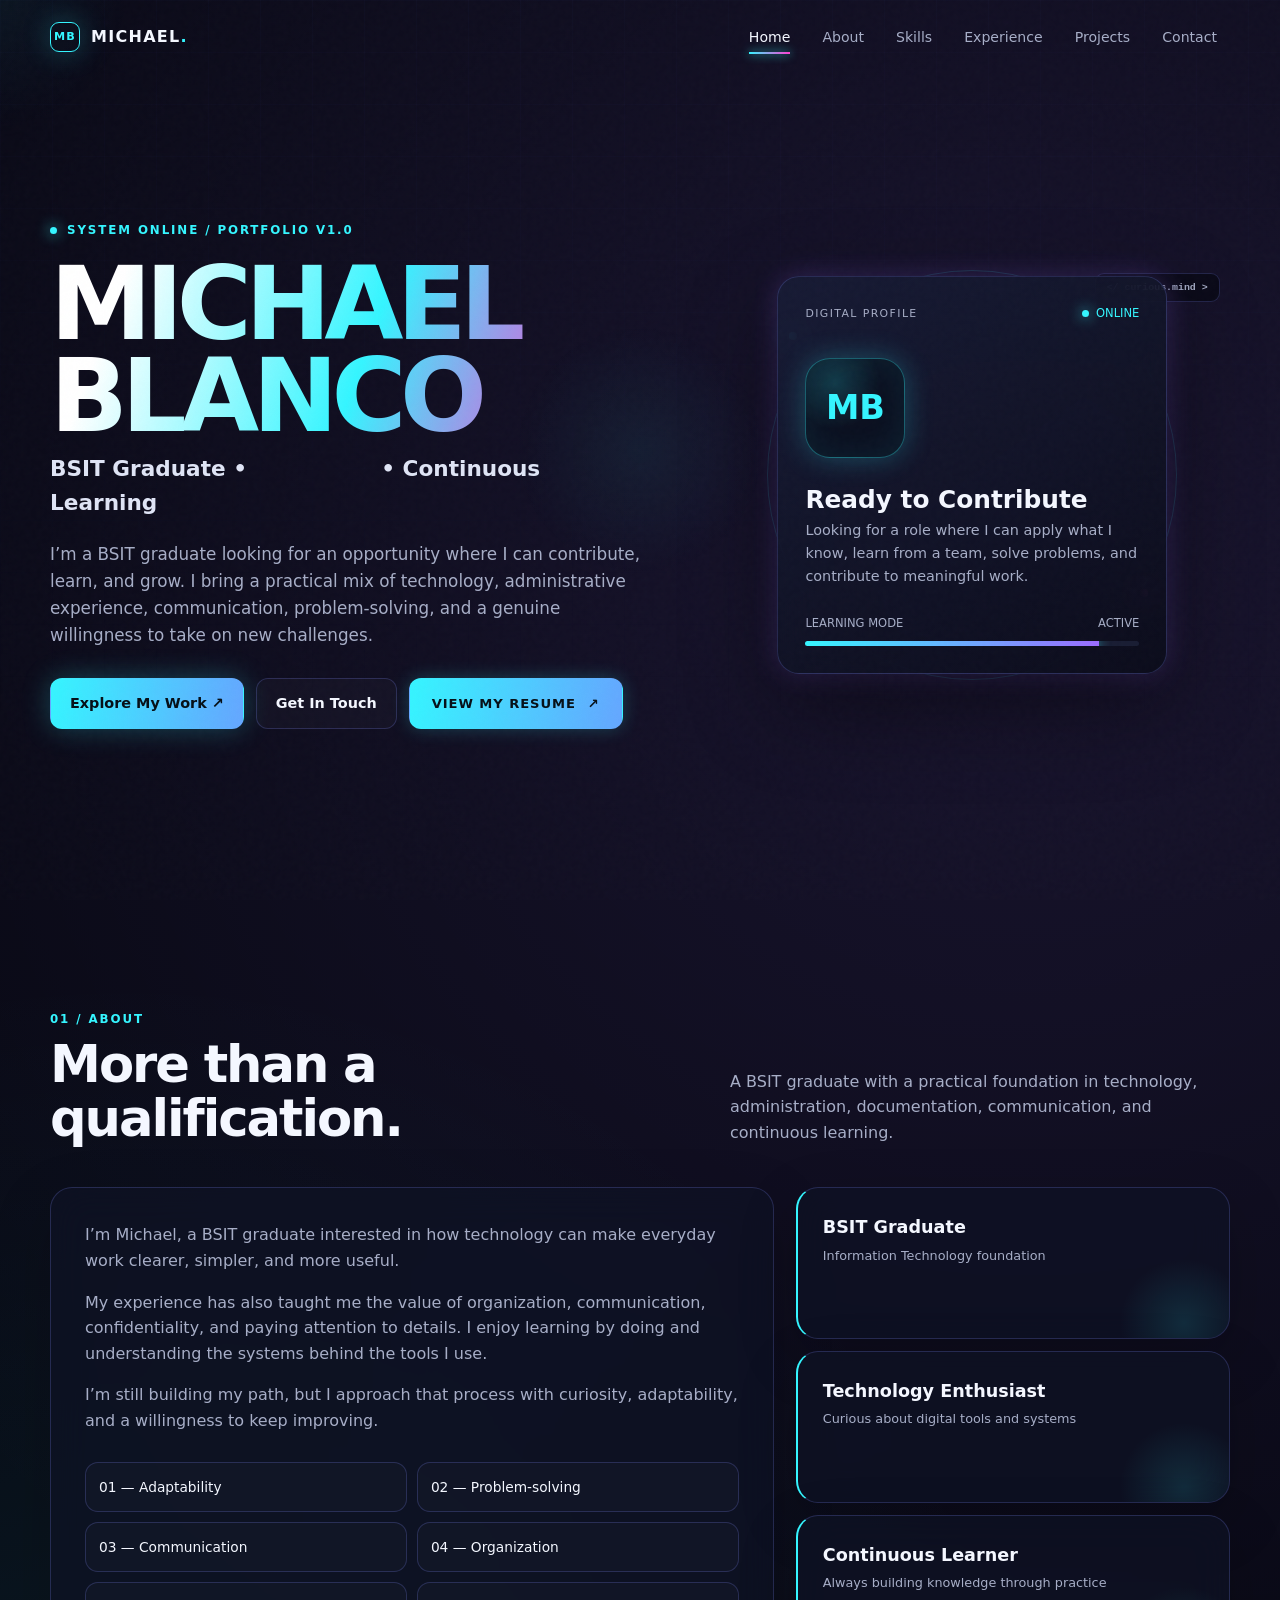
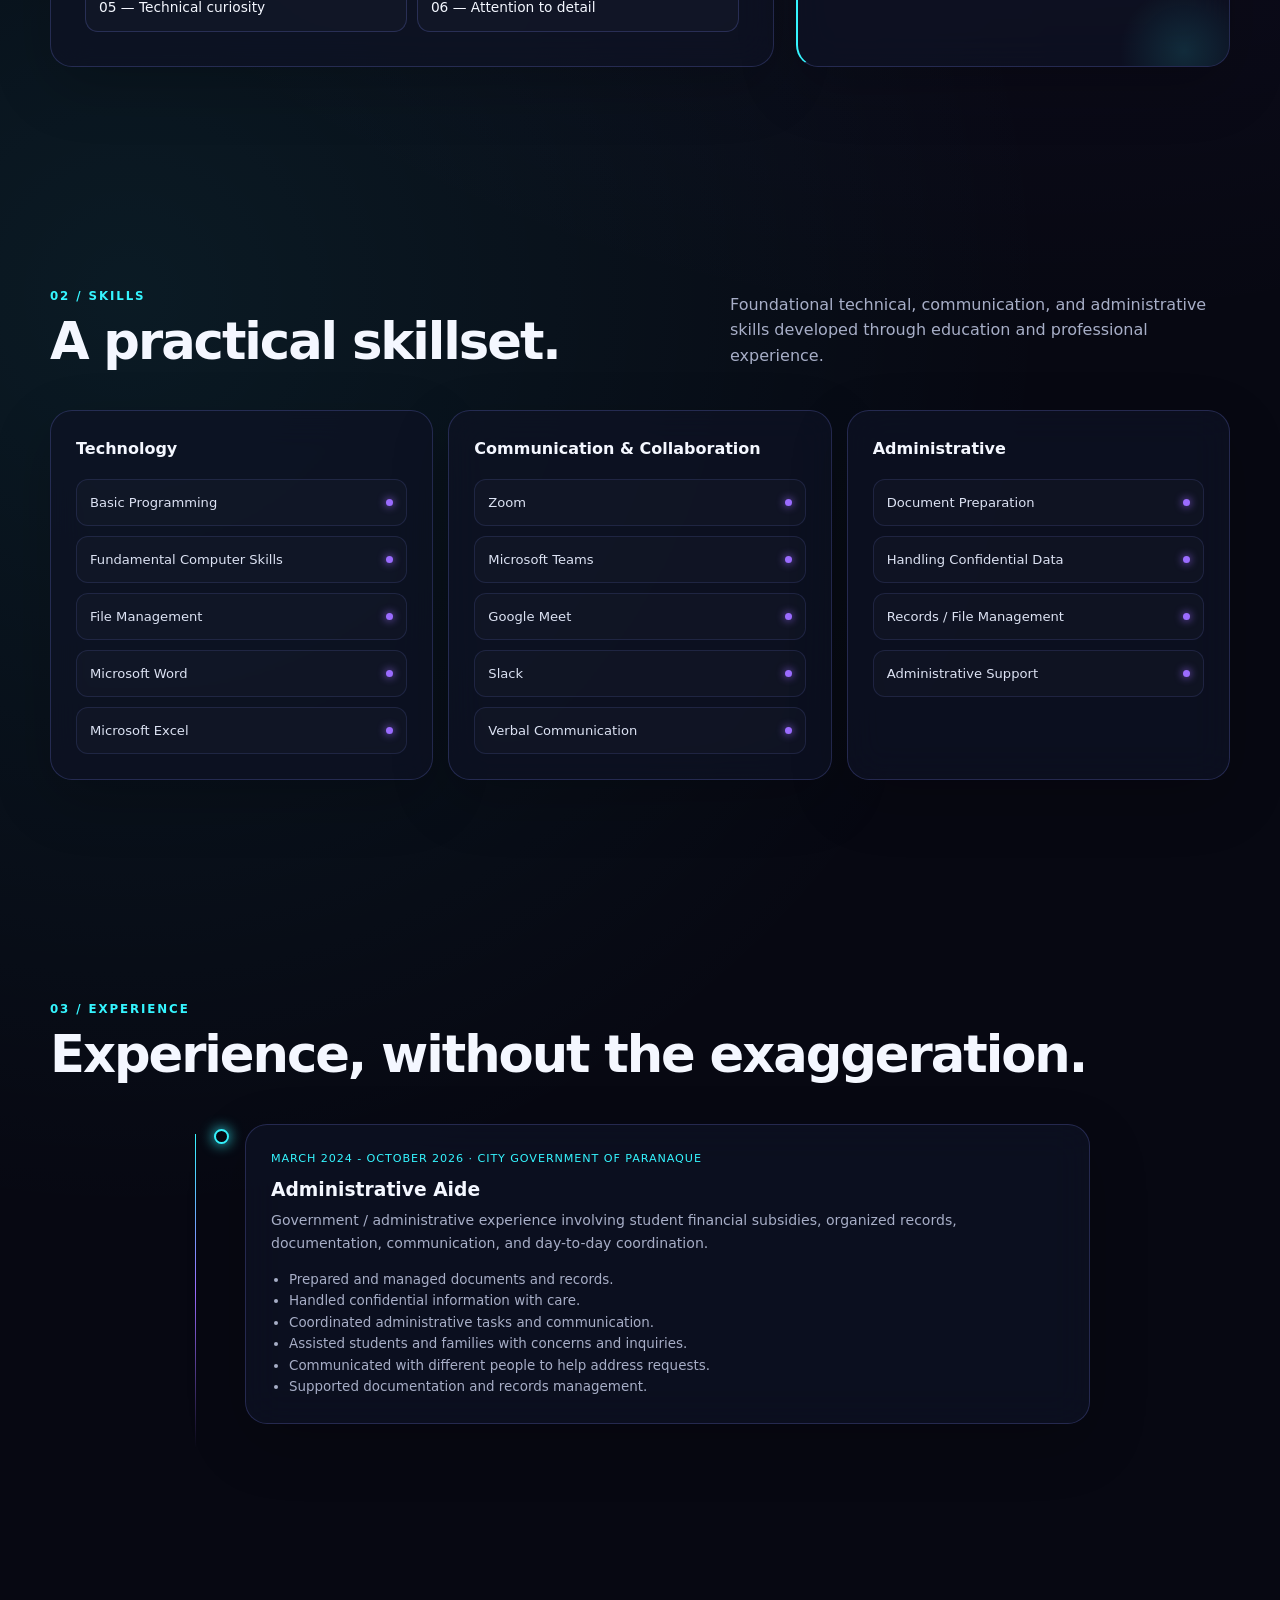
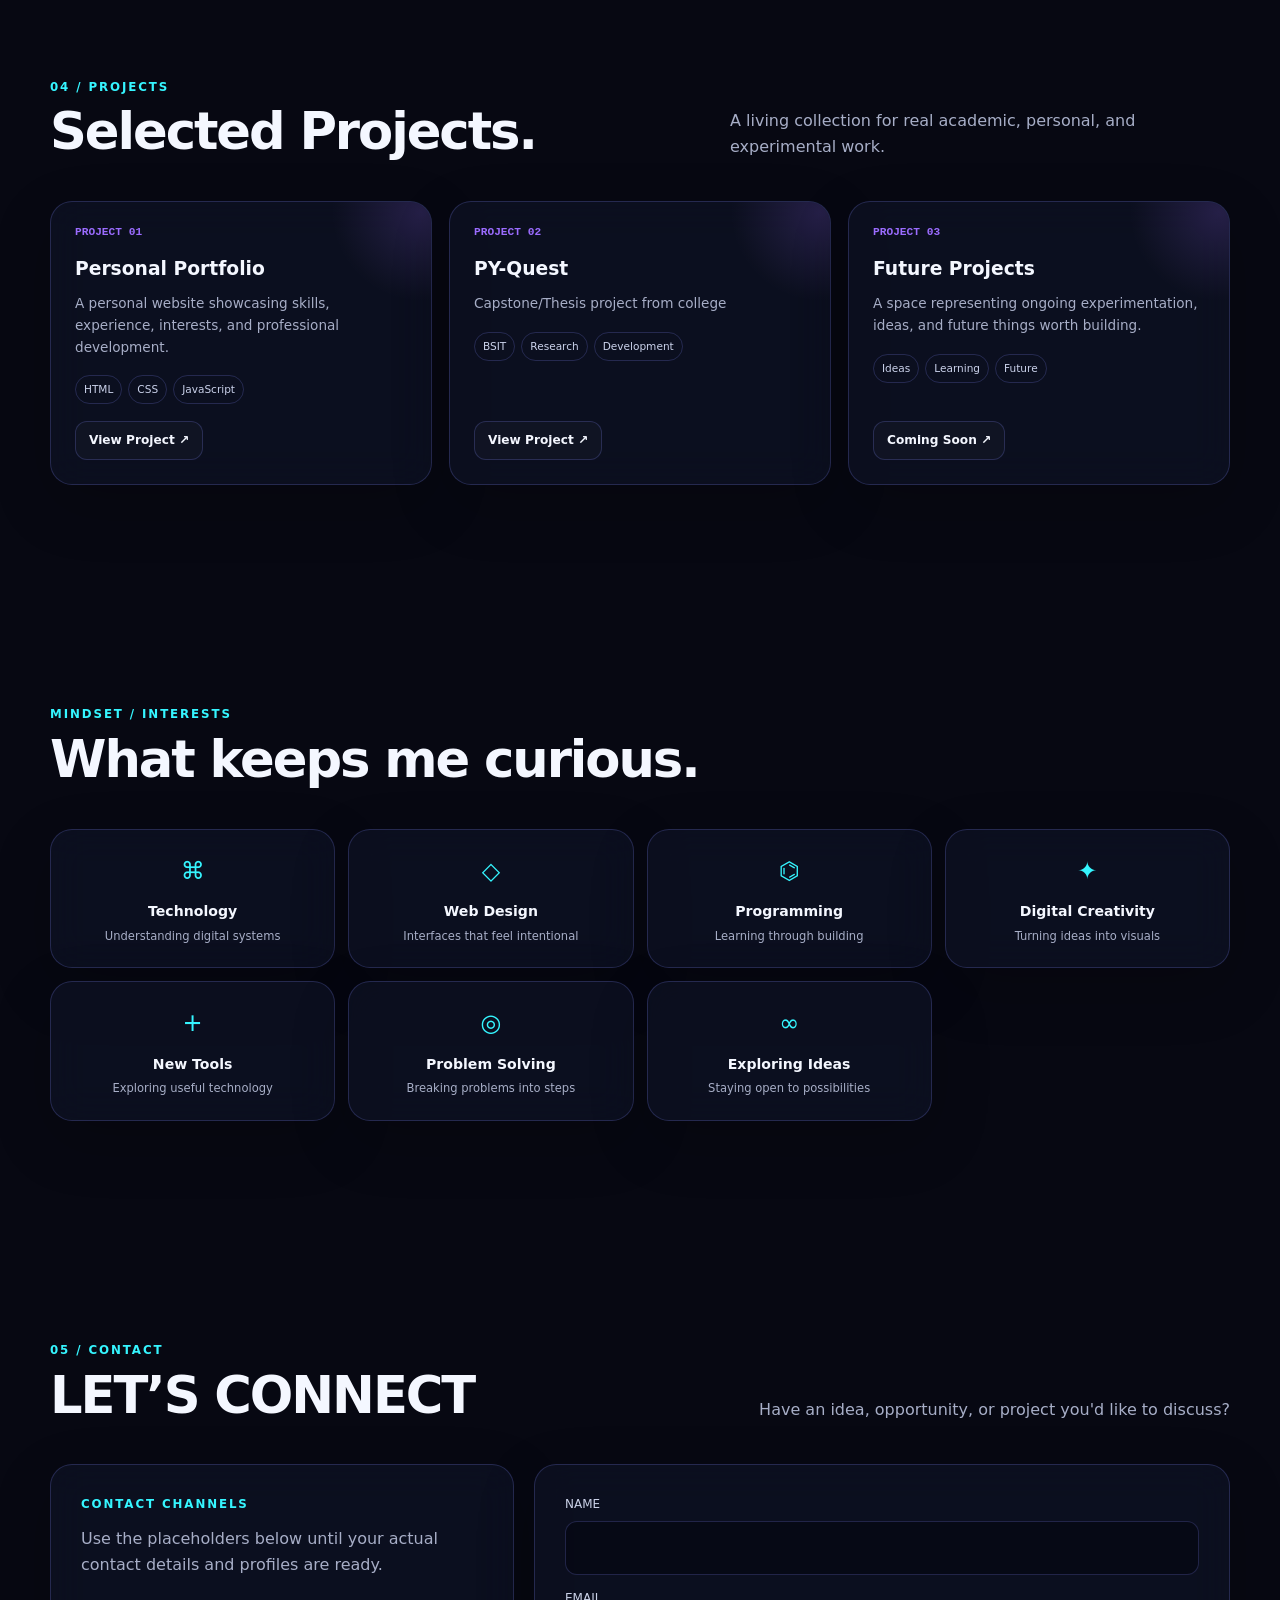
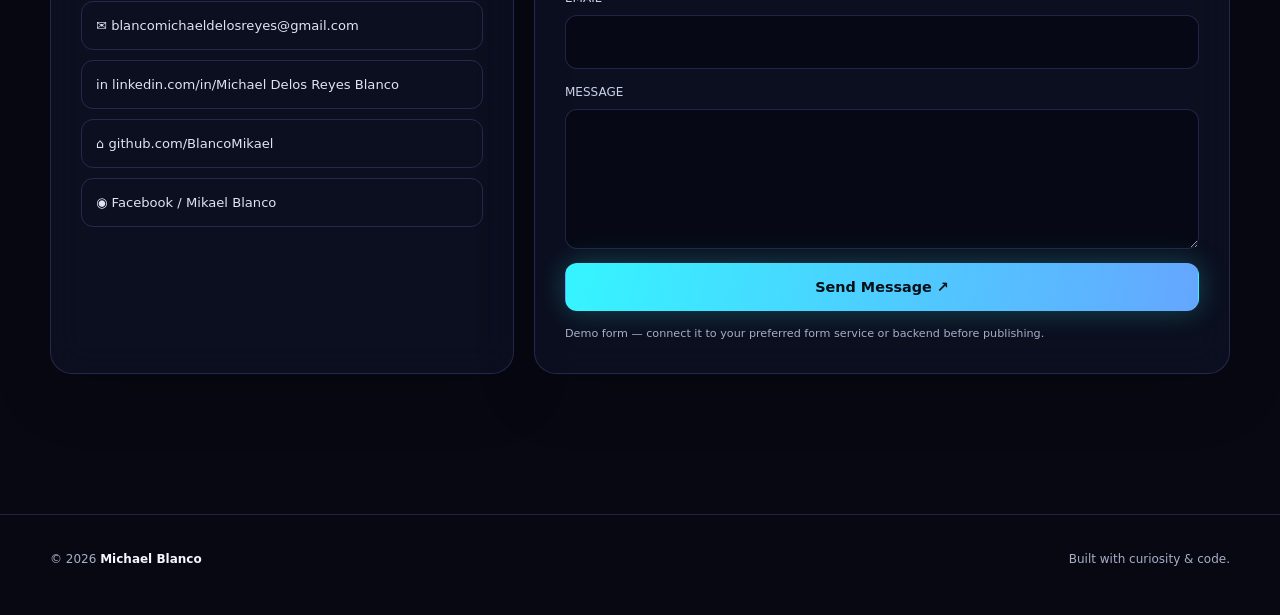
<file: index.html>
<!DOCTYPE html>
<html lang="en">
<head>
<meta charset="UTF-8">
<meta name="viewport" content="width=device-width, initial-scale=1.0">
<meta name="description" content="Michael Blanco — BSIT graduate portfolio">
<title>Michael Blanco | Digital Portfolio</title>
<style>
  :root{
    --bg:#070812;
    --bg-soft:#0d1020;
    --panel:rgba(15,18,36,.72);
    --panel-strong:rgba(19,22,44,.92);
    --cyan:#35f5ff;
    --purple:#9b6cff;
    --magenta:#ff3fd2;
    --blue:#4d7cff;
    --text:#f4f7ff;
    --muted:#a7aec7;
    --line:rgba(126,139,255,.22);
    --glow-cyan:0 0 28px rgba(53,245,255,.25);
    --glow-purple:0 0 28px rgba(155,108,255,.25);
    --radius:22px;
    --max:1180px;
    --transition:260ms cubic-bezier(.2,.8,.2,1);
  }

  *{box-sizing:border-box;margin:0;padding:0}
  html{scroll-behavior:smooth}
  body{
    min-height:100vh;
    background:
      radial-gradient(circle at 80% 10%,rgba(155,108,255,.12),transparent 28%),
      radial-gradient(circle at 10% 35%,rgba(53,245,255,.08),transparent 25%),
      var(--bg);
    color:var(--text);
    font-family:Inter,ui-sans-serif,system-ui,-apple-system,BlinkMacSystemFont,"Segoe UI",sans-serif;
    line-height:1.6;
    overflow-x:hidden;
  }
  body::before{
    content:"";
    position:fixed;
    inset:0;
    pointer-events:none;
    z-index:-2;
    opacity:.42;
    background-image:
      linear-gradient(rgba(84,105,190,.08) 1px,transparent 1px),
      linear-gradient(90deg,rgba(84,105,190,.08) 1px,transparent 1px);
    background-size:52px 52px;
    mask-image:linear-gradient(to bottom,#000,transparent 90%);
  }
  body::after{
    content:"";
    position:fixed;
    inset:0;
    pointer-events:none;
    z-index:20;
    background:radial-gradient(circle 180px at var(--mx,50%) var(--my,50%),rgba(53,245,255,.055),transparent 70%);
  }

  a{color:inherit;text-decoration:none}
  button,input,textarea{font:inherit}
  button{cursor:pointer}
  section{scroll-margin-top:90px}
  .container{width:min(var(--max),calc(100% - 40px));margin:auto}

  .noise{
    position:fixed;inset:0;pointer-events:none;z-index:19;opacity:.035;
    background-image:url("data:image/svg+xml,%3Csvg viewBox='0 0 180 180' xmlns='http://www.w3.org/2000/svg'%3E%3Cfilter id='n'%3E%3CfeTurbulence type='fractalNoise' baseFrequency='.9' numOctaves='2' stitchTiles='stitch'/%3E%3C/filter%3E%3Crect width='100%25' height='100%25' filter='url(%23n)' opacity='.55'/%3E%3C/svg%3E");
  }

  header{
    position:fixed;top:0;left:0;right:0;z-index:50;
    border-bottom:1px solid transparent;
    transition:var(--transition);
  }
  header.scrolled{
    background:rgba(7,8,18,.82);
    backdrop-filter:blur(18px);
    border-color:var(--line);
  }
  nav{
    min-height:74px;display:flex;align-items:center;justify-content:space-between;
  }
  .brand{
    display:flex;align-items:center;gap:11px;font-weight:800;letter-spacing:.08em;
  }
  .brand-mark{
    width:30px;height:30px;border:1px solid var(--cyan);display:grid;place-items:center;
    border-radius:9px;box-shadow:var(--glow-cyan);font-size:.7rem;color:var(--cyan);
  }
  .nav-links{display:flex;gap:6px;align-items:center}
  .nav-links a{
    position:relative;padding:10px 13px;color:var(--muted);font-size:.88rem;transition:var(--transition);
  }
  .nav-links a:hover,.nav-links a.active{color:var(--text)}
  .nav-links a::after{
    content:"";position:absolute;left:13px;right:13px;bottom:4px;height:2px;
    transform:scaleX(0);transform-origin:center;background:linear-gradient(90deg,var(--cyan),var(--magenta));
    transition:var(--transition);box-shadow:0 0 10px var(--cyan);
  }
  .nav-links a.active::after{transform:scaleX(1)}
  .menu-btn{display:none;background:none;border:0;color:var(--text);font-size:1.6rem}

  .hero{min-height:100vh;display:grid;align-items:center;padding:120px 0 70px;position:relative}
  .hero-grid{display:grid;grid-template-columns:1.08fr .92fr;gap:60px;align-items:center}
  .eyebrow,.section-kicker{
    display:flex;align-items:center;gap:10px;color:var(--cyan);font-size:.74rem;
    font-weight:800;letter-spacing:.16em;text-transform:uppercase;
  }
  .status-dot{width:7px;height:7px;border-radius:50%;background:var(--cyan);box-shadow:0 0 14px var(--cyan)}
  .hero h1{
    margin:18px 0 10px;font-size:clamp(3.3rem,8vw,7.3rem);line-height:.9;
    letter-spacing:-.065em;font-weight:900;
    background:linear-gradient(110deg,#fff 12%,var(--cyan) 52%,var(--magenta) 90%);
    -webkit-background-clip:text;background-clip:text;color:transparent;
  }
  .hero-subtitle{font-size:clamp(1rem,2vw,1.35rem);color:#dfe4f5;font-weight:650}
  .hero-copy{max-width:650px;margin:20px 0 30px;color:var(--muted);font-size:1.05rem}
  .actions{display:flex;flex-wrap:wrap;gap:12px}
  .btn{
    display:inline-flex;align-items:center;justify-content:center;gap:9px;
    min-height:48px;padding:0 19px;border-radius:12px;border:1px solid var(--line);
    transition:var(--transition);font-weight:750;font-size:.9rem;
  }
  .btn-primary{background:linear-gradient(100deg,var(--cyan),#65a6ff);color:#061018;border-color:transparent;box-shadow:var(--glow-cyan)}
  .btn-primary:hover{transform:translateY(-3px);box-shadow:0 0 35px rgba(53,245,255,.42)}
  .btn-ghost{background:rgba(255,255,255,.025);color:var(--text)}
  .btn-ghost:hover{border-color:rgba(53,245,255,.55);transform:translateY(-3px);box-shadow:var(--glow-cyan)}

  .hero-interface{position:relative;min-height:460px;display:grid;place-items:center}
  .orbit{
    position:absolute;width:410px;height:410px;border:1px solid rgba(53,245,255,.14);
    border-radius:50%;animation:spin 20s linear infinite;
  }
  .orbit::before,.orbit::after{
    content:"";position:absolute;width:8px;height:8px;border-radius:50%;background:var(--cyan);
    box-shadow:0 0 18px var(--cyan)
  }
  .orbit::before{top:15%;left:5%}.orbit::after{right:7%;bottom:20%;background:var(--magenta);box-shadow:0 0 18px var(--magenta)}
  @keyframes spin{to{transform:rotate(360deg)}}
  .profile-card{
    position:relative;width:min(100%,390px);padding:27px;border:1px solid var(--line);
    border-radius:var(--radius);background:linear-gradient(145deg,rgba(24,28,54,.88),rgba(10,12,25,.86));
    backdrop-filter:blur(18px);box-shadow:0 30px 90px rgba(0,0,0,.45),var(--glow-purple);
  }
  .card-top{display:flex;justify-content:space-between;align-items:center;margin-bottom:35px}
  .mini-label{font-size:.68rem;color:var(--muted);letter-spacing:.13em;text-transform:uppercase}
  .online{color:var(--cyan);font-size:.72rem;display:flex;align-items:center;gap:7px}
  .avatar{
    width:100px;height:100px;border-radius:25px;border:1px solid rgba(53,245,255,.35);
    display:grid;place-items:center;font-size:2.1rem;font-weight:900;color:var(--cyan);
    background:radial-gradient(circle at 30% 25%,rgba(53,245,255,.18),transparent 45%),#0b1020;
    box-shadow:inset 0 0 35px rgba(53,245,255,.08),var(--glow-cyan);
    margin-bottom:22px;
  }
  .profile-card h3{font-size:1.55rem}.profile-card p{color:var(--muted);font-size:.9rem}
  .meter{margin-top:26px}.meter-row{display:flex;justify-content:space-between;color:var(--muted);font-size:.72rem;margin-bottom:8px}
  .meter-bar{height:5px;border-radius:99px;background:#191d33;overflow:hidden}
  .meter-bar span{display:block;height:100%;width:88%;background:linear-gradient(90deg,var(--cyan),var(--purple));box-shadow:0 0 12px var(--cyan)}
  .hero-code{
    position:absolute;right:2%;top:6%;padding:8px 11px;border:1px solid var(--line);
    border-radius:9px;background:rgba(7,8,18,.65);font:600 .62rem ui-monospace,monospace;color:var(--muted);
  }

  .section{padding:110px 0}
  .section-head{display:flex;justify-content:space-between;gap:30px;align-items:end;margin-bottom:42px}
  .section-title{margin-top:9px;font-size:clamp(2rem,4vw,3.2rem);line-height:1.05;letter-spacing:-.04em}
  .section-desc{max-width:500px;color:var(--muted)}
  .glass{
    border:1px solid var(--line);background:var(--panel);backdrop-filter:blur(18px);
    border-radius:var(--radius);box-shadow:0 20px 60px rgba(0,0,0,.2);
  }

  .about-grid{display:grid;grid-template-columns:1.25fr .75fr;gap:22px}
  .about-card{padding:34px}
  .about-card p{color:var(--muted);font-size:1rem;margin-bottom:16px}
  .traits{display:grid;grid-template-columns:repeat(2,1fr);gap:10px;margin-top:28px}
  .trait{padding:13px;border:1px solid var(--line);border-radius:13px;background:rgba(255,255,255,.018);font-size:.86rem}
  .stats{display:grid;gap:12px}
  .stat{padding:25px;border-left:2px solid var(--cyan);position:relative;overflow:hidden}
  .stat::after{content:"";position:absolute;inset:auto -20px -50px auto;width:130px;height:130px;background:radial-gradient(circle,rgba(53,245,255,.12),transparent 70%)}
  .stat strong{display:block;font-size:1.1rem}.stat span{color:var(--muted);font-size:.8rem}

  .skills-grid{display:grid;grid-template-columns:repeat(3,1fr);gap:15px}
  .skill-group{padding:25px}
  .skill-group h3{font-size:1rem;margin-bottom:17px}
  .skill-list{display:grid;gap:10px}
  .skill{
    display:flex;justify-content:space-between;align-items:center;gap:10px;padding:12px 13px;
    border:1px solid rgba(126,139,255,.14);border-radius:12px;color:#dce2f3;font-size:.82rem;
    background:rgba(255,255,255,.018);transition:var(--transition)
  }
  .skill:hover{transform:translateY(-4px);border-color:rgba(53,245,255,.5);box-shadow:var(--glow-cyan)}
  .skill i{width:7px;height:7px;border-radius:50%;background:var(--purple);box-shadow:0 0 9px var(--purple)}

  .timeline{position:relative;max-width:900px;margin:auto;padding-left:25px}
  .timeline::before{content:"";position:absolute;left:5px;top:10px;bottom:10px;width:1px;background:linear-gradient(var(--cyan),var(--purple),transparent)}
  .timeline-item{position:relative;padding:0 0 34px 30px}
  .timeline-item::before{content:"";position:absolute;left:-1px;top:5px;width:11px;height:11px;border-radius:50%;background:var(--bg);border:2px solid var(--cyan);box-shadow:0 0 14px var(--cyan)}
  .timeline-card{padding:25px}
  .timeline-meta{display:flex;gap:10px;flex-wrap:wrap;color:var(--cyan);font-size:.7rem;letter-spacing:.08em;text-transform:uppercase}
  .timeline-card h3{margin:7px 0 5px}.timeline-card p{color:var(--muted);font-size:.88rem}
  .timeline-card ul{margin:14px 0 0 18px;color:var(--muted);font-size:.84rem}

  .projects-grid{display:grid;grid-template-columns:repeat(3,1fr);gap:17px}
  .project{padding:24px;min-height:275px;display:flex;flex-direction:column;transition:var(--transition);position:relative;overflow:hidden}
  .project::before{content:"";position:absolute;width:180px;height:180px;right:-80px;top:-80px;background:radial-gradient(circle,rgba(155,108,255,.18),transparent 70%)}
  .project:hover{transform:translateY(-7px);border-color:rgba(155,108,255,.55);box-shadow:var(--glow-purple)}
  .project-number{color:var(--purple);font:700 .7rem ui-monospace,monospace}
  .project h3{margin:16px 0 9px}.project p{color:var(--muted);font-size:.85rem}
  .tags{display:flex;flex-wrap:wrap;gap:6px;margin:17px 0}
  .tag{font-size:.66rem;padding:5px 8px;border:1px solid var(--line);border-radius:99px;color:#cbd3ec}
  .project .btn{margin-top:auto;align-self:flex-start;min-height:39px;padding:0 13px;font-size:.76rem}

  .beyond{padding:45px;text-align:center;position:relative;overflow:hidden}
  .beyond::before{content:"";position:absolute;inset:0;background:radial-gradient(circle at 50% 0,rgba(53,245,255,.11),transparent 55%)}
  .beyond h2{position:relative;font-size:clamp(2rem,5vw,4rem);letter-spacing:-.05em}
  .beyond p{position:relative;max-width:720px;margin:16px auto 0;color:var(--muted);font-size:1.02rem}

  .interest-grid{display:grid;grid-template-columns:repeat(4,1fr);gap:13px}
  .interest{padding:22px;text-align:center;transition:var(--transition)}
  .interest:hover{transform:translateY(-5px);border-color:rgba(53,245,255,.45);box-shadow:var(--glow-cyan)}
  .interest-icon{font-size:1.5rem;margin-bottom:10px;color:var(--cyan)}
  .interest h3{font-size:.88rem}.interest p{font-size:.72rem;color:var(--muted);margin-top:4px}

  .contact-grid{display:grid;grid-template-columns:.8fr 1.2fr;gap:20px}
  .contact-info,.contact-form{padding:30px}
  .contact-info p{color:var(--muted);margin:12px 0 24px}
  .contact-links{display:grid;gap:10px}
  .contact-link{padding:13px 14px;border:1px solid var(--line);border-radius:12px;color:#dfe4f4;font-size:.82rem;transition:var(--transition)}
  .contact-link:hover{border-color:var(--cyan);transform:translateX(4px)}
  form{display:grid;gap:14px}
  label{font-size:.75rem;color:#cbd2e8;margin-bottom:-7px}
  input,textarea{
    width:100%;border:1px solid var(--line);border-radius:12px;background:rgba(5,7,16,.55);
    color:var(--text);padding:13px 14px;outline:none;transition:var(--transition)
  }
  input:focus,textarea:focus{border-color:var(--cyan);box-shadow:0 0 0 3px rgba(53,245,255,.08)}
  textarea{min-height:140px;resize:vertical}
  .form-note{color:var(--muted);font-size:.7rem}

  footer{padding:35px 0 45px;border-top:1px solid var(--line);margin-top:30px}
  .footer-inner{display:flex;justify-content:space-between;gap:20px;color:var(--muted);font-size:.75rem}
  .footer-inner strong{color:var(--text)}

  .reveal{opacity:0;transform:translateY(22px);transition:opacity .75s ease,transform .75s ease}
  .reveal.visible{opacity:1;transform:none}
  .cursor-glow{position:fixed;width:280px;height:280px;border-radius:50%;pointer-events:none;z-index:-1;transform:translate(-50%,-50%);background:radial-gradient(circle,rgba(53,245,255,.05),transparent 65%)}

  @media(max-width:900px){
    .nav-links{position:absolute;top:74px;left:20px;right:20px;display:none;flex-direction:column;align-items:stretch;padding:10px;background:rgba(10,12,25,.95);backdrop-filter:blur(18px);border:1px solid var(--line);border-radius:16px}
    .nav-links.open{display:flex}.nav-links a{padding:13px 15px}.menu-btn{display:block}
    .hero-grid,.about-grid,.contact-grid{grid-template-columns:1fr}
    .hero-interface{min-height:390px;order:-1}
    .skills-grid,.projects-grid{grid-template-columns:repeat(2,1fr)}
    .interest-grid{grid-template-columns:repeat(2,1fr)}
    .section-head{display:block}.section-desc{margin-top:14px}
  }
  @media(max-width:600px){
    .container{width:min(var(--max),calc(100% - 26px))}
    .section{padding:80px 0}
    .hero{padding-top:105px}.hero h1{font-size:clamp(3rem,17vw,5rem)}
    .hero-interface{min-height:340px}.orbit{width:300px;height:300px}.profile-card{max-width:340px;padding:22px}
    .traits,.skills-grid,.projects-grid{grid-template-columns:1fr}
    .interest-grid{grid-template-columns:repeat(2,1fr)}
    .about-card,.contact-info,.contact-form,.beyond{padding:24px}
    .footer-inner{flex-direction:column}
  }

  @media(prefers-reduced-motion:reduce){
    html{scroll-behavior:auto}
    *,*::before,*::after{animation-duration:.01ms!important;animation-iteration-count:1!important;transition-duration:.01ms!important}
    .reveal{opacity:1;transform:none}
  }
  
</style>
</head>
<body>
<div class="noise"></div>
<div class="cursor-glow" id="cursorGlow"></div>

<header id="header">
  <nav class="container" aria-label="Main navigation">
    <a href="#home" class="brand"><span class="brand-mark">MB</span><span>MICHAEL<span style="color:var(--cyan)">.</span></span></a>
    <button class="menu-btn" id="menuBtn" aria-label="Open navigation menu" aria-expanded="false">☰</button>
    <div class="nav-links" id="navLinks">
      <a class="active" href="#home">Home</a>
      <a href="#about">About</a>
      <a href="#skills">Skills</a>
      <a href="#experience">Experience</a>
      <a href="#projects">Projects</a>
      <a href="#contact">Contact</a>
    </div>
  </nav>
</header>

<main>
  <section class="hero" id="home">
    <div class="container hero-grid">
      <div class="reveal">
        <div class="eyebrow"><span class="status-dot"></span> SYSTEM ONLINE / PORTFOLIO v1.0</div>
        <h1>MICHAEL<br>BLANCO</h1>
        <div class="hero-subtitle">BSIT Graduate • <span id="rotatingText">Technology</span> • Continuous Learning</div>
        <p class="hero-copy">I’m a BSIT graduate looking for an opportunity where I can contribute, learn, and grow. I bring a practical mix of technology, administrative experience, communication, problem-solving, and a genuine willingness to take on new challenges.</p>
        <div class="actions">
          <a class="btn btn-primary" href="#projects">Explore My Work ↗</a>
          <a class="btn btn-ghost" href="#contact">Get In Touch</a>
          <a href="RESUME.pdf" class="cyber-primary-btn">
  <span>VIEW MY RESUME</span>
  <span>↗</span>
</a>
        </div>
        
        
      </div>

      <div class="hero-interface reveal">
        <div class="orbit"></div>
        <div class="hero-code">&lt;/ curious.mind &gt;</div>
        <article class="profile-card">
          <div class="card-top">
            <span class="mini-label">Digital Profile</span>
            <span class="online"><span class="status-dot"></span> ONLINE</span>
          </div>
          <div class="avatar" aria-hidden="true">MB</div>
          <h3>Ready to Contribute</h3>
          <p>Looking for a role where I can apply what I know, learn from a team, solve problems, and contribute to meaningful work.</p>
          <div class="meter">
            <div class="meter-row"><span>LEARNING MODE</span><span>ACTIVE</span></div>
            <div class="meter-bar"><span></span></div>
          </div>
        </article>
      </div>
    </div>
  </section>

  <section class="section" id="about">
    <div class="container">
      <div class="section-head reveal">
        <div><div class="section-kicker">01 / ABOUT</div><h2 class="section-title">More than a qualification.</h2></div>
        <p class="section-desc">A BSIT graduate with a practical foundation in technology, administration, documentation, communication, and continuous learning.</p>
        
      </div>
      <div class="about-grid">
        <article class="glass about-card reveal">
          <p>I’m Michael, a BSIT graduate interested in how technology can make everyday work clearer, simpler, and more useful.</p>
          <p>My experience has also taught me the value of organization, communication, confidentiality, and paying attention to details. I enjoy learning by doing and understanding the systems behind the tools I use.</p>
          <p>I’m still building my path, but I approach that process with curiosity, adaptability, and a willingness to keep improving.</p>
          <div class="traits">
            <div class="trait">01 — Adaptability</div><div class="trait">02 — Problem-solving</div>
            <div class="trait">03 — Communication</div><div class="trait">04 — Organization</div>
            <div class="trait">05 — Technical curiosity</div><div class="trait">06 — Attention to detail</div>
          </div>
        </article>
        <div class="stats reveal">
          <div class="glass stat"><strong>BSIT Graduate</strong><span>Information Technology foundation</span></div>
          <div class="glass stat"><strong>Technology Enthusiast</strong><span>Curious about digital tools and systems</span></div>
          <div class="glass stat"><strong>Continuous Learner</strong><span>Always building knowledge through practice</span></div>
        </div>
      </div>
    </div>
  </section>

  <section class="section" id="skills">
    <div class="container">
      <div class="section-head reveal">
        <div><div class="section-kicker">02 / SKILLS</div><h2 class="section-title">A practical skillset.</h2></div>
        <p class="section-desc">Foundational technical, communication, and administrative skills developed through education and professional experience.</p>
      </div>
      <div class="skills-grid">
        <article class="glass skill-group reveal"><h3>Technology</h3><div class="skill-list">
          <div class="skill">Basic Programming <i></i></div><div class="skill">Fundamental Computer Skills <i></i></div>
          <div class="skill">File Management <i></i></div><div class="skill">Microsoft Word <i></i></div><div class="skill">Microsoft Excel <i></i></div>
        </div></article>
        <article class="glass skill-group reveal"><h3>Communication & Collaboration</h3><div class="skill-list">
          <div class="skill">Zoom <i></i></div><div class="skill">Microsoft Teams <i></i></div>
          <div class="skill">Google Meet <i></i></div><div class="skill">Slack <i></i></div><div class="skill">Verbal Communication <i></i></div>
        </div></article>
        <article class="glass skill-group reveal"><h3>Administrative</h3><div class="skill-list">
          <div class="skill">Document Preparation <i></i></div><div class="skill">Handling Confidential Data <i></i></div>
          <div class="skill">Records / File Management <i></i></div><div class="skill">Administrative Support <i></i></div>
        </div></article>
      </div>
    </div>
  </section>

  <section class="section" id="experience">
    <div class="container">
      <div class="section-head reveal">
        <div><div class="section-kicker">03 / EXPERIENCE</div><h2 class="section-title">Experience, without the exaggeration.</h2></div>
        
      </div>
      <div class="timeline">
        <div class="timeline-item reveal"><article class="glass timeline-card">
          <div class="timeline-meta">March 2024 - October 2026 · City Government of Paranaque</div><h3>Administrative Aide</h3>
          <p>Government / administrative experience involving student financial subsidies, organized records, documentation, communication, and day-to-day coordination.</p>
          <ul><li>Prepared and managed documents and records.</li><li>Handled confidential information with care.</li><li>Coordinated administrative tasks and communication.</li><li>Assisted students and families with concerns and inquiries.</li><li>Communicated with different people to help address requests.</li><li>Supported documentation and records management.</li></ul>
        </article></div>
        
      </div>
    </div>
  </section>

  <section class="section" id="projects">
    <div class="container">
      <div class="section-head reveal">
        <div><div class="section-kicker">04 / PROJECTS</div><h2 class="section-title">Selected Projects.</h2></div>
        <p class="section-desc">A living collection for real academic, personal, and experimental work.</p>
      </div>
      <div class="projects-grid">
        <article class="glass project reveal"><span class="project-number">PROJECT 01</span><h3>Personal Portfolio</h3><p>A personal website showcasing skills, experience, interests, and professional development.</p><div class="tags"><span class="tag">HTML</span><span class="tag">CSS</span><span class="tag">JavaScript</span></div><a class="btn btn-ghost" href="#home">View Project ↗</a></article>
        <article class="glass project reveal"><span class="project-number">PROJECT 02</span><h3>PY-Quest</h3><p> Capstone/Thesis project from college</p><div class="tags"><span class="tag">BSIT</span><span class="tag">Research</span><span class="tag">Development</span></div><a class="btn btn-ghost" href="pyquest.html">View Project ↗</a></article>
        <article class="glass project reveal"><span class="project-number">PROJECT 03</span><h3>Future Projects</h3><p>A space representing ongoing experimentation, ideas, and future things worth building.</p><div class="tags"><span class="tag">Ideas</span><span class="tag">Learning</span><span class="tag">Future</span></div><a class="btn btn-ghost" href="#contact">Coming Soon ↗</a></article>
      </div>
    </div>
  </section>

  
      

<style>
.cyber-primary-btn {
  display: inline-flex;
  align-items: center;
  gap: 12px;

  padding: 14px 22px;

  color: #061018;
  background: linear-gradient(
    100deg,
    #35f5ff,
    #65a6ff
  );

  border: 1px solid transparent;
  border-radius: 12px;

  font-weight: 800;
  font-size: 0.82rem;
  letter-spacing: 0.07em;

  text-decoration: none;

  box-shadow:
    0 0 18px rgba(53, 245, 255, 0.22);

  transition: all 0.3s ease;
}

.cyber-primary-btn:hover {
  transform: translateY(-4px);

  background: linear-gradient(
    100deg,
    #35f5ff,
    #9b6cff,
    #ff3fd2
  );

  box-shadow:
    0 0 20px rgba(53, 245, 255, 0.4),
    0 0 45px rgba(155, 108, 255, 0.2);
}

.cyber-primary-btn:active {
  transform: translateY(-1px);
}

.cyber-primary-btn:focus-visible {
  outline: 2px solid #35f5ff;
  outline-offset: 4px;
}
  </style>
    

  <section class="section">
    <div class="container">
      <div class="section-head reveal">
        <div><div class="section-kicker">MINDSET / INTERESTS</div><h2 class="section-title">What keeps me curious.</h2></div>
      </div>
      <div class="interest-grid">
        <article class="glass interest reveal"><div class="interest-icon">⌘</div><h3>Technology</h3><p>Understanding digital systems</p></article>
        <article class="glass interest reveal"><div class="interest-icon">◇</div><h3>Web Design</h3><p>Interfaces that feel intentional</p></article>
        <article class="glass interest reveal"><div class="interest-icon">⌬</div><h3>Programming</h3><p>Learning through building</p></article>
        <article class="glass interest reveal"><div class="interest-icon">✦</div><h3>Digital Creativity</h3><p>Turning ideas into visuals</p></article>
        <article class="glass interest reveal"><div class="interest-icon">+</div><h3>New Tools</h3><p>Exploring useful technology</p></article>
        <article class="glass interest reveal"><div class="interest-icon">◎</div><h3>Problem Solving</h3><p>Breaking problems into steps</p></article>
        <article class="glass interest reveal"><div class="interest-icon">∞</div><h3>Exploring Ideas</h3><p>Staying open to possibilities</p></article>
      </div>
    </div>
  </section>

  <section class="section" id="contact">
    <div class="container">
      <div class="section-head reveal">
        <div><div class="section-kicker">05 / CONTACT</div><h2 class="section-title">LET’S CONNECT</h2></div>
        <p class="section-desc">Have an idea, opportunity, or project you'd like to discuss?</p>
      </div>
      <div class="contact-grid">
        <article class="glass contact-info reveal">
          <div class="section-kicker">CONTACT CHANNELS</div>
          <p>Use the placeholders below until your actual contact details and profiles are ready.</p>
          <div class="contact-links">
            <a class="contact-link" href="mailto:blancomichaeldelosreyes@gmail.com">✉ blancomichaeldelosreyes@gmail.com</a>
            <a class="contact-link" href="https://www.linkedin.com/in/michael-delos-reyes-blanco-5b01b342a/?skipRedirect=true" >in linkedin.com/in/Michael Delos Reyes Blanco</a>
            <a class="contact-link" href="https://github.com/BlancoMikael" >⌂ github.com/BlancoMikael</a>
            <a class="contact-link" href="https://web.facebook.com/mishadmitriblanco/" >◉ Facebook / Mikael Blanco</a>
          </div>
        </article>
        <article class="glass contact-form reveal">
          <form id="contactForm">
            <label for="name">NAME</label><input id="name" name="name" autocomplete="name" required>
            <label for="email">EMAIL</label><input id="email" name="email" type="email" autocomplete="email" required>
            <label for="message">MESSAGE</label><textarea id="message" name="message" required></textarea>
            <button class="btn btn-primary" type="submit">Send Message ↗</button>
            <div class="form-note" id="formNote">Demo form — connect it to your preferred form service or backend before publishing.</div>
          </form>
        </article>
      </div>
    </div>
  </section>
</main>

<footer>
  <div class="container footer-inner">
    <span>© 2026 <strong>Michael Blanco</strong></span>
    <span>Built with curiosity & code.</span>
  </div>
</footer>

<script>
  const header = document.getElementById('header');
  const menuBtn = document.getElementById('menuBtn');
  const navLinks = document.getElementById('navLinks');
  const cursorGlow = document.getElementById('cursorGlow');
  const rotatingText = document.getElementById('rotatingText');

  window.addEventListener('scroll', () => {
    header.classList.toggle('scrolled', window.scrollY > 20);
  }, {passive:true});

  menuBtn.addEventListener('click', () => {
    const open = navLinks.classList.toggle('open');
    menuBtn.setAttribute('aria-expanded', open);
    menuBtn.setAttribute('aria-label', open ? 'Close navigation menu' : 'Open navigation menu');
  });

  navLinks.querySelectorAll('a').forEach(link => {
    link.addEventListener('click', () => {
      navLinks.classList.remove('open');
      menuBtn.setAttribute('aria-expanded', 'false');
      menuBtn.setAttribute('aria-label', 'Open navigation menu');
    });
  });

  const sections = document.querySelectorAll('main section[id]');
  const links = document.querySelectorAll('.nav-links a');
  const observer = new IntersectionObserver(entries => {
    entries.forEach(entry => {
      if(entry.isIntersecting){
        links.forEach(link => link.classList.toggle('active', link.getAttribute('href') === '#' + entry.target.id));
      }
    });
  }, {rootMargin:'-35% 0px -55% 0px',threshold:0});
  sections.forEach(section => observer.observe(section));

  const revealObserver = new IntersectionObserver(entries => {
    entries.forEach(entry => {
      if(entry.isIntersecting){
        entry.target.classList.add('visible');
        revealObserver.unobserve(entry.target);
      }
    });
  }, {threshold:.12});
  document.querySelectorAll('.reveal').forEach(el => revealObserver.observe(el));

  if(window.matchMedia('(pointer:fine)').matches){
    window.addEventListener('pointermove', e => {
      document.documentElement.style.setProperty('--mx', e.clientX + 'px');
      document.documentElement.style.setProperty('--my', e.clientY + 'px');
      cursorGlow.style.left = e.clientX + 'px';
      cursorGlow.style.top = e.clientY + 'px';
    }, {passive:true});
  }

  const words = ['Technology','Creativity','Problem Solving','Curiosity'];
  let wordIndex = 0;
  if(!window.matchMedia('(prefers-reduced-motion: reduce)').matches){
    setInterval(() => {
      wordIndex = (wordIndex + 1) % words.length;
      rotatingText.animate(
        [{opacity:1,transform:'translateY(0)'},{opacity:0,transform:'translateY(5px)'}],
        {duration:180,fill:'forwards'}
      ).finished.then(() => {
        rotatingText.textContent = words[wordIndex];
        rotatingText.animate(
          [{opacity:0,transform:'translateY(-5px)'},{opacity:1,transform:'translateY(0)'}],
          {duration:220,fill:'forwards'}
        );
      });
    }, 2200);
  }

  document.getElementById('contactForm').addEventListener('submit', e => {
    e.preventDefault();
    document.getElementById('formNote').textContent =
      'Message captured locally. Connect this form to an email service or backend to receive submissions.';
  });
</script>
</body>
</html>
</file>
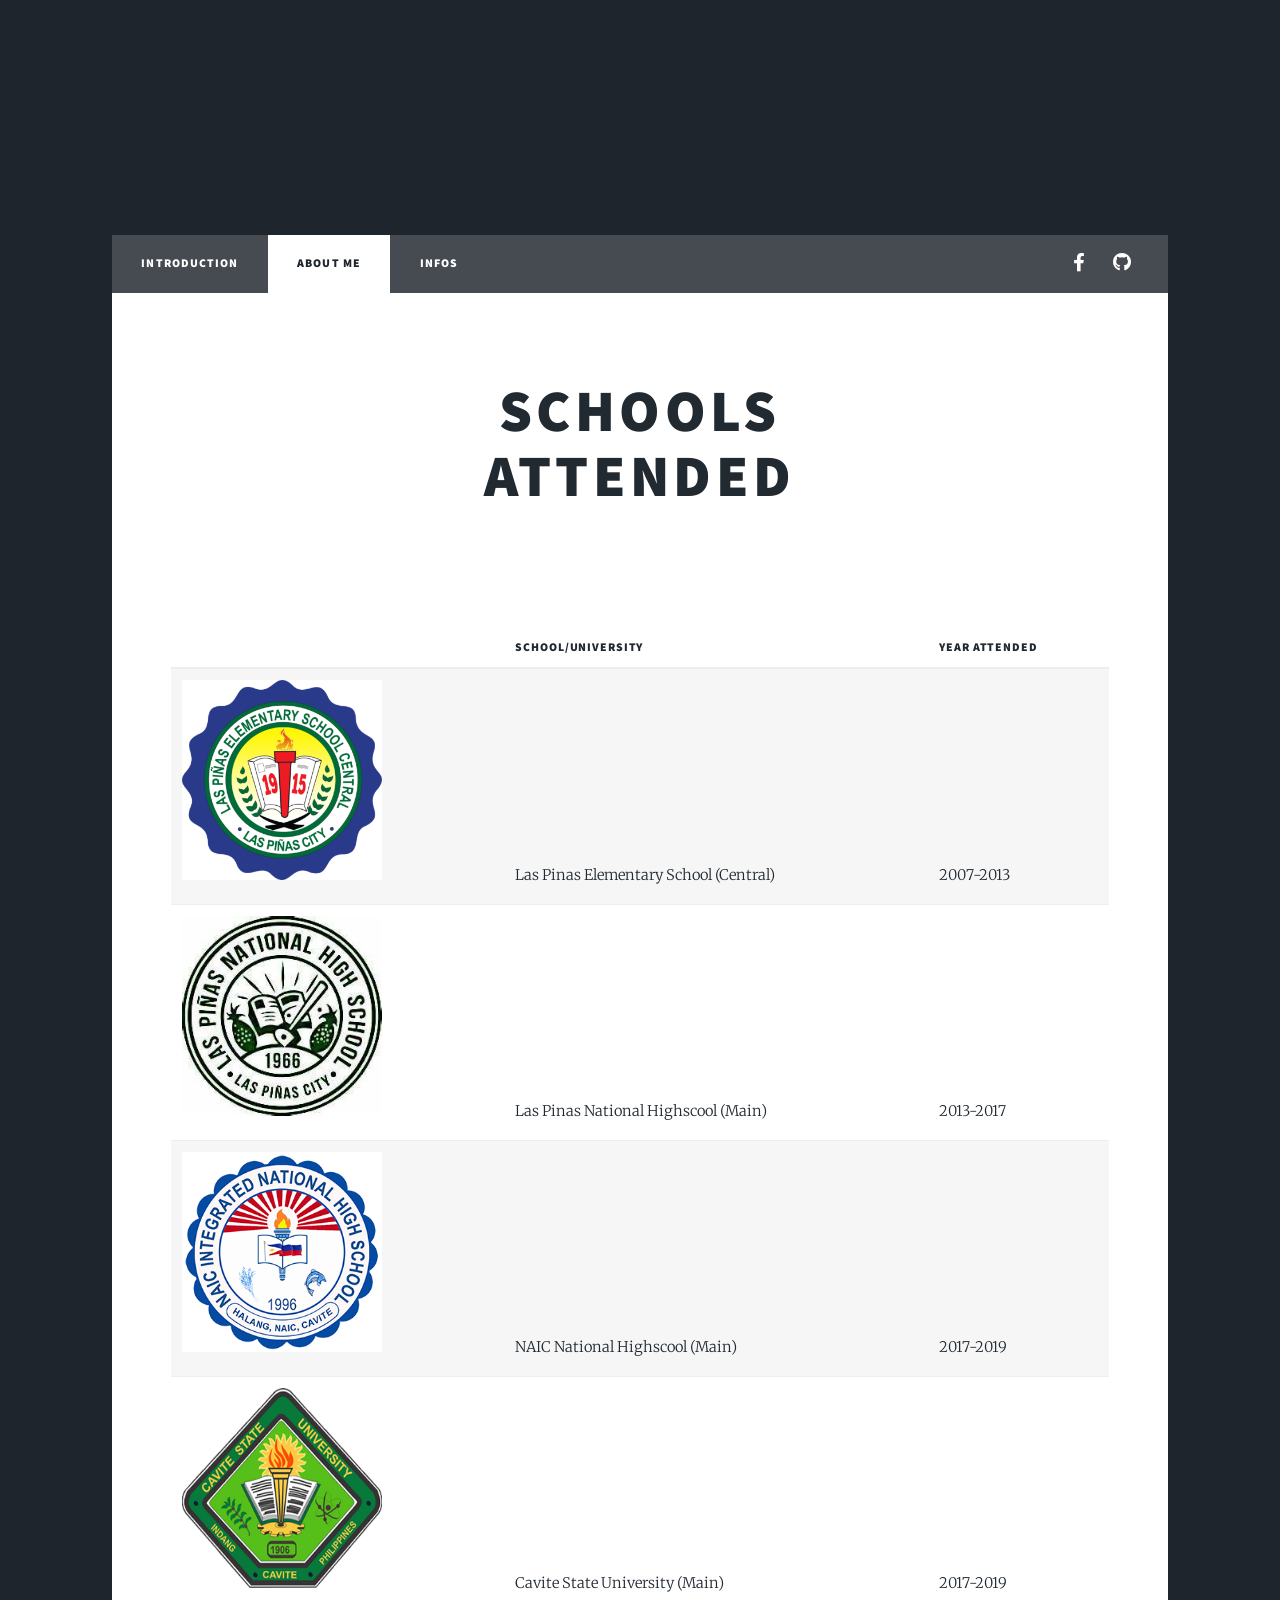
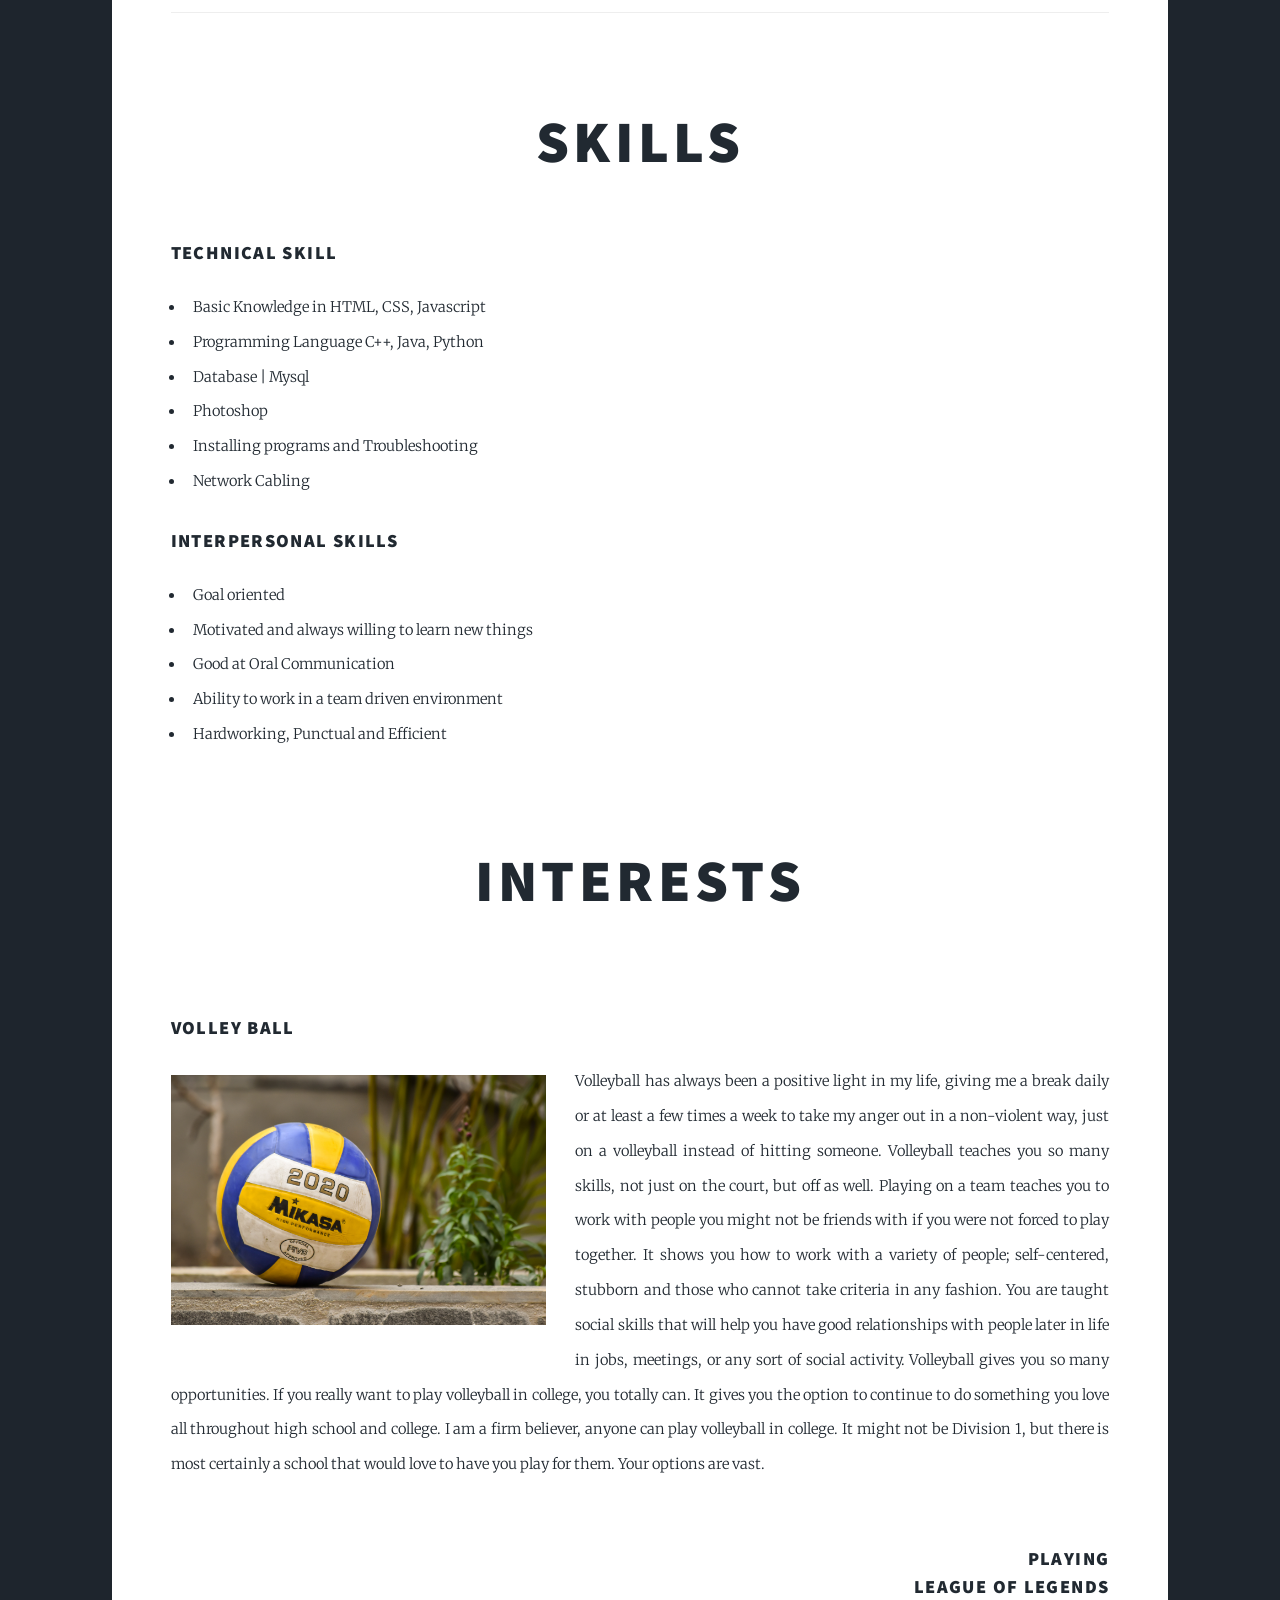
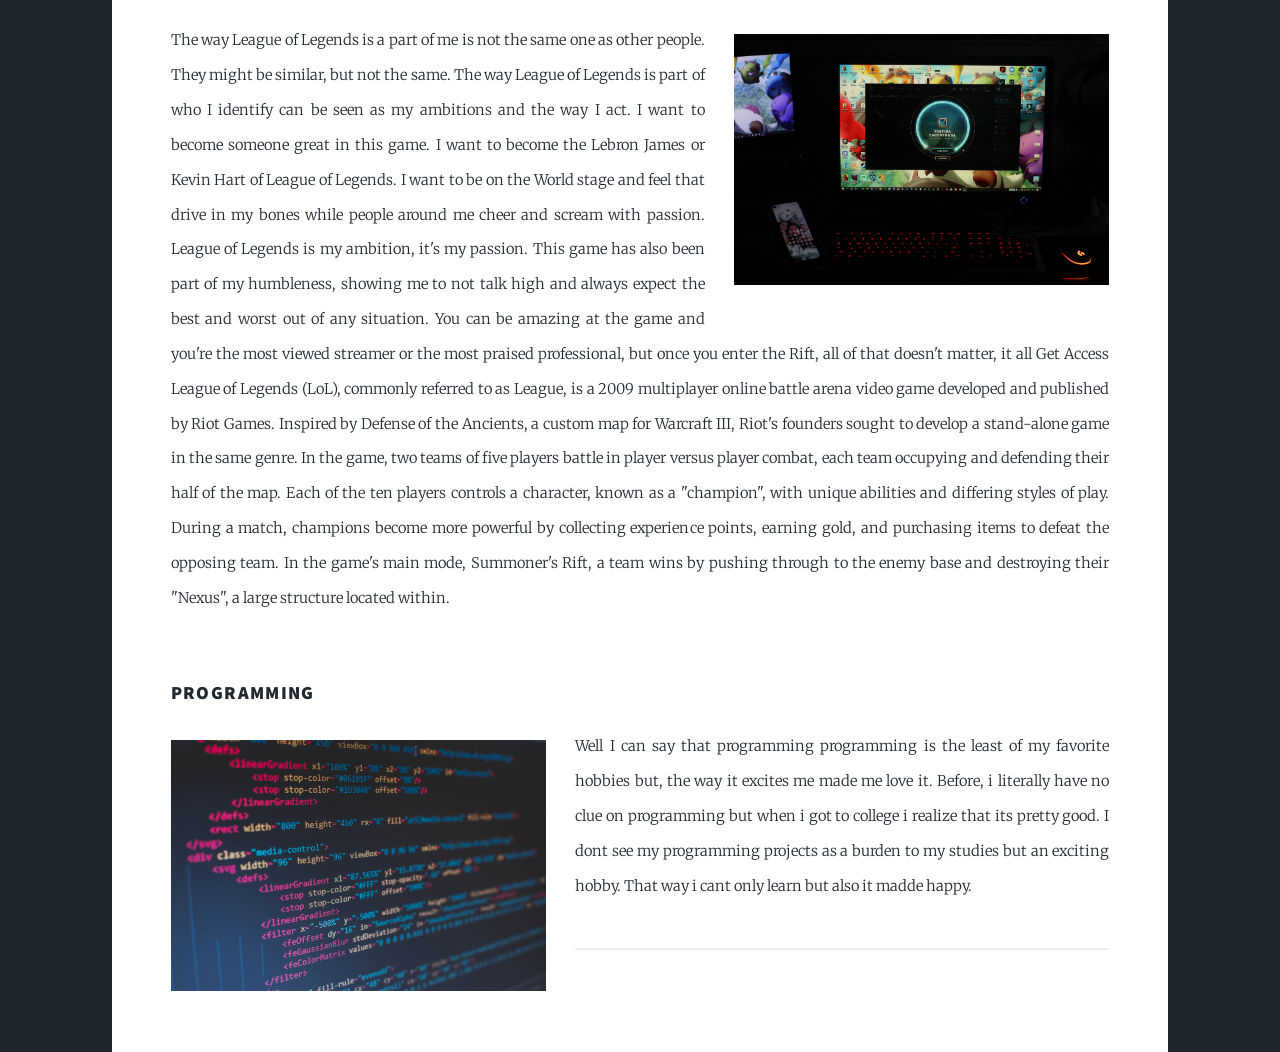
<file: 1.html>
<!DOCTYPE HTML>

<html>
	<head>
		<title>Educational Background</title>
		<meta charset="utf-8" />
		<meta name="viewport" content="width=device-width, initial-scale=1, user-scalable=no" />
		<link rel="stylesheet" href="assets/css/main.css" />
		<noscript><link rel="stylesheet" href="assets/css/noscript.css" /></noscript>
	</head>
	<body class="is-preload">

		<!-- Wrapper -->
			<div id="wrapper" ">
			

				


				<!-- Header -->
					<header id="header">
						
					</header>

				<!-- Nav -->
					<nav id="nav">
						<ul class="links">
							<li><a href="index.html">Introduction</a></li>
							<li class="active"><a href="1.html">About Me</a></li>
							<li ><a href="2.html">Infos</a></li>
							</ul>
							<ul class="icons">

							<li><a href="https://www.facebook.com/michaeldelosreyes.blanco/" class="icon brands fa-facebook-f"><span class="label">Facebook</span></a></li>
							
							<li><a href="#" class="icon brands fa-github"><span class="label">GitHub</span></a></li>
						</ul>
						
					</nav>
														<!-- Main -->
					<div id="main">

						<!-- Post -->
							<section class="post">
								<header class="major">
									<h1>Schools<br />
									Attended</h1>
								</header>
	
<br/>
<br/>


									
									<div class="table-wrapper">
										<table style="bg-color:#ecbf7c";>
											<thead>
												<tr>
													<th></th>
													<th>School/University</th>
													<th>Year Attended</th>
													
												</tr>
											</thead>
											<tbody>
												<tr>
													<td><img src="elem.jpg" width="200" height="200" /></td>
													<td>Las Pinas Elementary School (Central)</td>
													<td>2007-2013</td>
													
												</tr>
												<tr>
													<td><img src="lpl.jpg" width="200" height="200" /></td>
													<td>Las Pinas National Highscool (Main)</td>
													<td>2013-2017</td>
													
												</tr>
												<tr>
													<td><img src="naic.jpg" width="200" height="200" /></td>
													<td>NAIC National Highscool (Main) </td>
													<td>2017-2019</td>
												</tr>
												<tr>
													<td><img src="cav.png" width="200" height="200" /></td>
													<td>Cavite State University (Main) </td>
													<td>2017-2019</td>
												</tr>
												
											</tbody>
											
										</table>
									</div>
									
									
							
									<br>
									<br>
									<center><h1> Skills </h1></center>
									<br>
									
									
									
								<div class="row">
										<div class="col-6 col-12-small">

											<h3>Technical Skill</h3>
											<ul>
												<li>Basic Knowledge in HTML, CSS, Javascript</li>
												<li>Programming Language C++, Java, Python</li>
												<li>Database | Mysql</li>
												<li>Photoshop</li>
												<li>Installing programs and Troubleshooting</li>
												<li>Network Cabling</li>
											</ul>
											<h3>INTERPERSONAL SKILLS</h3>
											<ul>
												<li>Goal oriented</li>
												<li>Motivated and always willing to learn new things</li>
												<li>Good at Oral Communication</li>
												<li>Ability to work in a team driven environment</li>
												<li>Hardworking, Punctual and Efficient</li>
											</ul>
											
										</div>	
									</div>
									<br>
									<br>
									
									
									
									
									<center><h1>Interests<br />
									</h1></center>
									
						
									
									
									<br>
									
									
									
									<br>
							
					<h3>Volley Ball</h3>
									<p><span class="image left"><img src="volley.jpg" alt="" /></span>Volleyball has always been a positive light in my life, giving me a break daily or at least a few times a week to take my anger out in a non-violent way, just on a volleyball instead of hitting someone.
Volleyball teaches you so many skills, not just on the court, but off as well. Playing on a team teaches you to work with people you might not be friends with if you were not forced to play together. It shows you how to work with a variety of people; self-centered, stubborn and those who cannot take criteria in any fashion. You are taught social skills that will help you have good relationships with people later in life in jobs, meetings, or any sort of social activity.

Volleyball gives you so many opportunities. If you really want to play volleyball in college, you totally can. It gives you the option to continue to do something you love all throughout high school and college. I am a firm believer, anyone can play volleyball in college. It might not be Division 1, but there is most certainly a school that would love to have you play for them. Your options are vast.</span></p>
									<br>
									
									
					<h3 align="right"> Playing<br>
					League of Legends</h3>
									<p><span class="image right"><img src="pc.jpg" alt="" /></span>The way League of Legends is a part of me is not the same one as other people. They might be similar, but not the same. The way League of Legends is part of who I identify can be seen as my ambitions and the way I act. I want to become someone great in this game. I want to become the Lebron James or Kevin Hart of League of Legends. I want to be on the World stage and feel that drive in my bones while people around me cheer and scream with passion. League of Legends is my ambition, it's my passion. This game has also been part of my humbleness, showing me to not talk high and always expect the best and worst out of any situation. You can be amazing at the game and you're the most viewed streamer or the most praised professional, but once you enter the Rift, all of that doesn't matter, it all
Get Access League of Legends (LoL), commonly referred to as League, is a 2009 multiplayer online battle arena video game developed and published by Riot Games. Inspired by Defense of the Ancients, a custom map for Warcraft III, Riot's founders sought to develop a stand-alone game in the same genre. 
									In the game, two teams of five players battle in player versus player combat, each team occupying and defending their half of the map. Each of the ten players controls a character, known as a "champion", with unique abilities and differing styles of play. During a match, champions become more powerful by collecting experience points, earning gold, and purchasing items to defeat the opposing team. In the game's main mode, Summoner's Rift, a team wins by pushing through to the enemy base and destroying their "Nexus", a large structure located within.
							
									</p>
									<br>
					<h3>Programming</h3>
									<p><span class="image left"><img src="prog.jpg" alt="" /></span>Well I can say that programming programming is the least of my favorite hobbies but, the way it 
									excites me made me love it. Before, i literally have no clue on programming but when i got to college i realize that its pretty good. I dont see my programming projects as a burden to my studies 
									but an exciting hobby. That way i cant only learn but also it madde happy.</p>
									<hr />
						</section>		
					</div>
</file>
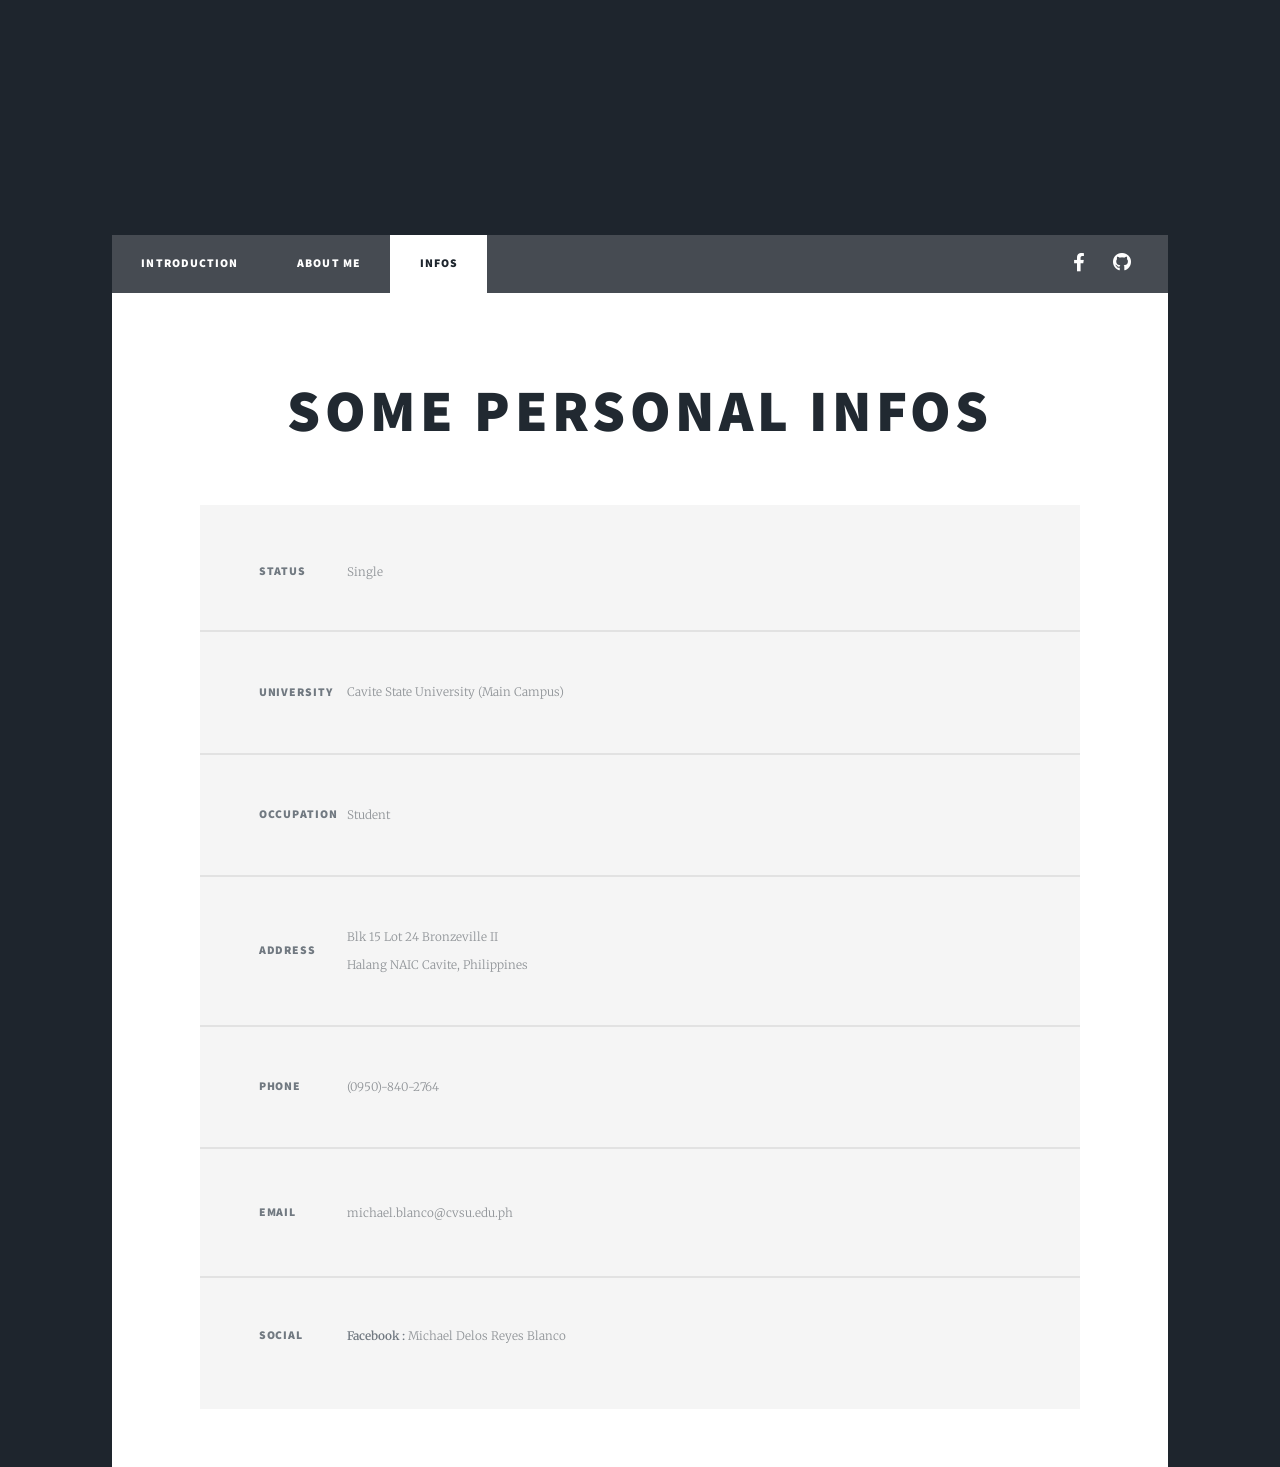
<file: 2.html>
<!DOCTYPE HTML>

<html>
	<head>
		<title>Educational Background</title>
		<meta charset="utf-8" />
		<meta name="viewport" content="width=device-width, initial-scale=1, user-scalable=no" />
		<link rel="stylesheet" href="assets/css/main.css" />
		<noscript><link rel="stylesheet" href="assets/css/noscript.css" /></noscript>
	</head>
	<body class="is-preload">
	<!-- Wrapper -->
			<div id="wrapper">

				<!-- Header -->
					<header id="header">
						
					</header>

				<!-- Nav -->
					<nav id="nav">
						<ul class="links">
							<li><a href="index.html">Introduction</a></li>
							<li><a href="1.html">About Me</a></li>
							<li class="active"><a href="2.html">Infos</a></li>
						</ul>
						<ul class="icons">

							<li><a href="https://www.facebook.com/michaeldelosreyes.blanco/" class="icon brands fa-facebook-f"><span class="label">Facebook</span></a></li>
							
							<li><a href="#" class="icon brands fa-github"><span class="label">GitHub</span></a></li>
						</ul>
					</nav>
									<!-- Main -->
					<div id="main">

						<!-- Post -->
							<section class="post">
								<header class="major">
									<h1>Some Personal Infos<br />
									</h1>
								</header>
								<!-- Footer -->
					<footer id="footer">
						
						<section class="split contact">
							<section class="alt">
							<h3>Status</h3>
							<p> Single </p>
							</section>
							<section>
							<h3> University</h3>
							<p>Cavite State University (Main Campus)</p>
							</section>
							<section>
							<h3>Occupation</h3>
							<p>Student</p>
							</section>
							<section>
								<h3>Address</h3>
								<p>Blk 15 Lot 24 Bronzeville II<br />
								Halang NAIC Cavite, Philippines</p>
							</section>
							<section>
								<h3>Phone</h3>
								<p>(0950)-840-2764</a></p>
							</section>
							<section>
								<h3>Email</h3><br />
								<p>michael.blanco@cvsu.edu.ph</a></p>
							</section>
							<section>
								<h3>Social</h3>
								<p><b>Facebook :</b> Michael Delos Reyes Blanco</a></p>
							</section>
						</section>
					</footer>
</file>
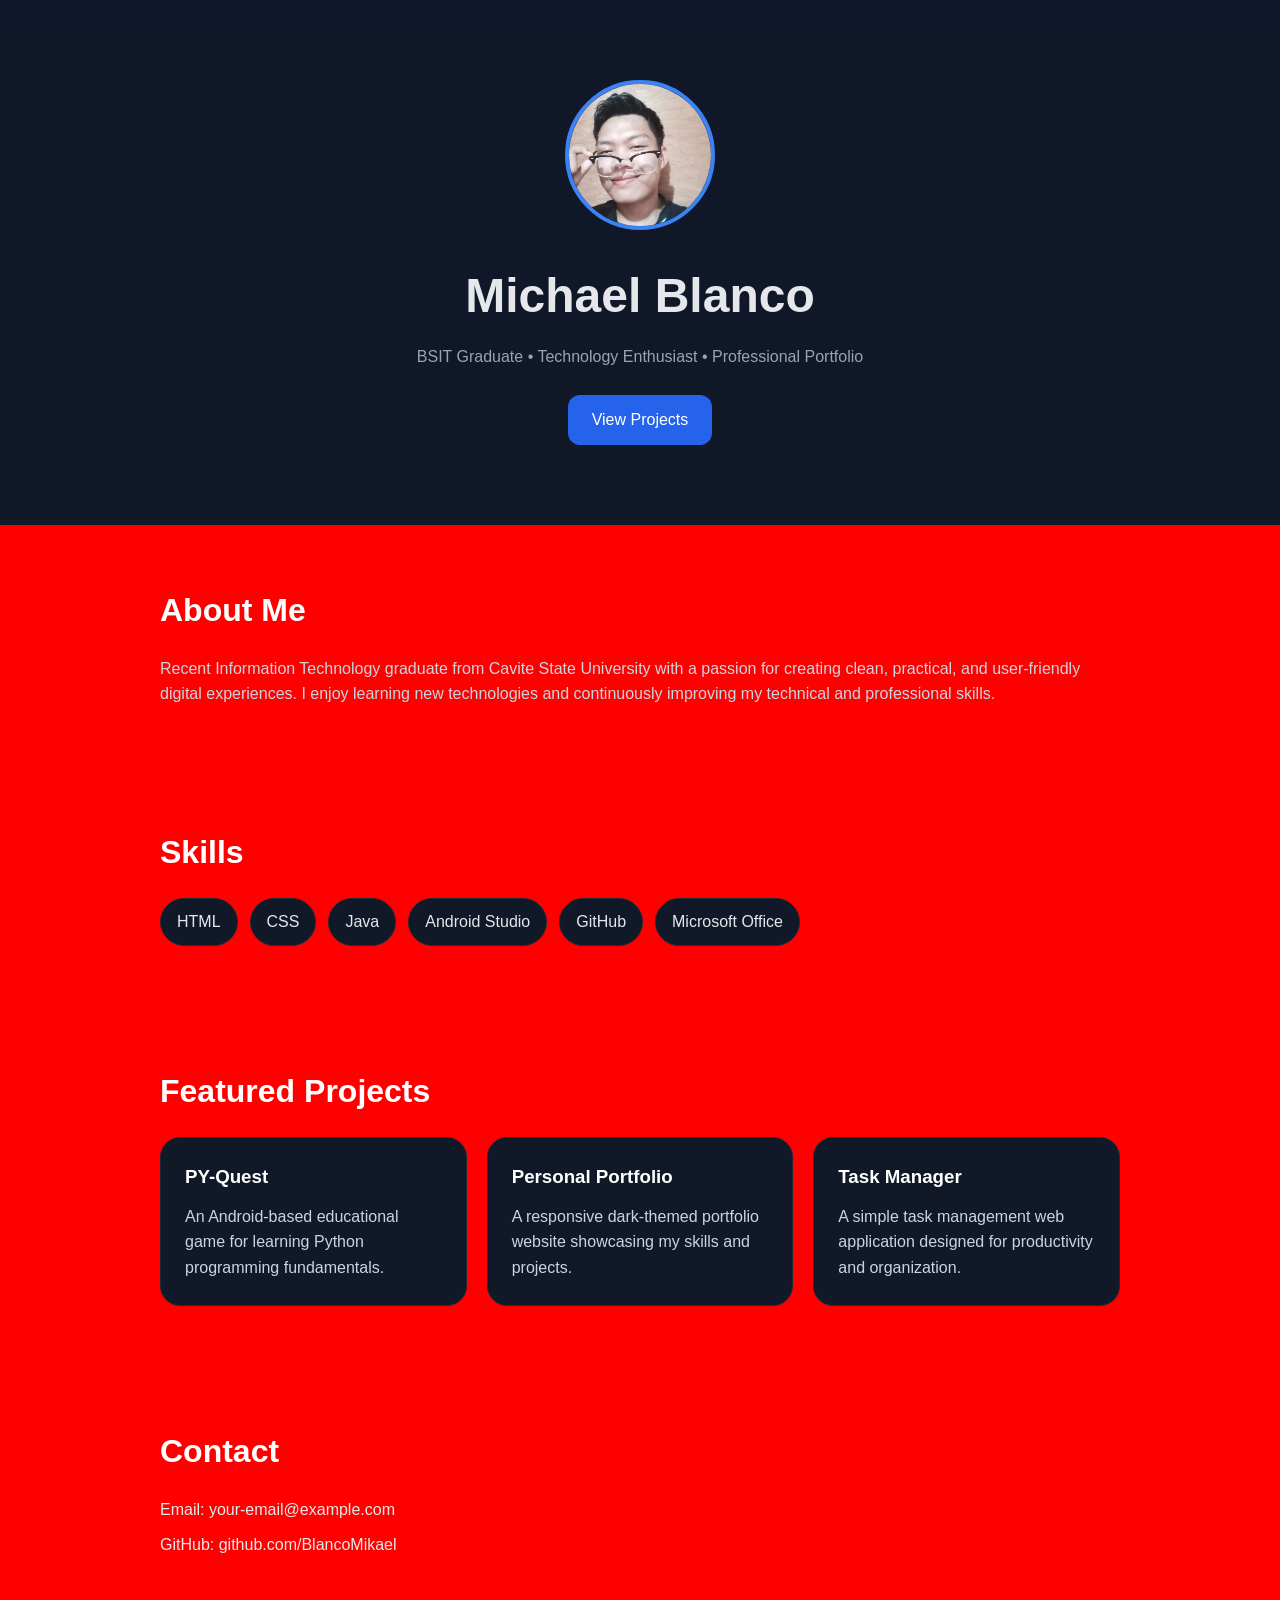
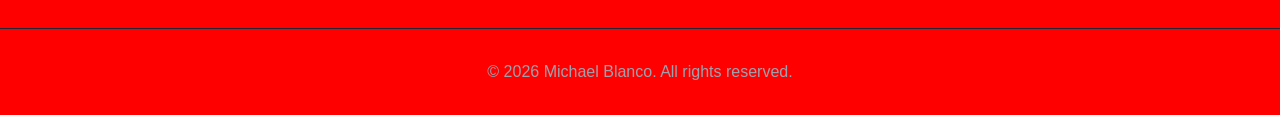
<file: index_old2.html>
<!DOCTYPE html>
<html lang="en">
<head>
  <meta charset="UTF-8" />
  <meta name="viewport" content="width=device-width, initial-scale=1.0"/>
  <title>Michael Blanco | Portfolio</title>
  <link rel="stylesheet" href="style.css"/>
</head>
<body>
  <header class="hero">
    <img src="profile.jpg" alt="Michael Blanco" class="profile">
    <h1>Michael Blanco</h1>
    <p>BSIT Graduate • Technology Enthusiast • Professional Portfolio</p>
    <a href="#projects" class="btn">View Projects</a>
  </header>

  <section class="about">
    <h2>About Me</h2>
    <p>
      Recent Information Technology graduate from Cavite State University with a passion
      for creating clean, practical, and user-friendly digital experiences.
      I enjoy learning new technologies and continuously improving my technical and professional skills.
    </p>
  </section>

  <section class="skills">
    <h2>Skills</h2>
    <div class="skill-list">
      <span>HTML</span>
      <span>CSS</span>
      <span>Java</span>
      <span>Android Studio</span>
      <span>GitHub</span>
      <span>Microsoft Office</span>
    </div>
  </section>

  <section id="projects" class="projects">
    <h2>Featured Projects</h2>
    <div class="project-grid">
      <div class="card">
        <h3>PY-Quest</h3>
        <p>An Android-based educational game for learning Python programming fundamentals.</p>
      </div>

      <div class="card">
        <h3>Personal Portfolio</h3>
        <p>A responsive dark-themed portfolio website showcasing my skills and projects.</p>
      </div>

      <div class="card">
        <h3>Task Manager</h3>
        <p>A simple task management web application designed for productivity and organization.</p>
      </div>
    </div>
  </section>

  <section class="contact">
    <h2>Contact</h2>
    <p>Email: your-email@example.com</p>
    <p>GitHub: github.com/BlancoMikael</p>
  </section>

  <footer>
    <p>© 2026 Michael Blanco. All rights reserved.</p>
  </footer>
</body>
</html>
</file>
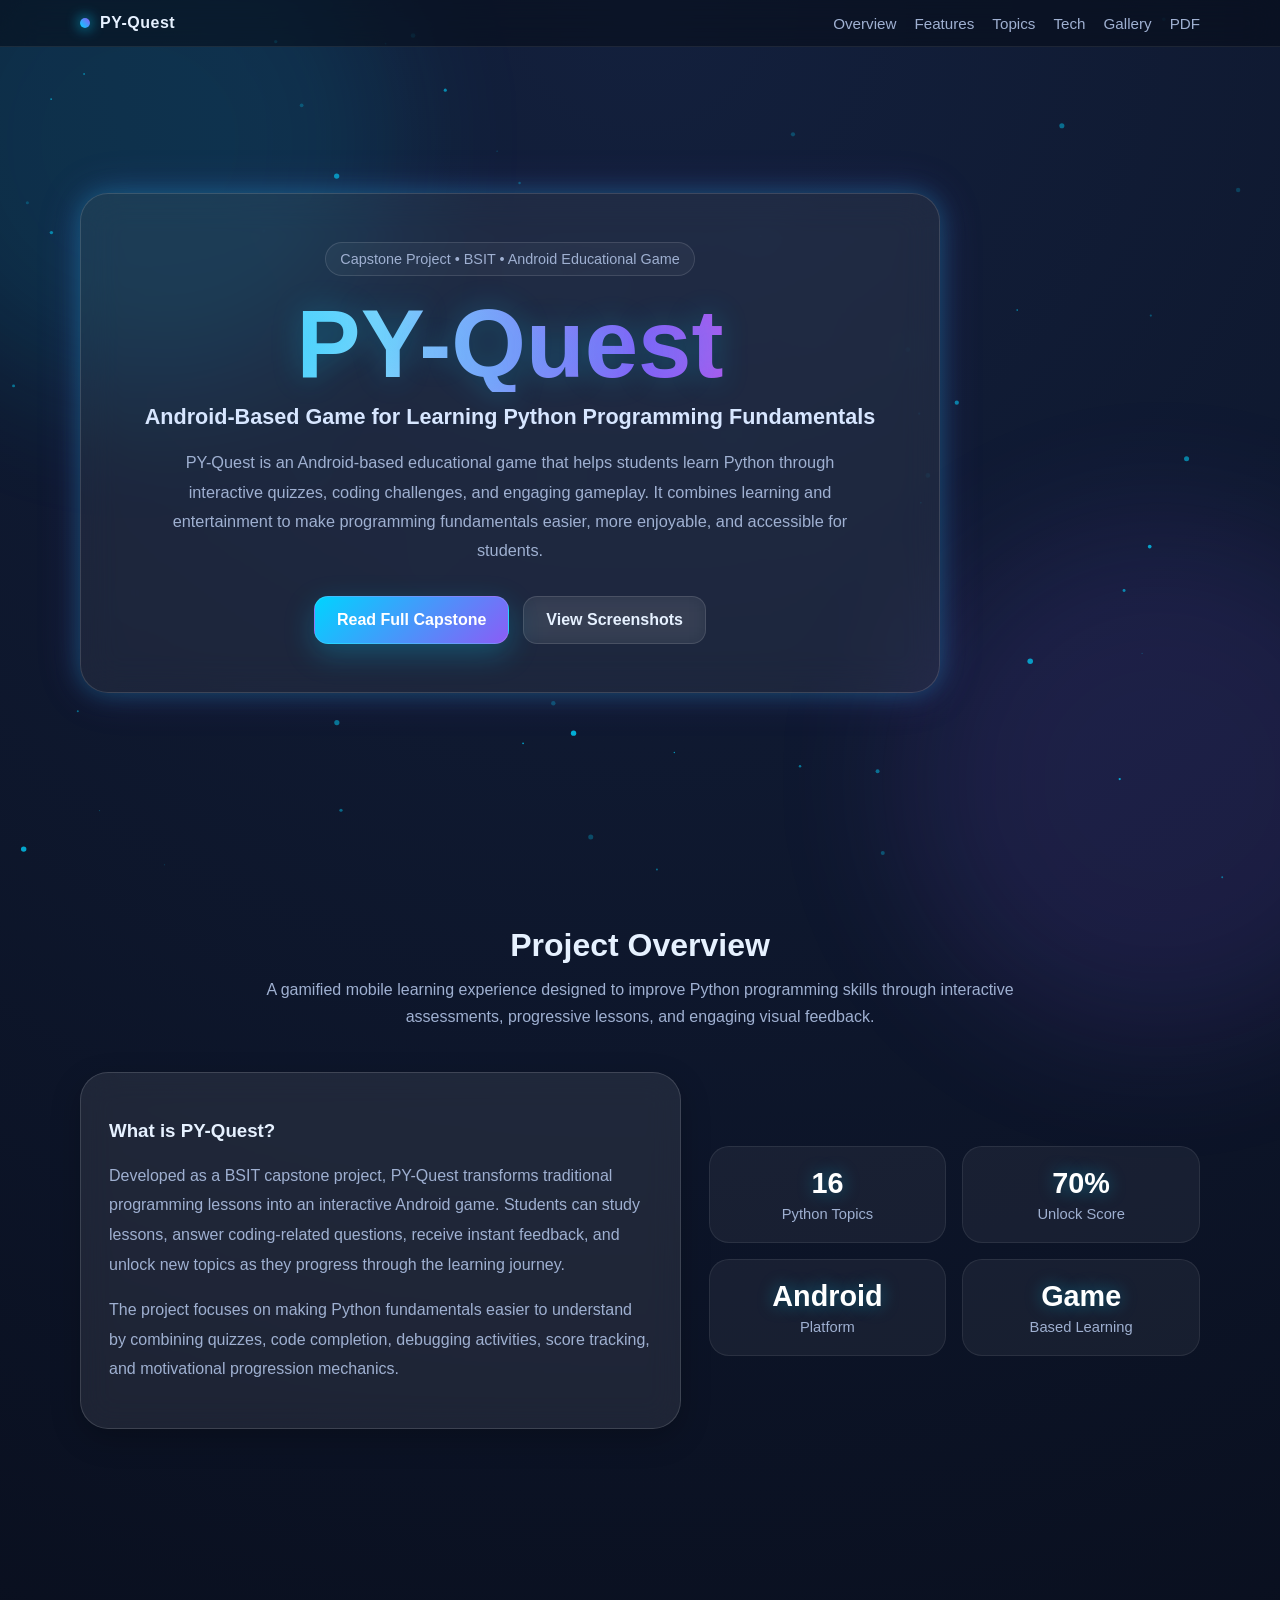
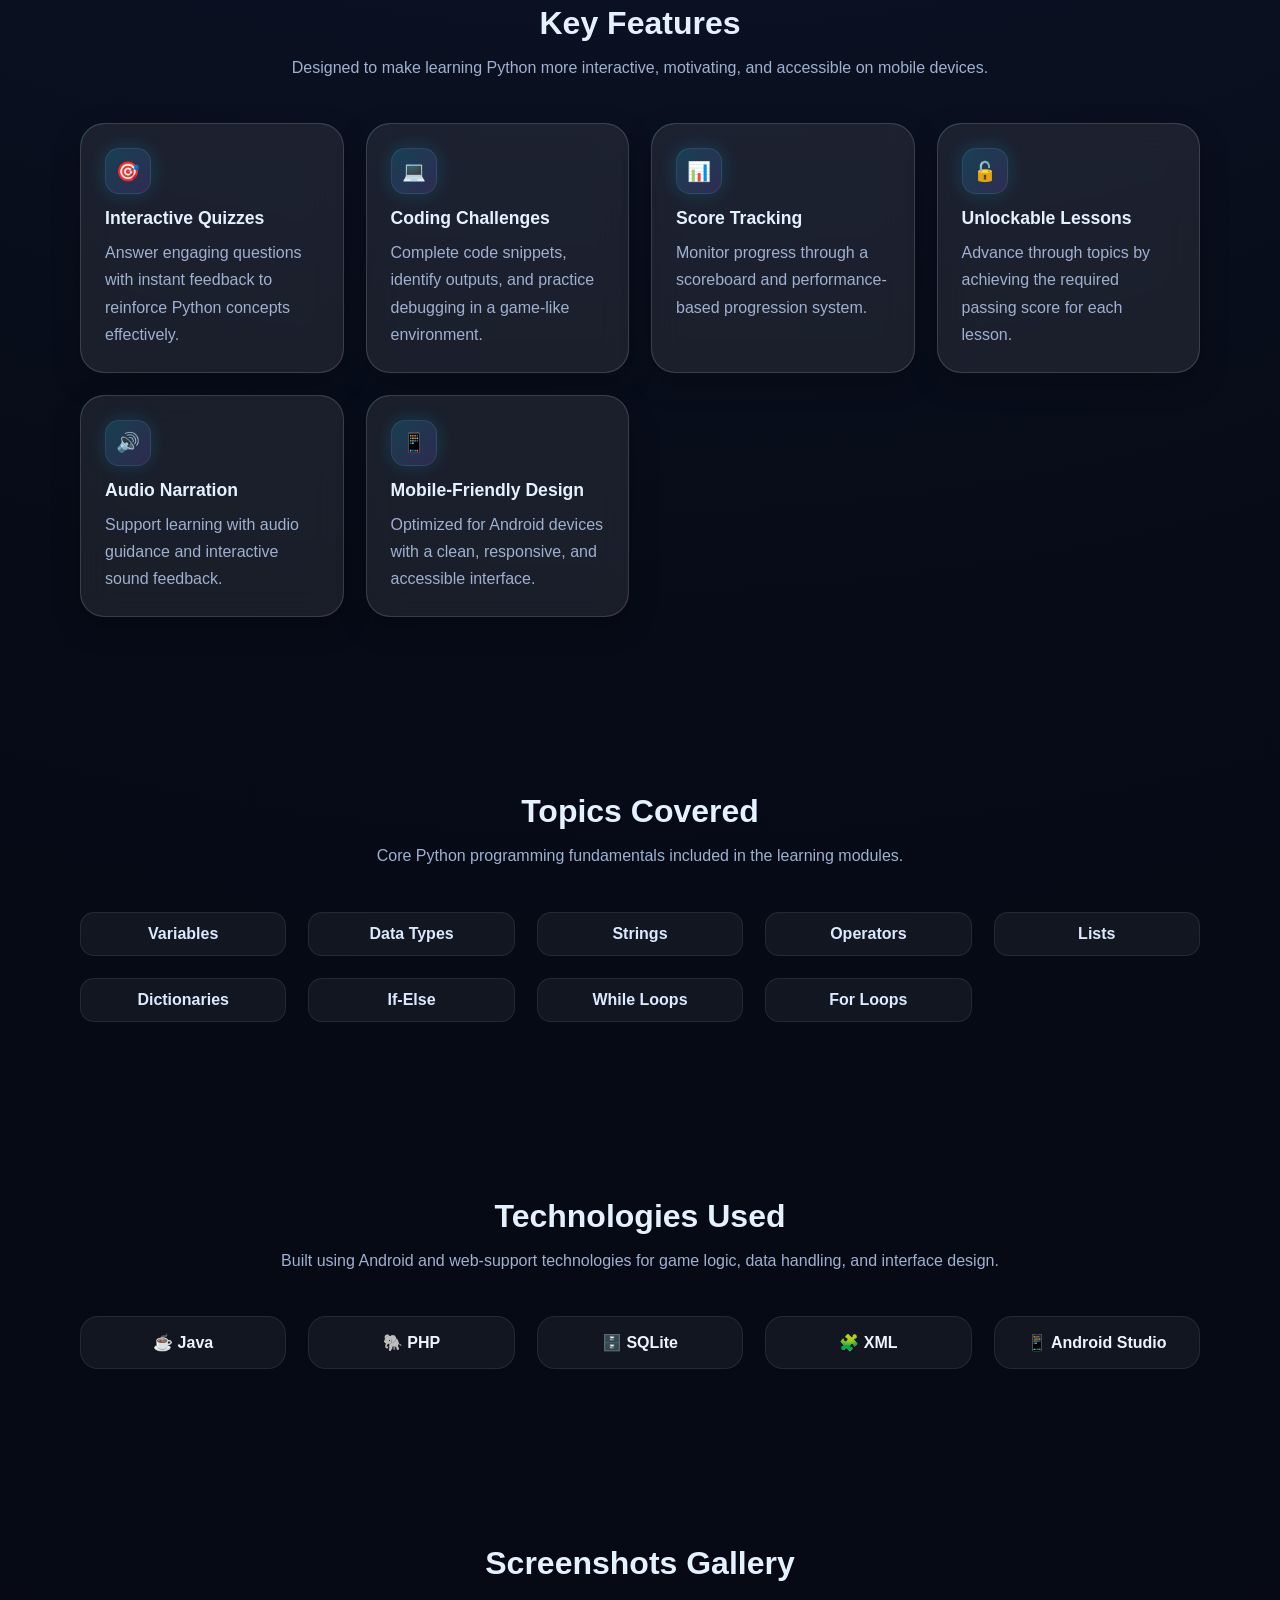
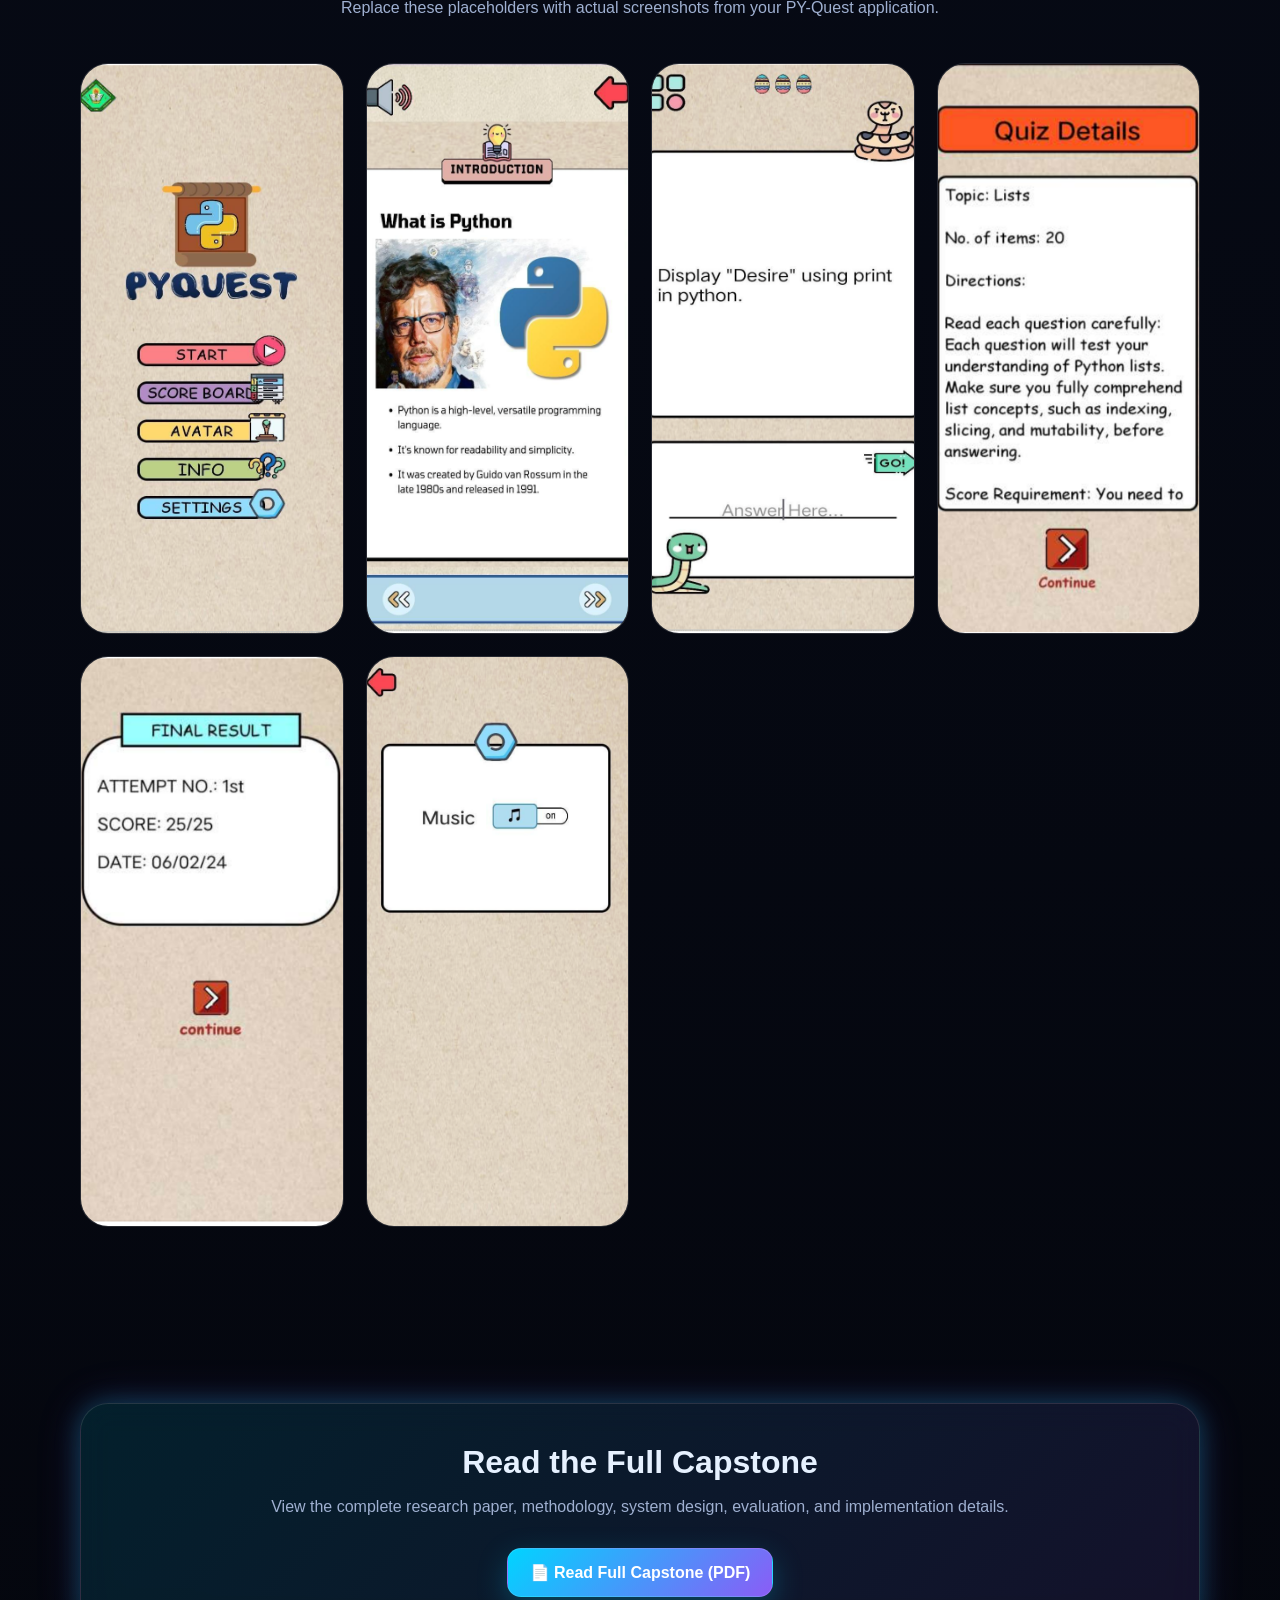
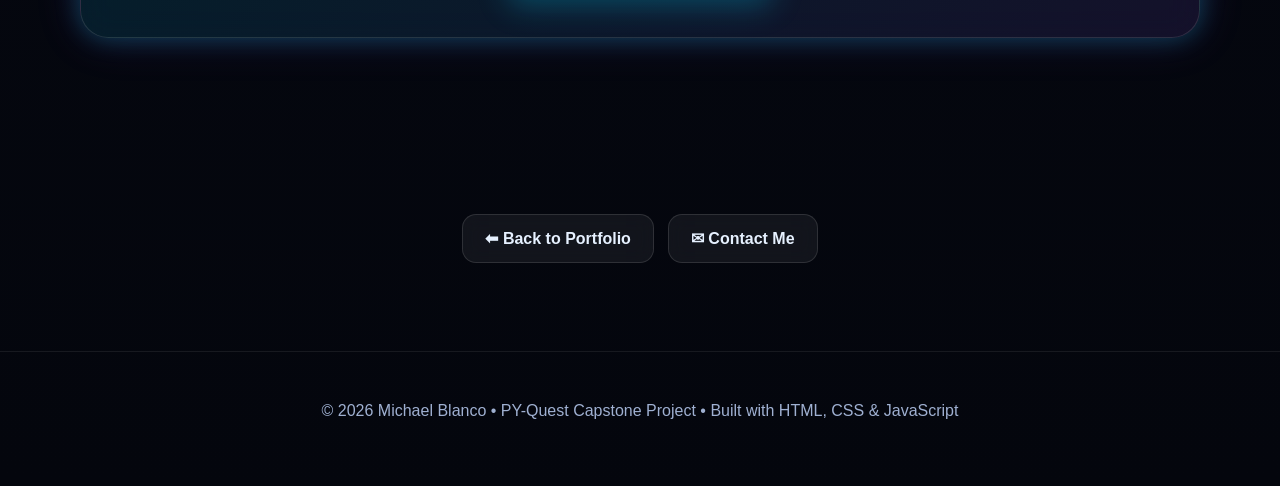
<file: pyquest.html>
<!DOCTYPE html>
<html lang="en">
<head>
  <meta charset="UTF-8" />
  <meta name="viewport" content="width=device-width, initial-scale=1.0" />
  <title>PY-Quest | Capstone Project</title>
  <style>
    :root{
      --bg:#070b17;
      --bg2:#0f172a;
      --card:rgba(255,255,255,0.08);
      --border:rgba(255,255,255,0.14);
      --text:#e6f1ff;
      --muted:#9fb0d1;
      --blue:#00d4ff;
      --purple:#8b5cf6;
      --pink:#ff4fd8;
      --shadow:0 0 25px rgba(0,212,255,.25),0 0 45px rgba(139,92,246,.18);
    }

    *{box-sizing:border-box}
    html{scroll-behavior:smooth}
    body{
      margin:0;
      font-family:Inter,Segoe UI,Roboto,Arial,sans-serif;
      color:var(--text);
      background:radial-gradient(circle at top, #13203d 0%, var(--bg) 42%, #04060d 100%);
      overflow-x:hidden;
    }

    /* animated glow */
    body::before,
    body::after{
      content:"";
      position:fixed;
      inset:auto;
      width:520px;height:520px;
      border-radius:50%;
      filter:blur(70px);
      z-index:-2;
      opacity:.35;
      animation:float 12s ease-in-out infinite;
    }
    body::before{
      background:rgba(0,212,255,.35);
      top:-120px;left:-120px;
    }
    body::after{
      background:rgba(139,92,246,.35);
      bottom:-140px;right:-140px;
      animation-delay:-6s;
    }
    @keyframes float{
      0%,100%{transform:translateY(0) translateX(0)}
      50%{transform:translateY(25px) translateX(20px)}
    }

    /* particles */
    #particles{
      position:fixed;
      inset:0;
      z-index:-1;
      pointer-events:none;
    }

    .container{
      width:min(1120px,92%);
      margin:auto;
    }

    /* nav */
    nav{
      position:sticky;
      top:0;
      z-index:100;
      backdrop-filter:blur(16px);
      background:rgba(7,11,23,.55);
      border-bottom:1px solid rgba(255,255,255,.08);
    }
    .nav-inner{
      display:flex;
      align-items:center;
      justify-content:space-between;
      padding:14px 0;
    }
    .brand{
      font-weight:800;
      letter-spacing:.5px;
      color:var(--text);
      text-decoration:none;
      display:flex;
      align-items:center;
      gap:10px;
    }
    .brand span{
      width:10px;height:10px;border-radius:50%;
      background:linear-gradient(45deg,var(--blue),var(--purple));
      box-shadow:0 0 14px var(--blue);
    }
    .nav-links{
      display:flex;
      gap:18px;
      flex-wrap:wrap;
    }
    .nav-links a{
      color:var(--muted);
      text-decoration:none;
      font-size:.95rem;
      transition:.25s;
    }
    .nav-links a:hover{
      color:var(--text);
      text-shadow:0 0 12px rgba(0,212,255,.7);
    }

    /* hero */
    header{
      min-height:88vh;
      display:grid;
      place-items:center;
      text-align:center;
      position:relative;
    }
    .hero-card{
      width:min(860px,100%);
      padding:48px 28px;
      background:rgba(255,255,255,.06);
      border:1px solid var(--border);
      border-radius:28px;
      backdrop-filter:blur(18px);
      box-shadow:var(--shadow);
    }
    .eyebrow{
      display:inline-flex;
      align-items:center;
      gap:8px;
      padding:8px 14px;
      border-radius:999px;
      border:1px solid rgba(255,255,255,.12);
      background:rgba(255,255,255,.04);
      color:var(--muted);
      font-size:.9rem;
      margin-bottom:20px;
    }
    h1{
      font-size:clamp(3rem,8vw,6rem);
      margin:0 0 12px;
      line-height:1;
      background:linear-gradient(90deg,var(--blue),#7dd3fc,var(--purple),var(--pink));
      -webkit-background-clip:text;
      background-clip:text;
      color:transparent;
      text-shadow:0 0 30px rgba(0,212,255,.25);
    }
    .subtitle{
      font-size:clamp(1.05rem,2vw,1.35rem);
      color:#d7e6ff;
      margin:0 0 18px;
      font-weight:600;
    }
    .desc{
      color:var(--muted);
      line-height:1.8;
      font-size:1.02rem;
      max-width:720px;
      margin:0 auto 30px;
    }
    .hero-actions{
      display:flex;
      justify-content:center;
      gap:14px;
      flex-wrap:wrap;
    }

    .btn{
      display:inline-flex;
      align-items:center;
      justify-content:center;
      gap:10px;
      padding:14px 22px;
      border-radius:14px;
      text-decoration:none;
      font-weight:700;
      transition:.25s ease;
      border:1px solid rgba(255,255,255,.12);
      cursor:pointer;
    }
    .btn-primary{
      background:linear-gradient(135deg,var(--blue),var(--purple));
      color:white;
      box-shadow:0 10px 30px rgba(0,212,255,.25);
    }
    .btn-primary:hover{
      transform:translateY(-3px);
      box-shadow:0 16px 40px rgba(0,212,255,.35);
    }
    .btn-secondary{
      background:rgba(255,255,255,.06);
      color:var(--text);
      backdrop-filter:blur(10px);
    }
    .btn-secondary:hover{
      transform:translateY(-3px);
      border-color:rgba(0,212,255,.5);
      box-shadow:0 0 24px rgba(0,212,255,.18);
    }

    section{
      padding:88px 0;
    }
    .section-title{
      font-size:2rem;
      margin:0 0 12px;
      text-align:center;
    }
    .section-sub{
      text-align:center;
      color:var(--muted);
      max-width:760px;
      margin:0 auto 42px;
      line-height:1.7;
    }

    .grid{
      display:grid;
      gap:22px;
    }
    .grid-3{grid-template-columns:repeat(auto-fit,minmax(240px,1fr))}
    .grid-4{grid-template-columns:repeat(auto-fit,minmax(200px,1fr))}

    .card{
      background:var(--card);
      border:1px solid var(--border);
      border-radius:24px;
      padding:24px;
      backdrop-filter:blur(16px);
      transition:.28s ease;
      box-shadow:0 10px 30px rgba(0,0,0,.22);
      position:relative;
      overflow:hidden;
    }
    .card::before{
      content:"";
      position:absolute;
      inset:-1px;
      border-radius:24px;
      padding:1px;
      background:linear-gradient(135deg,rgba(0,212,255,.55),rgba(139,92,246,.4),rgba(255,79,216,.35));
      -webkit-mask:linear-gradient(#000 0 0) content-box, linear-gradient(#000 0 0);
      -webkit-mask-composite:xor;
      mask-composite:exclude;
      pointer-events:none;
    }
    .card:hover{
      transform:translateY(-6px);
      box-shadow:var(--shadow);
    }
    .card h3{
      margin:0 0 10px;
      font-size:1.1rem;
    }
    .card p{
      margin:0;
      color:var(--muted);
      line-height:1.7;
    }

    .icon{
      width:46px;height:46px;
      border-radius:14px;
      display:grid;
      place-items:center;
      margin-bottom:14px;
      background:linear-gradient(135deg,rgba(0,212,255,.18),rgba(139,92,246,.18));
      border:1px solid rgba(255,255,255,.08);
      font-size:1.2rem;
      box-shadow:0 0 18px rgba(0,212,255,.18);
    }

    .overview{
      display:grid;
      grid-template-columns:1.1fr .9fr;
      gap:28px;
      align-items:center;
    }
    .overview .panel{
      background:var(--card);
      border:1px solid var(--border);
      border-radius:28px;
      padding:28px;
      backdrop-filter:blur(16px);
      box-shadow:0 10px 30px rgba(0,0,0,.22);
    }
    .overview p{
      color:var(--muted);
      line-height:1.85;
    }
    .stats{
      display:grid;
      grid-template-columns:repeat(2,1fr);
      gap:16px;
    }
    .stat{
      padding:20px;
      border-radius:20px;
      background:rgba(255,255,255,.05);
      border:1px solid rgba(255,255,255,.08);
      text-align:center;
    }
    .stat .num{
      font-size:1.8rem;
      font-weight:800;
      color:#fff;
      text-shadow:0 0 18px rgba(0,212,255,.4);
    }
    .stat .label{
      color:var(--muted);
      font-size:.92rem;
      margin-top:6px;
    }

    .topic-chip{
      padding:12px 16px;
      border-radius:14px;
      background:rgba(255,255,255,.05);
      border:1px solid rgba(255,255,255,.08);
      text-align:center;
      color:#dce9ff;
      font-weight:600;
      transition:.25s;
    }
    .topic-chip:hover{
      transform:translateY(-3px);
      border-color:rgba(0,212,255,.45);
      box-shadow:0 0 18px rgba(0,212,255,.18);
    }

    .tech{
      display:flex;
      align-items:center;
      justify-content:center;
      gap:12px;
      padding:16px;
      border-radius:18px;
      background:rgba(255,255,255,.05);
      border:1px solid rgba(255,255,255,.08);
      font-weight:700;
      color:#eef4ff;
      transition:.25s;
    }
    .tech:hover{
      transform:translateY(-3px);
      box-shadow:0 0 18px rgba(139,92,246,.2);
      border-color:rgba(139,92,246,.45);
    }

    .gallery{
      display:grid;
      grid-template-columns:repeat(auto-fit,minmax(240px,1fr));
      gap:22px;
    }
    .shot{ aspect-ratio: 9 / 19.5; border-radius: 28px; background: rgba(255,255,255,0.04); border: 1px solid rgba(255,255,255,0.1); position: relative; overflow: hidden; transition: .25s; display: flex; align-items: center; justify-content: center; } .shot img{ width: 100%; height: 100%; object-fit: cover; /* fills the frame */ display: block; } .shot:hover{ transform: translateY(-5px) scale(1.02); box-shadow: var(--shadow); }

    .cta{
      text-align:center;
    }
    .cta-card{
      background:linear-gradient(135deg,rgba(0,212,255,.12),rgba(139,92,246,.12));
      border:1px solid rgba(255,255,255,.12);
      border-radius:28px;
      padding:40px 24px;
      backdrop-filter:blur(16px);
      box-shadow:var(--shadow);
    }

    footer{
      padding:34px 0 50px;
      text-align:center;
      color:var(--muted);
      border-top:1px solid rgba(255,255,255,.08);
    }

    @media (max-width: 860px){
      .overview{grid-template-columns:1fr}
      .hero-card{padding:38px 22px}
      .nav-inner{gap:14px}
      .nav-links{justify-content:center}
    }
  </style>
</head>
<body>
  <canvas id="particles"></canvas>

  <nav>
    <div class="container nav-inner">
      <a href="#home" class="brand"><span></span> PY-Quest</a>
      <div class="nav-links">
        <a href="#overview">Overview</a>
        <a href="#features">Features</a>
        <a href="#topics">Topics</a>
        <a href="#tech">Tech</a>
        <a href="#gallery">Gallery</a>
        <a href="#download">PDF</a>
      </div>
    </div>
  </nav>

  <header id="home">
    <div class="container">
      <div class="hero-card">
        <div class="eyebrow">Capstone Project • BSIT • Android Educational Game</div>
        <h1>PY-Quest</h1>
        <p class="subtitle">Android-Based Game for Learning Python Programming Fundamentals</p>
        <p class="desc">
          PY-Quest is an Android-based educational game that helps students learn Python through
          interactive quizzes, coding challenges, and engaging gameplay. It combines learning and
          entertainment to make programming fundamentals easier, more enjoyable, and accessible for students.
        </p>
        <div class="hero-actions">
          <a href="#download" class="btn btn-primary">Read Full Capstone</a>
          <a href="#gallery" class="btn btn-secondary">View Screenshots</a>
        </div>
      </div>
    </div>
  </header>

  <section id="overview">
    <div class="container">
      <h2 class="section-title">Project Overview</h2>
      <p class="section-sub">
        A gamified mobile learning experience designed to improve Python programming skills through
        interactive assessments, progressive lessons, and engaging visual feedback.
      </p>

      <div class="overview">
        <div class="panel">
          <h3>What is PY-Quest?</h3>
          <p>
            Developed as a BSIT capstone project, PY-Quest transforms traditional programming lessons into
            an interactive Android game. Students can study lessons, answer coding-related questions,
            receive instant feedback, and unlock new topics as they progress through the learning journey.
          </p>
          <p>
            The project focuses on making Python fundamentals easier to understand by combining quizzes,
            code completion, debugging activities, score tracking, and motivational progression mechanics.
          </p>
        </div>

        <div class="stats">
          <div class="stat">
            <div class="num">16</div>
            <div class="label">Python Topics</div>
          </div>
          <div class="stat">
            <div class="num">70%</div>
            <div class="label">Unlock Score</div>
          </div>
          <div class="stat">
            <div class="num">Android</div>
            <div class="label">Platform</div>
          </div>
          <div class="stat">
            <div class="num">Game</div>
            <div class="label">Based Learning</div>
          </div>
        </div>
      </div>
    </div>
  </section>

  <section id="features">
    <div class="container">
      <h2 class="section-title">Key Features</h2>
      <p class="section-sub">
        Designed to make learning Python more interactive, motivating, and accessible on mobile devices.
      </p>

      <div class="grid grid-3">
        <div class="card">
          <div class="icon">🎯</div>
          <h3>Interactive Quizzes</h3>
          <p>Answer engaging questions with instant feedback to reinforce Python concepts effectively.</p>
        </div>

        <div class="card">
          <div class="icon">💻</div>
          <h3>Coding Challenges</h3>
          <p>Complete code snippets, identify outputs, and practice debugging in a game-like environment.</p>
        </div>

        <div class="card">
          <div class="icon">📊</div>
          <h3>Score Tracking</h3>
          <p>Monitor progress through a scoreboard and performance-based progression system.</p>
        </div>

        <div class="card">
          <div class="icon">🔓</div>
          <h3>Unlockable Lessons</h3>
          <p>Advance through topics by achieving the required passing score for each lesson.</p>
        </div>

        <div class="card">
          <div class="icon">🔊</div>
          <h3>Audio Narration</h3>
          <p>Support learning with audio guidance and interactive sound feedback.</p>
        </div>

        <div class="card">
          <div class="icon">📱</div>
          <h3>Mobile-Friendly Design</h3>
          <p>Optimized for Android devices with a clean, responsive, and accessible interface.</p>
        </div>
      </div>
    </div>
  </section>

  <section id="topics">
    <div class="container">
      <h2 class="section-title">Topics Covered</h2>
      <p class="section-sub">
        Core Python programming fundamentals included in the learning modules.
      </p>

      <div class="grid grid-4">
        <div class="topic-chip">Variables</div>
        <div class="topic-chip">Data Types</div>
        <div class="topic-chip">Strings</div>
        <div class="topic-chip">Operators</div>
        <div class="topic-chip">Lists</div>
        <div class="topic-chip">Dictionaries</div>
        <div class="topic-chip">If-Else</div>
        <div class="topic-chip">While Loops</div>
        <div class="topic-chip">For Loops</div>
      </div>
    </div>
  </section>

  <section id="tech">
    <div class="container">
      <h2 class="section-title">Technologies Used</h2>
      <p class="section-sub">
        Built using Android and web-support technologies for game logic, data handling, and interface design.
      </p>

      <div class="grid grid-4">
        <div class="tech">☕ Java</div>
        <div class="tech">🐘 PHP</div>
        <div class="tech">🗄️ SQLite</div>
        <div class="tech">🧩 XML</div>
        <div class="tech">📱 Android Studio</div>
      </div>
    </div>
  </section>

  <section id="gallery">
    <div class="container">
      <h2 class="section-title">Screenshots Gallery</h2>
      <p class="section-sub">
        Replace these placeholders with actual screenshots from your PY-Quest application.
      </p>

      <div class="gallery">
        <div class="shot"> <img src=home.png alt="Home Screen"> </div>
        <div class="shot"> <img src=lesson.png alt="Home Screen"> </div>
        <div class="shot"> <img src=quiz.png alt="Home Screen"> </div>
        <div class="shot"> <img src=challenge.png alt="Home Screen"> </div>
        <div class="shot"> <img src=score.png alt="Home Screen"> </div>
        <div class="shot"> <img src=settings.png alt="Home Screen"> </div>
        
      </div>
    </div>
  </section>

  <section id="download" class="cta">
    <div class="container">
      <div class="cta-card">
        <h2 class="section-title" style="margin-top:0">Read the Full Capstone</h2>
        <p class="section-sub" style="margin-bottom:28px">
          View the complete research paper, methodology, system design, evaluation, and implementation details.
        </p>

        <a class="btn btn-primary"
           href="PY-QUEST.pdf"
           target="_blank"
           rel="noopener noreferrer">
          📄 Read Full Capstone (PDF)
        </a>
      </div>
    </div>
  </section>

  <section class="cta">
    <div class="container">
      <div class="hero-actions">
        <a href="index.html" class="btn btn-secondary">⬅ Back to Portfolio</a>
        <a href="mailto:blancomichael@gmail.com" class="btn btn-secondary">✉ Contact Me</a>
      </div>
    </div>
  </section>

  <footer>
    <div class="container">
      <p>© 2026 Michael Blanco • PY-Quest Capstone Project • Built with HTML, CSS & JavaScript</p>
    </div>
  </footer>

  <script>
    // Floating particles background
    const canvas = document.getElementById('particles');
    const ctx = canvas.getContext('2d');

    let particles = [];
    const count = 70;

    function resize(){
      canvas.width = window.innerWidth;
      canvas.height = window.innerHeight;
    }
    window.addEventListener('resize', resize);
    resize();

    function create(){
      particles = Array.from({length: count}, () => ({
        x: Math.random() * canvas.width,
        y: Math.random() * canvas.height,
        r: Math.random() * 2.2 + 0.6,
        vx: (Math.random() - 0.5) * 0.4,
        vy: (Math.random() - 0.5) * 0.4,
        a: Math.random() * 0.6 + 0.2
      }));
    }
    create();

    function draw(){
      ctx.clearRect(0,0,canvas.width,canvas.height);

      particles.forEach(p => {
        p.x += p.vx;
        p.y += p.vy;

        if(p.x < 0 || p.x > canvas.width) p.vx *= -1;
        if(p.y < 0 || p.y > canvas.height) p.vy *= -1;

        ctx.beginPath();
        ctx.arc(p.x,p.y,p.r,0,Math.PI*2);
        ctx.fillStyle = `rgba(0,212,255,${p.a})`;
        ctx.fill();
      });

      requestAnimationFrame(draw);
    }
    draw();

    // subtle reveal on scroll
    const observer = new IntersectionObserver(entries => {
      entries.forEach(entry => {
        if(entry.isIntersecting){
          entry.target.animate([
            {opacity:0, transform:'translateY(18px)'},
            {opacity:1, transform:'translateY(0)'}
          ], {duration:600, easing:'ease-out', fill:'forwards'});
          observer.unobserve(entry.target);
        }
      });
    }, {threshold:.12});

    document.querySelectorAll('section .card, .overview .panel, .stat, .topic-chip, .tech, .shot, .cta-card')
      .forEach(el => observer.observe(el));
  </script>
</body>
</html>
</file>
<file: style.css>
*{
  margin:0;
  padding:0;
  box-sizing:border-box;
}

body{
  font-family: Arial, Helvetica, sans-serif;
  background:#0f172a;
  color:#e5e7eb;
  line-height:1.6;
}

.hero{
  text-align:center;
  padding:80px 20px;
  background:linear-gradient(180deg,#0f172a,#111827);
}

.profile{
  width:150px;
  height:150px;
  object-fit:cover;
  border-radius:50%;
  border:4px solid #3b82f6;
  margin-bottom:20px;
}

h1{
  font-size:3rem;
  margin-bottom:10px;
}

.hero p{
  color:#9ca3af;
  margin-bottom:25px;
}

.btn{
  display:inline-block;
  padding:12px 24px;
  background:#2563eb;
  color:white;
  text-decoration:none;
  border-radius:12px;
  transition:0.3s;
}

.btn:hover{
  background:#1d4ed8;
}

section{
  max-width:1000px;
  margin:auto;
  padding:60px 20px;
}

h2{
  font-size:2rem;
  margin-bottom:20px;
  color:white;
}

.about p{
  color:#cbd5e1;
}

.skill-list{
  display:flex;
  flex-wrap:wrap;
  gap:12px;
}

.skill-list span{
  background:#111827;
  border:1px solid #1f2937;
  padding:10px 16px;
  border-radius:999px;
}

.project-grid{
  display:grid;
  grid-template-columns:repeat(auto-fit,minmax(250px,1fr));
  gap:20px;
}

.card{
  background:#111827;
  border:1px solid #1f2937;
  padding:24px;
  border-radius:20px;
  transition:transform 0.3s ease, border-color 0.3s ease;
}

.card:hover{
  transform:translateY(-5px);
  border-color:#2563eb;
}

.card h3{
  margin-bottom:12px;
  color:white;
}

.card p{
  color:#cbd5e1;
}

.contact p{
  margin-bottom:10px;
}

footer{
  text-align:center;
  padding:30px 20px;
  border-top:1px solid #1f2937;
  color:#9ca3af;
}
body {
    background: red !important;
}
</file>
<file: assets/css/main.css>
@import url(fontawesome-all.min.css);
@import url("https://fonts.googleapis.com/css?family=Merriweather:300,700,300italic,700italic|Source+Sans+Pro:900");

/*
	Massively by HTML5 UP
	html5up.net | @ajlkn
	Free for personal and commercial use under the CCA 3.0 license (html5up.net/license)
*/

html, body, div, span, applet, object,
iframe, h1, h2, h3, h4, h5, h6, p, blockquote,
pre, a, abbr, acronym, address, big, cite,
code, del, dfn, em, img, ins, kbd, q, s, samp,
small, strike, strong, sub, sup, tt, var, b,
u, i, center, dl, dt, dd, ol, ul, li, fieldset,
form, label, legend, table, caption, tbody,
tfoot, thead, tr, th, td, article, aside,
canvas, details, embed, figure, figcaption,
footer, header, hgroup, menu, nav, output, ruby,
section, summary, time, mark, audio, video {
	margin: 0;
	padding: 0;
	border: 0;
	font-size: 100%;
	font: inherit;
	vertical-align: baseline;}

article, aside, details, figcaption, figure,
footer, header, hgroup, menu, nav, section {
	display: block;}

body {
	line-height: 1;
}

ol, ul {
	list-style: none;
}

blockquote, q {
	quotes: none;
}

	blockquote:before, blockquote:after, q:before, q:after {
		content: '';
		content: none;
	}

table {
	border-collapse: collapse;
	border-spacing: 0;
}

body {
	-webkit-text-size-adjust: none;
}

mark {
	background-color: transparent;
	color: inherit;
}

input::-moz-focus-inner {
	border: 0;
	padding: 0;
}

input, select, textarea {
	-moz-appearance: none;
	-webkit-appearance: none;
	-ms-appearance: none;
	appearance: none;
}

/* Basic */

	@-ms-viewport {
		width: device-width;
	}

	body {
		-ms-overflow-style: scrollbar;
	}

	@media screen and (max-width: 480px) {

		html, body {
			min-width: 320px;
		}

	}

	html {
		box-sizing: border-box;
	}

	*, *:before, *:after {
		box-sizing: inherit;
	}

	body {
		background-color: #1e252d;
	}

		body.is-preload *, body.is-preload *:before, body.is-preload *:after {
			-moz-animation: none !important;
			-webkit-animation: none !important;
			-ms-animation: none !important;
			animation: none !important;
			-moz-transition: none !important;
			-webkit-transition: none !important;
			-ms-transition: none !important;
			transition: none !important;
		}

/* Type */

	html {
		font-size: 16pt;
	}

		@media screen and (max-width: 1680px) {

			html {
				font-size: 12pt;
			}

		}

		@media screen and (max-width: 1280px) {

			html {
				font-size: 11pt;
			}

		}

		@media screen and (max-width: 360px) {

			html {
				font-size: 10pt;
			}

		}

	body {
		color: #212931;
	}

	body, input, select, textarea {
		font-family: "Merriweather", Georgia, serif;
		font-weight: 300;
		font-size: 1rem;
		line-height: 2.375;
	}

	a {
		-moz-transition: color 0.2s ease-in-out, background-color 0.2s ease-in-out, border-color 0.2s ease-in-out, box-shadow 0.2s ease-in-out;
		-webkit-transition: color 0.2s ease-in-out, background-color 0.2s ease-in-out, border-color 0.2s ease-in-out, box-shadow 0.2s ease-in-out;
		-ms-transition: color 0.2s ease-in-out, background-color 0.2s ease-in-out, border-color 0.2s ease-in-out, box-shadow 0.2s ease-in-out;
		transition: color 0.2s ease-in-out, background-color 0.2s ease-in-out, border-color 0.2s ease-in-out, box-shadow 0.2s ease-in-out;
		border-bottom: dotted 1px;
		text-decoration: none;
	}

		a:hover {
			border-bottom-color: transparent;
		}

	strong, b {
		font-weight: 600;
	}

	em, i {
		font-style: italic;
	}

	p {
		text-align: justify;
		margin: 0 0 2rem 0;
	}

	h1, h2, h3, h4, h5, h6 {
		font-family: "Source Sans Pro", Helvetica, sans-serif;
		font-weight: 900;
		line-height: 1.5;
		letter-spacing: 0.075em;
		text-transform: uppercase;
		margin: 0 0 1rem 0;
	}

		h1 a, h2 a, h3 a, h4 a, h5 a, h6 a {
			border-bottom: 0;
			color: inherit;
			text-decoration: none;
		}

	h1 {
		font-size: 4rem;
		line-height: 1.1;
		margin: 0 0 2rem 0;
	}

	h2 {
		font-size: 1.75rem;
		line-height: 1.3;
		margin: 0 0 1.5rem 0;
	}

	h3 {
		font-size: 1.25rem;
		margin: 0 0 1.5rem 0;
	}

	h4 {
		font-size: 1rem;
	}

	h5 {
		font-size: 0.9rem;
	}

	h6 {
		font-size: 0.8rem;
	}

	sub {
		font-size: 0.8rem;
		position: relative;
		top: 0.5rem;
	}

	sup {
		font-size: 0.8rem;
		position: relative;
		top: -0.5rem;
	}

	blockquote {
		border-left: solid 4px;
		font-style: italic;
		margin: 0 0 2rem 0;
		padding: 0.5rem 0 0.5rem 2rem;
	}

	code {
		border: solid 2px;
		font-family: "Courier New", monospace;
		font-size: 0.9rem;
		margin: 0 0.25rem;
		padding: 0.25rem 0.65rem;
	}

	pre {
		-webkit-overflow-scrolling: touch;
		font-family: "Courier New", monospace;
		font-size: 0.9rem;
		margin: 0 0 2rem 0;
	}

		pre code {
			display: block;
			line-height: 1.75;
			padding: 1rem 1.5rem;
			overflow-x: auto;
		}

	hr {
		border: 0;
		border-bottom: solid 2px;
		margin: 3rem 0;
	}

		hr.major {
			margin: 5rem 0;
		}

	.align-left {
		text-align: left;
	}

	.align-center {
		text-align: center;
	}

	.align-right {
		text-align: right;
	}

	input, select, textarea {
		color: #212931;
	}

	a {
		color: #212931;
		border-bottom-color: rgba(33, 41, 49, 0.5);
	}

		a:hover {
			border-bottom-color: transparent;
			color: #18bfef !important;
		}

	strong, b {
		color: #212931;
	}

	h1, h2, h3, h4, h5, h6 {
		color: #212931;
	}

	blockquote {
		border-left-color: #eeeeee;
	}

	code {
		background: rgba(220, 220, 220, 0.25);
		border-color: #eeeeee;
	}

	hr {
		border-bottom-color: #eeeeee;
	}

/* Row */

	.row {
		display: flex;
		flex-wrap: wrap;
		box-sizing: border-box;
		align-items: stretch;
	}

		.row > * {
			box-sizing: border-box;
		}

		.row.gtr-uniform > * > :last-child {
			margin-bottom: 0;
		}

		.row.aln-left {
			justify-content: flex-start;
		}

		.row.aln-center {
			justify-content: center;
		}

		.row.aln-right {
			justify-content: flex-end;
		}

		.row.aln-top {
			align-items: flex-start;
		}

		.row.aln-middle {
			align-items: center;
		}

		.row.aln-bottom {
			align-items: flex-end;
		}

		.row > .imp {
			order: -1;
		}

		.row > .col-1 {
			width: 8.33333%;
		}

		.row > .off-1 {
			margin-left: 8.33333%;
		}

		.row > .col-2 {
			width: 16.66667%;
		}

		.row > .off-2 {
			margin-left: 16.66667%;
		}

		.row > .col-3 {
			width: 25%;
		}

		.row > .off-3 {
			margin-left: 25%;
		}

		.row > .col-4 {
			width: 33.33333%;
		}

		.row > .off-4 {
			margin-left: 33.33333%;
		}

		.row > .col-5 {
			width: 41.66667%;
		}

		.row > .off-5 {
			margin-left: 41.66667%;
		}

		.row > .col-6 {
			width: 50%;
		}

		.row > .off-6 {
			margin-left: 50%;
		}

		.row > .col-7 {
			width: 58.33333%;
		}

		.row > .off-7 {
			margin-left: 58.33333%;
		}

		.row > .col-8 {
			width: 66.66667%;
		}

		.row > .off-8 {
			margin-left: 66.66667%;
		}

		.row > .col-9 {
			width: 75%;
		}

		.row > .off-9 {
			margin-left: 75%;
		}

		.row > .col-10 {
			width: 83.33333%;
		}

		.row > .off-10 {
			margin-left: 83.33333%;
		}

		.row > .col-11 {
			width: 91.66667%;
		}

		.row > .off-11 {
			margin-left: 91.66667%;
		}

		.row > .col-12 {
			width: 100%;
		}

		.row > .off-12 {
			margin-left: 100%;
		}

		.row.gtr-0 {
			margin-top: 0;
			margin-left: 0rem;
		}

			.row.gtr-0 > * {
				padding: 0 0 0 0rem;
			}

			.row.gtr-0.gtr-uniform {
				margin-top: 0rem;
			}

				.row.gtr-0.gtr-uniform > * {
					padding-top: 0rem;
				}

		.row.gtr-25 {
			margin-top: 0;
			margin-left: -0.375rem;
		}

			.row.gtr-25 > * {
				padding: 0 0 0 0.375rem;
			}

			.row.gtr-25.gtr-uniform {
				margin-top: -0.375rem;
			}

				.row.gtr-25.gtr-uniform > * {
					padding-top: 0.375rem;
				}

		.row.gtr-50 {
			margin-top: 0;
			margin-left: -0.75rem;
		}

			.row.gtr-50 > * {
				padding: 0 0 0 0.75rem;
			}

			.row.gtr-50.gtr-uniform {
				margin-top: -0.75rem;
			}

				.row.gtr-50.gtr-uniform > * {
					padding-top: 0.75rem;
				}

		.row {
			margin-top: 0;
			margin-left: -1.5rem;
		}

			.row > * {
				padding: 0 0 0 1.5rem;
			}

			.row.gtr-uniform {
				margin-top: -1.5rem;
			}

				.row.gtr-uniform > * {
					padding-top: 1.5rem;
				}

		.row.gtr-150 {
			margin-top: 0;
			margin-left: -2.25rem;
		}

			.row.gtr-150 > * {
				padding: 0 0 0 2.25rem;
			}

			.row.gtr-150.gtr-uniform {
				margin-top: -2.25rem;
			}

				.row.gtr-150.gtr-uniform > * {
					padding-top: 2.25rem;
				}

		.row.gtr-200 {
			margin-top: 0;
			margin-left: -3rem;
		}

			.row.gtr-200 > * {
				padding: 0 0 0 3rem;
			}

			.row.gtr-200.gtr-uniform {
				margin-top: -3rem;
			}

				.row.gtr-200.gtr-uniform > * {
					padding-top: 3rem;
				}

		@media screen and (max-width: 1680px) {

			.row {
				display: flex;
				flex-wrap: wrap;
				box-sizing: border-box;
				align-items: stretch;
			}

				.row > * {
					box-sizing: border-box;
				}

				.row.gtr-uniform > * > :last-child {
					margin-bottom: 0;
				}

				.row.aln-left {
					justify-content: flex-start;
				}

				.row.aln-center {
					justify-content: center;
				}

				.row.aln-right {
					justify-content: flex-end;
				}

				.row.aln-top {
					align-items: flex-start;
				}

				.row.aln-middle {
					align-items: center;
				}

				.row.aln-bottom {
					align-items: flex-end;
				}

				.row > .imp-xlarge {
					order: -1;
				}

				.row > .col-1-xlarge {
					width: 8.33333%;
				}

				.row > .off-1-xlarge {
					margin-left: 8.33333%;
				}

				.row > .col-2-xlarge {
					width: 16.66667%;
				}

				.row > .off-2-xlarge {
					margin-left: 16.66667%;
				}

				.row > .col-3-xlarge {
					width: 25%;
				}

				.row > .off-3-xlarge {
					margin-left: 25%;
				}

				.row > .col-4-xlarge {
					width: 33.33333%;
				}

				.row > .off-4-xlarge {
					margin-left: 33.33333%;
				}

				.row > .col-5-xlarge {
					width: 41.66667%;
				}

				.row > .off-5-xlarge {
					margin-left: 41.66667%;
				}

				.row > .col-6-xlarge {
					width: 50%;
				}

				.row > .off-6-xlarge {
					margin-left: 50%;
				}

				.row > .col-7-xlarge {
					width: 58.33333%;
				}

				.row > .off-7-xlarge {
					margin-left: 58.33333%;
				}

				.row > .col-8-xlarge {
					width: 66.66667%;
				}

				.row > .off-8-xlarge {
					margin-left: 66.66667%;
				}

				.row > .col-9-xlarge {
					width: 75%;
				}

				.row > .off-9-xlarge {
					margin-left: 75%;
				}

				.row > .col-10-xlarge {
					width: 83.33333%;
				}

				.row > .off-10-xlarge {
					margin-left: 83.33333%;
				}

				.row > .col-11-xlarge {
					width: 91.66667%;
				}

				.row > .off-11-xlarge {
					margin-left: 91.66667%;
				}

				.row > .col-12-xlarge {
					width: 100%;
				}

				.row > .off-12-xlarge {
					margin-left: 100%;
				}

				.row.gtr-0 {
					margin-top: 0;
					margin-left: 0rem;
				}

					.row.gtr-0 > * {
						padding: 0 0 0 0rem;
					}

					.row.gtr-0.gtr-uniform {
						margin-top: 0rem;
					}

						.row.gtr-0.gtr-uniform > * {
							padding-top: 0rem;
						}

				.row.gtr-25 {
					margin-top: 0;
					margin-left: -0.375rem;
				}

					.row.gtr-25 > * {
						padding: 0 0 0 0.375rem;
					}

					.row.gtr-25.gtr-uniform {
						margin-top: -0.375rem;
					}

						.row.gtr-25.gtr-uniform > * {
							padding-top: 0.375rem;
						}

				.row.gtr-50 {
					margin-top: 0;
					margin-left: -0.75rem;
				}

					.row.gtr-50 > * {
						padding: 0 0 0 0.75rem;
					}

					.row.gtr-50.gtr-uniform {
						margin-top: -0.75rem;
					}

						.row.gtr-50.gtr-uniform > * {
							padding-top: 0.75rem;
						}

				.row {
					margin-top: 0;
					margin-left: -1.5rem;
				}

					.row > * {
						padding: 0 0 0 1.5rem;
					}

					.row.gtr-uniform {
						margin-top: -1.5rem;
					}

						.row.gtr-uniform > * {
							padding-top: 1.5rem;
						}

				.row.gtr-150 {
					margin-top: 0;
					margin-left: -2.25rem;
				}

					.row.gtr-150 > * {
						padding: 0 0 0 2.25rem;
					}

					.row.gtr-150.gtr-uniform {
						margin-top: -2.25rem;
					}

						.row.gtr-150.gtr-uniform > * {
							padding-top: 2.25rem;
						}

				.row.gtr-200 {
					margin-top: 0;
					margin-left: -3rem;
				}

					.row.gtr-200 > * {
						padding: 0 0 0 3rem;
					}

					.row.gtr-200.gtr-uniform {
						margin-top: -3rem;
					}

						.row.gtr-200.gtr-uniform > * {
							padding-top: 3rem;
						}

		}

		@media screen and (max-width: 1280px) {

			.row {
				display: flex;
				flex-wrap: wrap;
				box-sizing: border-box;
				align-items: stretch;
			}

				.row > * {
					box-sizing: border-box;
				}

				.row.gtr-uniform > * > :last-child {
					margin-bottom: 0;
				}

				.row.aln-left {
					justify-content: flex-start;
				}

				.row.aln-center {
					justify-content: center;
				}

				.row.aln-right {
					justify-content: flex-end;
				}

				.row.aln-top {
					align-items: flex-start;
				}

				.row.aln-middle {
					align-items: center;
				}

				.row.aln-bottom {
					align-items: flex-end;
				}

				.row > .imp-large {
					order: -1;
				}

				.row > .col-1-large {
					width: 8.33333%;
				}

				.row > .off-1-large {
					margin-left: 8.33333%;
				}

				.row > .col-2-large {
					width: 16.66667%;
				}

				.row > .off-2-large {
					margin-left: 16.66667%;
				}

				.row > .col-3-large {
					width: 25%;
				}

				.row > .off-3-large {
					margin-left: 25%;
				}

				.row > .col-4-large {
					width: 33.33333%;
				}

				.row > .off-4-large {
					margin-left: 33.33333%;
				}

				.row > .col-5-large {
					width: 41.66667%;
				}

				.row > .off-5-large {
					margin-left: 41.66667%;
				}

				.row > .col-6-large {
					width: 50%;
				}

				.row > .off-6-large {
					margin-left: 50%;
				}

				.row > .col-7-large {
					width: 58.33333%;
				}

				.row > .off-7-large {
					margin-left: 58.33333%;
				}

				.row > .col-8-large {
					width: 66.66667%;
				}

				.row > .off-8-large {
					margin-left: 66.66667%;
				}

				.row > .col-9-large {
					width: 75%;
				}

				.row > .off-9-large {
					margin-left: 75%;
				}

				.row > .col-10-large {
					width: 83.33333%;
				}

				.row > .off-10-large {
					margin-left: 83.33333%;
				}

				.row > .col-11-large {
					width: 91.66667%;
				}

				.row > .off-11-large {
					margin-left: 91.66667%;
				}

				.row > .col-12-large {
					width: 100%;
				}

				.row > .off-12-large {
					margin-left: 100%;
				}

				.row.gtr-0 {
					margin-top: 0;
					margin-left: 0rem;
				}

					.row.gtr-0 > * {
						padding: 0 0 0 0rem;
					}

					.row.gtr-0.gtr-uniform {
						margin-top: 0rem;
					}

						.row.gtr-0.gtr-uniform > * {
							padding-top: 0rem;
						}

				.row.gtr-25 {
					margin-top: 0;
					margin-left: -0.375rem;
				}

					.row.gtr-25 > * {
						padding: 0 0 0 0.375rem;
					}

					.row.gtr-25.gtr-uniform {
						margin-top: -0.375rem;
					}

						.row.gtr-25.gtr-uniform > * {
							padding-top: 0.375rem;
						}

				.row.gtr-50 {
					margin-top: 0;
					margin-left: -0.75rem;
				}

					.row.gtr-50 > * {
						padding: 0 0 0 0.75rem;
					}

					.row.gtr-50.gtr-uniform {
						margin-top: -0.75rem;
					}

						.row.gtr-50.gtr-uniform > * {
							padding-top: 0.75rem;
						}

				.row {
					margin-top: 0;
					margin-left: -1.5rem;
				}

					.row > * {
						padding: 0 0 0 1.5rem;
					}

					.row.gtr-uniform {
						margin-top: -1.5rem;
					}

						.row.gtr-uniform > * {
							padding-top: 1.5rem;
						}

				.row.gtr-150 {
					margin-top: 0;
					margin-left: -2.25rem;
				}

					.row.gtr-150 > * {
						padding: 0 0 0 2.25rem;
					}

					.row.gtr-150.gtr-uniform {
						margin-top: -2.25rem;
					}

						.row.gtr-150.gtr-uniform > * {
							padding-top: 2.25rem;
						}

				.row.gtr-200 {
					margin-top: 0;
					margin-left: -3rem;
				}

					.row.gtr-200 > * {
						padding: 0 0 0 3rem;
					}

					.row.gtr-200.gtr-uniform {
						margin-top: -3rem;
					}

						.row.gtr-200.gtr-uniform > * {
							padding-top: 3rem;
						}

		}

		@media screen and (max-width: 980px) {

			.row {
				display: flex;
				flex-wrap: wrap;
				box-sizing: border-box;
				align-items: stretch;
			}

				.row > * {
					box-sizing: border-box;
				}

				.row.gtr-uniform > * > :last-child {
					margin-bottom: 0;
				}

				.row.aln-left {
					justify-content: flex-start;
				}

				.row.aln-center {
					justify-content: center;
				}

				.row.aln-right {
					justify-content: flex-end;
				}

				.row.aln-top {
					align-items: flex-start;
				}

				.row.aln-middle {
					align-items: center;
				}

				.row.aln-bottom {
					align-items: flex-end;
				}

				.row > .imp-medium {
					order: -1;
				}

				.row > .col-1-medium {
					width: 8.33333%;
				}

				.row > .off-1-medium {
					margin-left: 8.33333%;
				}

				.row > .col-2-medium {
					width: 16.66667%;
				}

				.row > .off-2-medium {
					margin-left: 16.66667%;
				}

				.row > .col-3-medium {
					width: 25%;
				}

				.row > .off-3-medium {
					margin-left: 25%;
				}

				.row > .col-4-medium {
					width: 33.33333%;
				}

				.row > .off-4-medium {
					margin-left: 33.33333%;
				}

				.row > .col-5-medium {
					width: 41.66667%;
				}

				.row > .off-5-medium {
					margin-left: 41.66667%;
				}

				.row > .col-6-medium {
					width: 50%;
				}

				.row > .off-6-medium {
					margin-left: 50%;
				}

				.row > .col-7-medium {
					width: 58.33333%;
				}

				.row > .off-7-medium {
					margin-left: 58.33333%;
				}

				.row > .col-8-medium {
					width: 66.66667%;
				}

				.row > .off-8-medium {
					margin-left: 66.66667%;
				}

				.row > .col-9-medium {
					width: 75%;
				}

				.row > .off-9-medium {
					margin-left: 75%;
				}

				.row > .col-10-medium {
					width: 83.33333%;
				}

				.row > .off-10-medium {
					margin-left: 83.33333%;
				}

				.row > .col-11-medium {
					width: 91.66667%;
				}

				.row > .off-11-medium {
					margin-left: 91.66667%;
				}

				.row > .col-12-medium {
					width: 100%;
				}

				.row > .off-12-medium {
					margin-left: 100%;
				}

				.row.gtr-0 {
					margin-top: 0;
					margin-left: 0rem;
				}

					.row.gtr-0 > * {
						padding: 0 0 0 0rem;
					}

					.row.gtr-0.gtr-uniform {
						margin-top: 0rem;
					}

						.row.gtr-0.gtr-uniform > * {
							padding-top: 0rem;
						}

				.row.gtr-25 {
					margin-top: 0;
					margin-left: -0.375rem;
				}

					.row.gtr-25 > * {
						padding: 0 0 0 0.375rem;
					}

					.row.gtr-25.gtr-uniform {
						margin-top: -0.375rem;
					}

						.row.gtr-25.gtr-uniform > * {
							padding-top: 0.375rem;
						}

				.row.gtr-50 {
					margin-top: 0;
					margin-left: -0.75rem;
				}

					.row.gtr-50 > * {
						padding: 0 0 0 0.75rem;
					}

					.row.gtr-50.gtr-uniform {
						margin-top: -0.75rem;
					}

						.row.gtr-50.gtr-uniform > * {
							padding-top: 0.75rem;
						}

				.row {
					margin-top: 0;
					margin-left: -1.5rem;
				}

					.row > * {
						padding: 0 0 0 1.5rem;
					}

					.row.gtr-uniform {
						margin-top: -1.5rem;
					}

						.row.gtr-uniform > * {
							padding-top: 1.5rem;
						}

				.row.gtr-150 {
					margin-top: 0;
					margin-left: -2.25rem;
				}

					.row.gtr-150 > * {
						padding: 0 0 0 2.25rem;
					}

					.row.gtr-150.gtr-uniform {
						margin-top: -2.25rem;
					}

						.row.gtr-150.gtr-uniform > * {
							padding-top: 2.25rem;
						}

				.row.gtr-200 {
					margin-top: 0;
					margin-left: -3rem;
				}

					.row.gtr-200 > * {
						padding: 0 0 0 3rem;
					}

					.row.gtr-200.gtr-uniform {
						margin-top: -3rem;
					}

						.row.gtr-200.gtr-uniform > * {
							padding-top: 3rem;
						}

		}

		@media screen and (max-width: 736px) {

			.row {
				display: flex;
				flex-wrap: wrap;
				box-sizing: border-box;
				align-items: stretch;
			}

				.row > * {
					box-sizing: border-box;
				}

				.row.gtr-uniform > * > :last-child {
					margin-bottom: 0;
				}

				.row.aln-left {
					justify-content: flex-start;
				}

				.row.aln-center {
					justify-content: center;
				}

				.row.aln-right {
					justify-content: flex-end;
				}

				.row.aln-top {
					align-items: flex-start;
				}

				.row.aln-middle {
					align-items: center;
				}

				.row.aln-bottom {
					align-items: flex-end;
				}

				.row > .imp-small {
					order: -1;
				}

				.row > .col-1-small {
					width: 8.33333%;
				}

				.row > .off-1-small {
					margin-left: 8.33333%;
				}

				.row > .col-2-small {
					width: 16.66667%;
				}

				.row > .off-2-small {
					margin-left: 16.66667%;
				}

				.row > .col-3-small {
					width: 25%;
				}

				.row > .off-3-small {
					margin-left: 25%;
				}

				.row > .col-4-small {
					width: 33.33333%;
				}

				.row > .off-4-small {
					margin-left: 33.33333%;
				}

				.row > .col-5-small {
					width: 41.66667%;
				}

				.row > .off-5-small {
					margin-left: 41.66667%;
				}

				.row > .col-6-small {
					width: 50%;
				}

				.row > .off-6-small {
					margin-left: 50%;
				}

				.row > .col-7-small {
					width: 58.33333%;
				}

				.row > .off-7-small {
					margin-left: 58.33333%;
				}

				.row > .col-8-small {
					width: 66.66667%;
				}

				.row > .off-8-small {
					margin-left: 66.66667%;
				}

				.row > .col-9-small {
					width: 75%;
				}

				.row > .off-9-small {
					margin-left: 75%;
				}

				.row > .col-10-small {
					width: 83.33333%;
				}

				.row > .off-10-small {
					margin-left: 83.33333%;
				}

				.row > .col-11-small {
					width: 91.66667%;
				}

				.row > .off-11-small {
					margin-left: 91.66667%;
				}

				.row > .col-12-small {
					width: 100%;
				}

				.row > .off-12-small {
					margin-left: 100%;
				}

				.row.gtr-0 {
					margin-top: 0;
					margin-left: 0rem;
				}

					.row.gtr-0 > * {
						padding: 0 0 0 0rem;
					}

					.row.gtr-0.gtr-uniform {
						margin-top: 0rem;
					}

						.row.gtr-0.gtr-uniform > * {
							padding-top: 0rem;
						}

				.row.gtr-25 {
					margin-top: 0;
					margin-left: -0.375rem;
				}

					.row.gtr-25 > * {
						padding: 0 0 0 0.375rem;
					}

					.row.gtr-25.gtr-uniform {
						margin-top: -0.375rem;
					}

						.row.gtr-25.gtr-uniform > * {
							padding-top: 0.375rem;
						}

				.row.gtr-50 {
					margin-top: 0;
					margin-left: -0.75rem;
				}

					.row.gtr-50 > * {
						padding: 0 0 0 0.75rem;
					}

					.row.gtr-50.gtr-uniform {
						margin-top: -0.75rem;
					}

						.row.gtr-50.gtr-uniform > * {
							padding-top: 0.75rem;
						}

				.row {
					margin-top: 0;
					margin-left: -1.5rem;
				}

					.row > * {
						padding: 0 0 0 1.5rem;
					}

					.row.gtr-uniform {
						margin-top: -1.5rem;
					}

						.row.gtr-uniform > * {
							padding-top: 1.5rem;
						}

				.row.gtr-150 {
					margin-top: 0;
					margin-left: -2.25rem;
				}

					.row.gtr-150 > * {
						padding: 0 0 0 2.25rem;
					}

					.row.gtr-150.gtr-uniform {
						margin-top: -2.25rem;
					}

						.row.gtr-150.gtr-uniform > * {
							padding-top: 2.25rem;
						}

				.row.gtr-200 {
					margin-top: 0;
					margin-left: -3rem;
				}

					.row.gtr-200 > * {
						padding: 0 0 0 3rem;
					}

					.row.gtr-200.gtr-uniform {
						margin-top: -3rem;
					}

						.row.gtr-200.gtr-uniform > * {
							padding-top: 3rem;
						}

		}

		@media screen and (max-width: 480px) {

			.row {
				display: flex;
				flex-wrap: wrap;
				box-sizing: border-box;
				align-items: stretch;
			}

				.row > * {
					box-sizing: border-box;
				}

				.row.gtr-uniform > * > :last-child {
					margin-bottom: 0;
				}

				.row.aln-left {
					justify-content: flex-start;
				}

				.row.aln-center {
					justify-content: center;
				}

				.row.aln-right {
					justify-content: flex-end;
				}

				.row.aln-top {
					align-items: flex-start;
				}

				.row.aln-middle {
					align-items: center;
				}

				.row.aln-bottom {
					align-items: flex-end;
				}

				.row > .imp-xsmall {
					order: -1;
				}

				.row > .col-1-xsmall {
					width: 8.33333%;
				}

				.row > .off-1-xsmall {
					margin-left: 8.33333%;
				}

				.row > .col-2-xsmall {
					width: 16.66667%;
				}

				.row > .off-2-xsmall {
					margin-left: 16.66667%;
				}

				.row > .col-3-xsmall {
					width: 25%;
				}

				.row > .off-3-xsmall {
					margin-left: 25%;
				}

				.row > .col-4-xsmall {
					width: 33.33333%;
				}

				.row > .off-4-xsmall {
					margin-left: 33.33333%;
				}

				.row > .col-5-xsmall {
					width: 41.66667%;
				}

				.row > .off-5-xsmall {
					margin-left: 41.66667%;
				}

				.row > .col-6-xsmall {
					width: 50%;
				}

				.row > .off-6-xsmall {
					margin-left: 50%;
				}

				.row > .col-7-xsmall {
					width: 58.33333%;
				}

				.row > .off-7-xsmall {
					margin-left: 58.33333%;
				}

				.row > .col-8-xsmall {
					width: 66.66667%;
				}

				.row > .off-8-xsmall {
					margin-left: 66.66667%;
				}

				.row > .col-9-xsmall {
					width: 75%;
				}

				.row > .off-9-xsmall {
					margin-left: 75%;
				}

				.row > .col-10-xsmall {
					width: 83.33333%;
				}

				.row > .off-10-xsmall {
					margin-left: 83.33333%;
				}

				.row > .col-11-xsmall {
					width: 91.66667%;
				}

				.row > .off-11-xsmall {
					margin-left: 91.66667%;
				}

				.row > .col-12-xsmall {
					width: 100%;
				}

				.row > .off-12-xsmall {
					margin-left: 100%;
				}

				.row.gtr-0 {
					margin-top: 0;
					margin-left: 0rem;
				}

					.row.gtr-0 > * {
						padding: 0 0 0 0rem;
					}

					.row.gtr-0.gtr-uniform {
						margin-top: 0rem;
					}

						.row.gtr-0.gtr-uniform > * {
							padding-top: 0rem;
						}

				.row.gtr-25 {
					margin-top: 0;
					margin-left: -0.375rem;
				}

					.row.gtr-25 > * {
						padding: 0 0 0 0.375rem;
					}

					.row.gtr-25.gtr-uniform {
						margin-top: -0.375rem;
					}

						.row.gtr-25.gtr-uniform > * {
							padding-top: 0.375rem;
						}

				.row.gtr-50 {
					margin-top: 0;
					margin-left: -0.75rem;
				}

					.row.gtr-50 > * {
						padding: 0 0 0 0.75rem;
					}

					.row.gtr-50.gtr-uniform {
						margin-top: -0.75rem;
					}

						.row.gtr-50.gtr-uniform > * {
							padding-top: 0.75rem;
						}

				.row {
					margin-top: 0;
					margin-left: -1.5rem;
				}

					.row > * {
						padding: 0 0 0 1.5rem;
					}

					.row.gtr-uniform {
						margin-top: -1.5rem;
					}

						.row.gtr-uniform > * {
							padding-top: 1.5rem;
						}

				.row.gtr-150 {
					margin-top: 0;
					margin-left: -2.25rem;
				}

					.row.gtr-150 > * {
						padding: 0 0 0 2.25rem;
					}

					.row.gtr-150.gtr-uniform {
						margin-top: -2.25rem;
					}

						.row.gtr-150.gtr-uniform > * {
							padding-top: 2.25rem;
						}

				.row.gtr-200 {
					margin-top: 0;
					margin-left: -3rem;
				}

					.row.gtr-200 > * {
						padding: 0 0 0 3rem;
					}

					.row.gtr-200.gtr-uniform {
						margin-top: -3rem;
					}

						.row.gtr-200.gtr-uniform > * {
							padding-top: 3rem;
						}

		}

		@media screen and (max-width: 360px) {

			.row {
				display: flex;
				flex-wrap: wrap;
				box-sizing: border-box;
				align-items: stretch;
			}

				.row > * {
					box-sizing: border-box;
				}

				.row.gtr-uniform > * > :last-child {
					margin-bottom: 0;
				}

				.row.aln-left {
					justify-content: flex-start;
				}

				.row.aln-center {
					justify-content: center;
				}

				.row.aln-right {
					justify-content: flex-end;
				}

				.row.aln-top {
					align-items: flex-start;
				}

				.row.aln-middle {
					align-items: center;
				}

				.row.aln-bottom {
					align-items: flex-end;
				}

				.row > .imp-xxsmall {
					order: -1;
				}

				.row > .col-1-xxsmall {
					width: 8.33333%;
				}

				.row > .off-1-xxsmall {
					margin-left: 8.33333%;
				}

				.row > .col-2-xxsmall {
					width: 16.66667%;
				}

				.row > .off-2-xxsmall {
					margin-left: 16.66667%;
				}

				.row > .col-3-xxsmall {
					width: 25%;
				}

				.row > .off-3-xxsmall {
					margin-left: 25%;
				}

				.row > .col-4-xxsmall {
					width: 33.33333%;
				}

				.row > .off-4-xxsmall {
					margin-left: 33.33333%;
				}

				.row > .col-5-xxsmall {
					width: 41.66667%;
				}

				.row > .off-5-xxsmall {
					margin-left: 41.66667%;
				}

				.row > .col-6-xxsmall {
					width: 50%;
				}

				.row > .off-6-xxsmall {
					margin-left: 50%;
				}

				.row > .col-7-xxsmall {
					width: 58.33333%;
				}

				.row > .off-7-xxsmall {
					margin-left: 58.33333%;
				}

				.row > .col-8-xxsmall {
					width: 66.66667%;
				}

				.row > .off-8-xxsmall {
					margin-left: 66.66667%;
				}

				.row > .col-9-xxsmall {
					width: 75%;
				}

				.row > .off-9-xxsmall {
					margin-left: 75%;
				}

				.row > .col-10-xxsmall {
					width: 83.33333%;
				}

				.row > .off-10-xxsmall {
					margin-left: 83.33333%;
				}

				.row > .col-11-xxsmall {
					width: 91.66667%;
				}

				.row > .off-11-xxsmall {
					margin-left: 91.66667%;
				}

				.row > .col-12-xxsmall {
					width: 100%;
				}

				.row > .off-12-xxsmall {
					margin-left: 100%;
				}

				.row.gtr-0 {
					margin-top: 0;
					margin-left: 0rem;
				}

					.row.gtr-0 > * {
						padding: 0 0 0 0rem;
					}

					.row.gtr-0.gtr-uniform {
						margin-top: 0rem;
					}

						.row.gtr-0.gtr-uniform > * {
							padding-top: 0rem;
						}

				.row.gtr-25 {
					margin-top: 0;
					margin-left: -0.375rem;
				}

					.row.gtr-25 > * {
						padding: 0 0 0 0.375rem;
					}

					.row.gtr-25.gtr-uniform {
						margin-top: -0.375rem;
					}

						.row.gtr-25.gtr-uniform > * {
							padding-top: 0.375rem;
						}

				.row.gtr-50 {
					margin-top: 0;
					margin-left: -0.75rem;
				}

					.row.gtr-50 > * {
						padding: 0 0 0 0.75rem;
					}

					.row.gtr-50.gtr-uniform {
						margin-top: -0.75rem;
					}

						.row.gtr-50.gtr-uniform > * {
							padding-top: 0.75rem;
						}

				.row {
					margin-top: 0;
					margin-left: -1.5rem;
				}

					.row > * {
						padding: 0 0 0 1.5rem;
					}

					.row.gtr-uniform {
						margin-top: -1.5rem;
					}

						.row.gtr-uniform > * {
							padding-top: 1.5rem;
						}

				.row.gtr-150 {
					margin-top: 0;
					margin-left: -2.25rem;
				}

					.row.gtr-150 > * {
						padding: 0 0 0 2.25rem;
					}

					.row.gtr-150.gtr-uniform {
						margin-top: -2.25rem;
					}

						.row.gtr-150.gtr-uniform > * {
							padding-top: 2.25rem;
						}

				.row.gtr-200 {
					margin-top: 0;
					margin-left: -3rem;
				}

					.row.gtr-200 > * {
						padding: 0 0 0 3rem;
					}

					.row.gtr-200.gtr-uniform {
						margin-top: -3rem;
					}

						.row.gtr-200.gtr-uniform > * {
							padding-top: 3rem;
						}

		}

/* Box */

	.box {
		border: solid 2px;
		margin-bottom: 2rem;
		padding: 1.5rem;
	}

		.box > :last-child,
		.box > :last-child > :last-child,
		.box > :last-child > :last-child > :last-child {
			margin-bottom: 0;
		}

		.box.alt {
			border: 0;
			border-radius: 0;
			padding: 0;
		}

	.box {
		border-color: #eeeeee;
	}

/* Button */

	input[type="submit"],
	input[type="reset"],
	input[type="button"],
	button,
	.button {
		-moz-appearance: none;
		-webkit-appearance: none;
		-ms-appearance: none;
		appearance: none;
		-moz-transition: background-color 0.2s ease-in-out, box-shadow 0.2s ease-in-out, color 0.2s ease-in-out;
		-webkit-transition: background-color 0.2s ease-in-out, box-shadow 0.2s ease-in-out, color 0.2s ease-in-out;
		-ms-transition: background-color 0.2s ease-in-out, box-shadow 0.2s ease-in-out, color 0.2s ease-in-out;
		transition: background-color 0.2s ease-in-out, box-shadow 0.2s ease-in-out, color 0.2s ease-in-out;
		border: 0;
		border-radius: 0;
		cursor: pointer;
		display: inline-block;
		font-family: "Source Sans Pro", Helvetica, sans-serif;
		font-size: 0.8rem;
		font-weight: 900;
		letter-spacing: 0.075em;
		height: 3rem;
		line-height: 3rem;
		padding: 0 2rem;
		text-align: center;
		text-decoration: none;
		text-transform: uppercase;
		white-space: nowrap;
	}

		input[type="submit"].icon:before,
		input[type="reset"].icon:before,
		input[type="button"].icon:before,
		button.icon:before,
		.button.icon:before {
			margin-right: 0.5rem;
		}

		input[type="submit"].icon.solo,
		input[type="reset"].icon.solo,
		input[type="button"].icon.solo,
		button.icon.solo,
		.button.icon.solo {
			position: relative;
			width: 4rem;
			height: 4rem;
			line-height: 4rem;
			border-radius: 4rem;
			text-indent: 4rem;
			overflow: hidden;
			padding: 0;
			white-space: nowrap;
		}

			input[type="submit"].icon.solo:before,
			input[type="reset"].icon.solo:before,
			input[type="button"].icon.solo:before,
			button.icon.solo:before,
			.button.icon.solo:before {
				position: absolute;
				display: block;
				top: 0;
				left: 0;
				width: inherit;
				height: inherit;
				line-height: inherit;
				font-size: 1.25rem;
				margin-right: 0;
				text-align: center;
				text-indent: 0;
			}

		input[type="submit"].fit,
		input[type="reset"].fit,
		input[type="button"].fit,
		button.fit,
		.button.fit {
			width: 100%;
		}

		input[type="submit"].small,
		input[type="reset"].small,
		input[type="button"].small,
		button.small,
		.button.small {
			font-size: 0.7rem;
			height: 2.5rem;
			line-height: 2.5rem;
			padding: 0 1.5rem;
		}

		input[type="submit"].large,
		input[type="reset"].large,
		input[type="button"].large,
		button.large,
		.button.large {
			font-size: 0.9rem;
			height: 3.5rem;
			line-height: 3.5rem;
			padding: 0 2.75rem;
		}

		@media screen and (max-width: 980px) {

			input[type="submit"],
			input[type="reset"],
			input[type="button"],
			button,
			.button {
				font-size: 0.9rem;
				height: 3.25rem;
				line-height: 3.25rem;
			}

				input[type="submit"].large,
				input[type="reset"].large,
				input[type="button"].large,
				button.large,
				.button.large {
					font-size: 1rem;
					height: 3.75rem;
					line-height: 3.75rem;
				}

		}

		input[type="submit"].disabled, input[type="submit"]:disabled,
		input[type="reset"].disabled,
		input[type="reset"]:disabled,
		input[type="button"].disabled,
		input[type="button"]:disabled,
		button.disabled,
		button:disabled,
		.button.disabled,
		.button:disabled {
			pointer-events: none;
			opacity: 0.25;
		}

	input[type="submit"],
	input[type="reset"],
	input[type="button"],
	button,
	.button {
		background-color: transparent;
		box-shadow: inset 0 0 0 2px #212931;
		color: #212931 !important;
	}

		input[type="submit"]:hover,
		input[type="reset"]:hover,
		input[type="button"]:hover,
		button:hover,
		.button:hover {
			box-shadow: inset 0 0 0 2px #18bfef;
			color: #18bfef !important;
		}

		input[type="submit"].primary,
		input[type="reset"].primary,
		input[type="button"].primary,
		button.primary,
		.button.primary {
			background-color: #212931;
			box-shadow: none;
			color: #ffffff !important;
		}

			input[type="submit"].primary:hover,
			input[type="reset"].primary:hover,
			input[type="button"].primary:hover,
			button.primary:hover,
			.button.primary:hover {
				background-color: #18bfef;
			}

/* Form */

	form {
		margin: 0 0 2rem 0;
	}

		form > :last-child {
			margin-bottom: 0;
		}

		form > .fields {
			display: -moz-flex;
			display: -webkit-flex;
			display: -ms-flex;
			display: flex;
			-moz-flex-wrap: wrap;
			-webkit-flex-wrap: wrap;
			-ms-flex-wrap: wrap;
			flex-wrap: wrap;
			width: calc(100% + 3rem);
			margin: -1.5rem 0 2rem -1.5rem;
		}

			form > .fields > .field {
				-moz-flex-grow: 0;
				-webkit-flex-grow: 0;
				-ms-flex-grow: 0;
				flex-grow: 0;
				-moz-flex-shrink: 0;
				-webkit-flex-shrink: 0;
				-ms-flex-shrink: 0;
				flex-shrink: 0;
				padding: 1.5rem 0 0 1.5rem;
				width: calc(100% - 1.5rem);
			}

				form > .fields > .field.half {
					width: calc(50% - 0.75rem);
				}

				form > .fields > .field.third {
					width: calc(100%/3 - 0.5rem);
				}

				form > .fields > .field.quarter {
					width: calc(25% - 0.375rem);
				}

		@media screen and (max-width: 480px) {

			form > .fields {
				width: calc(100% + 3rem);
				margin: -1.5rem 0 2rem -1.5rem;
			}

				form > .fields > .field {
					padding: 1.5rem 0 0 1.5rem;
					width: calc(100% - 1.5rem);
				}

					form > .fields > .field.half {
						width: calc(100% - 1.5rem);
					}

					form > .fields > .field.third {
						width: calc(100% - 1.5rem);
					}

					form > .fields > .field.quarter {
						width: calc(100% - 1.5rem);
					}

		}

	label {
		display: block;
		font-family: "Source Sans Pro", Helvetica, sans-serif;
		font-weight: 900;
		line-height: 1.5;
		letter-spacing: 0.075em;
		font-size: 0.8rem;
		text-transform: uppercase;
		margin: 0 0 0.75rem 0;
	}

		@media screen and (max-width: 980px) {

			label {
				font-size: 0.9rem;
			}

		}

	input[type="text"],
	input[type="password"],
	input[type="email"],
	select,
	textarea {
		-moz-appearance: none;
		-webkit-appearance: none;
		-ms-appearance: none;
		appearance: none;
		background: transparent;
		border-radius: 0;
		border: solid 2px;
		color: inherit;
		display: block;
		outline: 0;
		padding: 0 1rem;
		text-decoration: none;
		width: 100%;
	}

		input[type="text"]:invalid,
		input[type="password"]:invalid,
		input[type="email"]:invalid,
		select:invalid,
		textarea:invalid {
			box-shadow: none;
		}

	select {
		background-size: 1.25rem;
		background-repeat: no-repeat;
		background-position: calc(100% - 1rem) center;
		height: 3rem;
		padding-right: 3rem;
		text-overflow: ellipsis;
	}

		select:focus::-ms-value {
			background-color: transparent;
		}

		select::-ms-expand {
			display: none;
		}

	input[type="text"],
	input[type="password"],
	input[type="email"],
	select {
		height: 3rem;
	}

	textarea {
		padding: 0.75rem 1rem;
	}

	input[type="checkbox"],
	input[type="radio"] {
		-moz-appearance: none;
		-webkit-appearance: none;
		-ms-appearance: none;
		appearance: none;
		display: block;
		float: left;
		margin-right: -2rem;
		opacity: 0;
		width: 1rem;
		z-index: -1;
	}

		input[type="checkbox"] + label,
		input[type="radio"] + label {
			text-decoration: none;
			cursor: pointer;
			display: inline-block;
			font-size: 1rem;
			letter-spacing: 0;
			font-family: "Merriweather", Georgia, serif;
			text-transform: none;
			font-weight: 300;
			padding-left: 2.8rem;
			padding-right: 1rem;
			position: relative;
		}

			input[type="checkbox"] + label:before,
			input[type="radio"] + label:before {
				-moz-osx-font-smoothing: grayscale;
				-webkit-font-smoothing: antialiased;
				display: inline-block;
				font-style: normal;
				font-variant: normal;
				text-rendering: auto;
				line-height: 1;
				text-transform: none !important;
				font-family: 'Font Awesome 5 Free';
				font-weight: 900;
			}

			input[type="checkbox"] + label:before,
			input[type="radio"] + label:before {
				border-radius: 0;
				border: solid 2px;
				content: '';
				display: inline-block;
				font-size: 0.8rem;
				height: 1.8rem;
				left: 0;
				line-height: 1.65rem;
				position: absolute;
				text-align: center;
				top: -0.125rem;
				width: 1.8rem;
			}

		input[type="checkbox"]:checked + label:before,
		input[type="radio"]:checked + label:before {
			content: '\f00c';
		}

	input[type="checkbox"] + label:before {
		border-radius: 0;
	}

	input[type="radio"] + label:before {
		border-radius: 100%;
	}

	::-webkit-input-placeholder {
		opacity: 1.0;
	}

	:-moz-placeholder {
		opacity: 1.0;
	}

	::-moz-placeholder {
		opacity: 1.0;
	}

	:-ms-input-placeholder {
		opacity: 1.0;
	}

	label {
		color: #212931;
	}

	input[type="text"],
	input[type="password"],
	input[type="email"],
	select,
	textarea {
		border-color: #eeeeee;
	}

		input[type="text"]:focus,
		input[type="password"]:focus,
		input[type="email"]:focus,
		select:focus,
		textarea:focus {
			border-color: #18bfef;
		}

	select {
		background-image: url("data:image/svg+xml;charset=utf8,%3Csvg xmlns='http://www.w3.org/2000/svg' width='40' height='40' preserveAspectRatio='none' viewBox='0 0 40 40'%3E%3Cpath d='M9.4,12.3l10.4,10.4l10.4-10.4c0.2-0.2,0.5-0.4,0.9-0.4c0.3,0,0.6,0.1,0.9,0.4l3.3,3.3c0.2,0.2,0.4,0.5,0.4,0.9 c0,0.4-0.1,0.6-0.4,0.9L20.7,31.9c-0.2,0.2-0.5,0.4-0.9,0.4c-0.3,0-0.6-0.1-0.9-0.4L4.3,17.3c-0.2-0.2-0.4-0.5-0.4-0.9 c0-0.4,0.1-0.6,0.4-0.9l3.3-3.3c0.2-0.2,0.5-0.4,0.9-0.4S9.1,12.1,9.4,12.3z' fill='%23eeeeee' /%3E%3C/svg%3E");
	}

		select option {
			background-color: #ffffff;
			color: #212931;
		}

	.select-wrapper:before {
		color: #eeeeee;
	}

	input[type="checkbox"] + label,
	input[type="radio"] + label {
		color: #212931;
	}

		input[type="checkbox"] + label:before,
		input[type="radio"] + label:before {
			border-color: #eeeeee;
		}

	input[type="checkbox"]:checked + label:before,
	input[type="radio"]:checked + label:before {
		background-color: #212931;
		border-color: #212931;
		color: #ffffff;
	}

	input[type="checkbox"]:focus + label:before,
	input[type="radio"]:focus + label:before {
		border-color: #18bfef;
	}

	::-webkit-input-placeholder {
		color: #909498 !important;
	}

	:-moz-placeholder {
		color: #909498 !important;
	}

	::-moz-placeholder {
		color: #909498 !important;
	}

	:-ms-input-placeholder {
		color: #909498 !important;
	}

	.formerize-placeholder {
		color: #909498 !important;
	}

/* Icon */

	.icon {
		text-decoration: none;
		border-bottom: none;
		position: relative;
	}

		.icon:before {
			-moz-osx-font-smoothing: grayscale;
			-webkit-font-smoothing: antialiased;
			display: inline-block;
			font-style: normal;
			font-variant: normal;
			text-rendering: auto;
			line-height: 1;
			text-transform: none !important;
			font-family: 'Font Awesome 5 Free';
			font-weight: 400;
		}

		.icon > .label {
			display: none;
		}

		.icon:before {
			line-height: inherit;
		}

		.icon.solid:before {
			font-weight: 900;
		}

		.icon.brands:before {
			font-family: 'Font Awesome 5 Brands';
		}

/* Image */

	.image {
		border: 0;
		display: inline-block;
		position: relative;
	}

		.image img {
			display: block;
		}

		.image.left, .image.right {
			max-width: 40%;
		}

			.image.left img, .image.right img {
				width: 100%;
			}

		.image.left {
			float: left;
			margin: 0 2rem 2rem 0;
			top: 0.75rem;
		}

		.image.right {
			float: right;
			margin: 0 0 2rem 2rem;
			top: 0.75rem;
		}

		.image.fit {
			display: block;
			margin: 2.5rem 0;
			width: 100%;
		}

			.image.fit:first-child {
				margin-top: 0;
			}

			.image.fit img {
				width: 100%;
			}

		.image.main {
			display: block;
			margin: 4rem 0;
			width: 100%;
		}

			.image.main:first-child {
				margin-top: 0;
			}

			.image.main img {
				width: 100%;
			}

		@media screen and (max-width: 736px) {

			.image.fit {
				margin: 2rem 0;
			}

			.image.main {
				margin: 2rem 0;
			}

		}

	a.image {
		overflow: hidden;
	}

		a.image img {
			-moz-transition: -moz-transform 0.2s ease-out;
			-webkit-transition: -webkit-transform 0.2s ease-out;
			-ms-transition: -ms-transform 0.2s ease-out;
			transition: transform 0.2s ease-out;
		}

		a.image:hover img {
			-moz-transform: scale(1.05);
			-webkit-transform: scale(1.05);
			-ms-transform: scale(1.05);
			transform: scale(1.05);
		}

/* Actions */

	ul.actions {
		display: -moz-flex;
		display: -webkit-flex;
		display: -ms-flex;
		display: flex;
		cursor: default;
		list-style: none;
		margin-left: -1rem;
		padding-left: 0;
	}

		ul.actions li {
			padding: 0 0 0 1rem;
			vertical-align: middle;
		}

		ul.actions.special {
			-moz-justify-content: center;
			-webkit-justify-content: center;
			-ms-justify-content: center;
			justify-content: center;
			width: 100%;
			margin-left: 0;
		}

			ul.actions.special li:first-child {
				padding-left: 0;
			}

		ul.actions.stacked {
			-moz-flex-direction: column;
			-webkit-flex-direction: column;
			-ms-flex-direction: column;
			flex-direction: column;
			margin-left: 0;
		}

			ul.actions.stacked li {
				padding: 1.3rem 0 0 0;
			}

				ul.actions.stacked li:first-child {
					padding-top: 0;
				}

		ul.actions.fit {
			width: calc(100% + 1rem);
		}

			ul.actions.fit li {
				-moz-flex-grow: 1;
				-webkit-flex-grow: 1;
				-ms-flex-grow: 1;
				flex-grow: 1;
				-moz-flex-shrink: 1;
				-webkit-flex-shrink: 1;
				-ms-flex-shrink: 1;
				flex-shrink: 1;
				width: 100%;
			}

				ul.actions.fit li > * {
					width: 100%;
				}

			ul.actions.fit.stacked {
				width: 100%;
			}

		@media screen and (max-width: 480px) {

			ul.actions:not(.fixed) {
				-moz-flex-direction: column;
				-webkit-flex-direction: column;
				-ms-flex-direction: column;
				flex-direction: column;
				margin-left: 0;
				width: 100% !important;
			}

				ul.actions:not(.fixed) li {
					-moz-flex-grow: 1;
					-webkit-flex-grow: 1;
					-ms-flex-grow: 1;
					flex-grow: 1;
					-moz-flex-shrink: 1;
					-webkit-flex-shrink: 1;
					-ms-flex-shrink: 1;
					flex-shrink: 1;
					padding: 1rem 0 0 0;
					text-align: center;
					width: 100%;
				}

					ul.actions:not(.fixed) li > * {
						width: 100%;
					}

					ul.actions:not(.fixed) li:first-child {
						padding-top: 0;
					}

					ul.actions:not(.fixed) li input[type="submit"],
					ul.actions:not(.fixed) li input[type="reset"],
					ul.actions:not(.fixed) li input[type="button"],
					ul.actions:not(.fixed) li button,
					ul.actions:not(.fixed) li .button {
						width: 100%;
					}

						ul.actions:not(.fixed) li input[type="submit"].icon:before,
						ul.actions:not(.fixed) li input[type="reset"].icon:before,
						ul.actions:not(.fixed) li input[type="button"].icon:before,
						ul.actions:not(.fixed) li button.icon:before,
						ul.actions:not(.fixed) li .button.icon:before {
							margin-left: -0.5rem;
						}

		}

/* Icons */

	ul.icons {
		cursor: default;
		list-style: none;
		padding-left: 0;
	}

		ul.icons li {
			display: inline-block;
			padding: 0 0.5rem 0 0;
			vertical-align: middle;
		}

			ul.icons li:last-child {
				padding-right: 0;
			}

			ul.icons li .icon:before {
				width: 2.25rem;
				height: 2.25rem;
				line-height: 2.25rem;
				display: inline-block;
				text-align: center;
				border-radius: 100%;
				font-size: 1.25rem;
			}

		ul.icons.alt li .icon:before {
			-moz-transition: color 0.2s ease-in-out, background-color 0.2s ease-in-out, border-color 0.2s ease-in-out, box-shadow 0.2s ease-in-out;
			-webkit-transition: color 0.2s ease-in-out, background-color 0.2s ease-in-out, border-color 0.2s ease-in-out, box-shadow 0.2s ease-in-out;
			-ms-transition: color 0.2s ease-in-out, background-color 0.2s ease-in-out, border-color 0.2s ease-in-out, box-shadow 0.2s ease-in-out;
			transition: color 0.2s ease-in-out, background-color 0.2s ease-in-out, border-color 0.2s ease-in-out, box-shadow 0.2s ease-in-out;
			font-size: 1rem;
		}

/* List */

	ol {
		list-style: decimal;
		margin: 0 0 2rem 0;
		padding-left: 1.25rem;
	}

		ol li {
			padding-left: 0.25rem;
		}

	ul {
		list-style: disc;
		margin: 0 0 2rem 0;
		padding-left: 1rem;
	}

		ul li {
			padding-left: 0.5rem;
		}

		ul.divided {
			list-style: none;
			padding-left: 0;
		}

			ul.divided li {
				border-top: solid 1px;
				padding: 0.5rem 0;
			}

				ul.divided li:first-child {
					border-top: 0;
					padding-top: 0;
				}

	dl {
		margin: 0 0 2rem 0;
	}

		dl dt {
			display: block;
			font-weight: 600;
			margin: 0 0 1rem 0;
		}

		dl dd {
			margin-left: 2rem;
		}

	ul.divided li {
		border-top-color: #eeeeee;
	}

	ul.icons li a.icon:hover:before {
		color: #18bfef;
	}

	ul.icons.alt li .icon:before {
		box-shadow: inset 0 0 0 2px #eeeeee;
	}

	ul.icons.alt li a.icon:hover:before {
		box-shadow: inset 0 0 0 2px #18bfef;
	}

/* Section/Article */

	section.special, article.special {
		text-align: center;
	}

	header {
		cursor: default;
	}

		header > .date {
			display: block;
			font-size: 0.8rem;
			height: 1;
			margin: 0 0 1rem 0;
			position: relative;
		}

		header > p {
			font-style: italic;
		}

		header > h1 + p {
			font-size: 1.1rem;
			margin-top: -0.5rem;
			line-height: 2;
		}

		header > h2 + p {
			font-size: 1rem;
			margin-top: -0.75rem;
		}

		header > h3 + p {
			font-size: 0.9rem;
			margin-top: -0.75rem;
		}

		header > h4 + p {
			font-size: 0.8rem;
			margin-top: -0.75rem;
		}

		header.major {
			margin: 0 0 4rem 0;
			text-align: center;
		}

			header.major > :last-child {
				margin-bottom: 0;
			}

			header.major > p {
				margin-top: 0;
				text-align: center;
			}

			header.major > .date {
				font-size: 1rem;
				margin: 0 0 4rem 0;
			}

				header.major > .date:before, header.major > .date:after {
					content: '';
					display: block;
					position: absolute;
					top: 50%;
					width: calc(50% - 6rem);
					border-top: solid 2px;
				}

				header.major > .date:before {
					left: 0;
				}

				header.major > .date:after {
					right: 0;
				}

		@media screen and (max-width: 980px) {

			header br {
				display: none;
			}

		}

		@media screen and (max-width: 736px) {

			header.major {
				margin: 0 0 2rem 0;
			}

		}

	header.major .date:before, header.major .date:after {
		border-top-color: #eeeeee;
	}

/* Table */

	.table-wrapper {
		-webkit-overflow-scrolling: touch;
		overflow-x: auto;
	}

	table {
		margin: 0 0 2rem 0;
		width: 100%;
	}

		table tbody tr {
			border: solid 1px;
			border-left: 0;
			border-right: 0;
		}

		table td {
			padding: 0.75rem 0.75rem;
		}

		table th {
			font-family: "Source Sans Pro", Helvetica, sans-serif;
			font-size: 0.8rem;
			font-weight: 900;
			letter-spacing: 0.075em;
			line-height: 1.5;
			padding: 0 0.75rem 0.75rem 0.75rem;
			text-align: left;
			text-transform: uppercase;
		}

			@media screen and (max-width: 980px) {

				table th {
					font-size: 0.9rem;
				}

			}

		table thead {
			border-bottom: solid 2px;
		}

		table tfoot {
			border-top: solid 2px;
		}

		table.alt {
			border-collapse: separate;
		}

			table.alt tbody tr td {
				border: solid 1px;
				border-left-width: 0;
				border-top-width: 0;
			}

				table.alt tbody tr td:first-child {
					border-left-width: 1px;
				}

			table.alt tbody tr:first-child td {
				border-top-width: 1px;
			}

			table.alt thead {
				border-bottom: 0;
			}

			table.alt tfoot {
				border-top: 0;
			}

	table tbody tr {
		border-color: #eeeeee;
	}

		table tbody tr:nth-child(2n + 1) {
			background-color: rgba(220, 220, 220, 0.25);
		}

	table th {
		color: #212931;
	}

	table thead {
		border-bottom-color: #eeeeee;
	}

	table tfoot {
		border-top-color: #eeeeee;
	}

	table.alt tbody tr td {
		border-color: #eeeeee;
	}

/* Pagination */

	.pagination {
		display: -moz-inline-flex;
		display: -webkit-inline-flex;
		display: -ms-inline-flex;
		display: inline-flex;
		-moz-user-select: none;
		-webkit-user-select: none;
		-ms-user-select: none;
		user-select: none;
		cursor: default;
		list-style: none;
		margin: 0 0 2rem 2px;
		padding: 0;
	}

		.pagination a, .pagination span {
			-moz-transition: background-color 0.2s ease-in-out, border-color 0.2s ease-in-out, box-shadow 0.2s ease-in-out, color 0.2s ease-in-out;
			-webkit-transition: background-color 0.2s ease-in-out, border-color 0.2s ease-in-out, box-shadow 0.2s ease-in-out, color 0.2s ease-in-out;
			-ms-transition: background-color 0.2s ease-in-out, border-color 0.2s ease-in-out, box-shadow 0.2s ease-in-out, color 0.2s ease-in-out;
			transition: background-color 0.2s ease-in-out, border-color 0.2s ease-in-out, box-shadow 0.2s ease-in-out, color 0.2s ease-in-out;
			border: solid 2px;
			display: inline-block;
			font-family: "Source Sans Pro", Helvetica, sans-serif;
			font-size: 0.8rem;
			font-weight: 900;
			height: 3rem;
			letter-spacing: 0.075em;
			line-height: calc(3rem - 4px);
			margin-left: -2px;
			min-width: 3rem;
			position: relative;
			text-align: center;
			text-decoration: none;
			text-transform: uppercase;
		}

		.pagination .next, .pagination .previous {
			text-decoration: none;
			padding: 0 1.75rem;
		}

			.pagination .next:before, .pagination .previous:before {
				-moz-osx-font-smoothing: grayscale;
				-webkit-font-smoothing: antialiased;
				display: inline-block;
				font-style: normal;
				font-variant: normal;
				text-rendering: auto;
				line-height: 1;
				text-transform: none !important;
				font-family: 'Font Awesome 5 Free';
				font-weight: 900;
			}

			.pagination .next:before, .pagination .previous:before {
				display: inline-block;
				color: inherit !important;
				line-height: inherit;
			}

		.pagination .previous:before {
			content: '\f104';
			margin-right: 0.9375em;
		}

		.pagination .next:before {
			content: '\f105';
			float: right;
			margin-left: 0.9375em;
		}

		@media screen and (max-width: 980px) {

			.pagination a, .pagination span {
				font-size: 0.9rem;
			}

		}

		@media screen and (max-width: 480px) {

			.pagination .page, .pagination .extra {
				display: none;
			}

		}

	.pagination a, .pagination span {
		border-color: #eeeeee;
	}

	.pagination a {
		color: #212931 !important;
	}

		.pagination a:hover {
			color: #18bfef !important;
			border-color: #18bfef;
			z-index: 1;
		}

			.pagination a:hover + a,
			.pagination a:hover + span {
				border-left-color: #18bfef;
			}

		.pagination a.active {
			background-color: #eeeeee;
		}

	.pagination span {
		color: #eeeeee;
	}

/* Wrapper */

	#wrapper {
		-moz-transition: opacity 0.5s ease;
		-webkit-transition: opacity 0.5s ease;
		-ms-transition: opacity 0.5s ease;
		transition: opacity 0.5s ease;
		position: relative;
		z-index: 1;
		overflow: hidden;
	}

		#wrapper > .bg {
			position: absolute;
			top: 0;
			left: 0;
			width: 100%;
			height: 100%;
			background-color: #212931;
			background-image: url("../../images/overlay.png"), linear-gradient(0deg, rgba(0, 0, 0, 0.1), rgba(0, 0, 0, 0.1)), url("../../images/bg.jpg");
			background-size: auto,								auto,														100% auto;
			background-position: center,								center,														top center;
			background-repeat: repeat,								no-repeat,													no-repeat;
			background-attachment: scroll,								scroll,														scroll;
			z-index: -1;
		}

			#wrapper > .bg.fixed {
				position: fixed;
				width: 100vw;
				height: 100vh;
			}

		#wrapper.fade-in:before {
			pointer-events: none;
			-moz-transition: opacity 1s ease-in-out;
			-webkit-transition: opacity 1s ease-in-out;
			-ms-transition: opacity 1s ease-in-out;
			transition: opacity 1s ease-in-out;
			-moz-transition-delay: 0.75s;
			-webkit-transition-delay: 0.75s;
			-ms-transition-delay: 0.75s;
			transition-delay: 0.75s;
			background: #1e252d;
			content: '';
			display: block;
			height: 100%;
			left: 0;
			opacity: 0;
			position: fixed;
			top: 0;
			width: 100%;
		}

		body.is-preload #wrapper.fade-in:before {
			opacity: 1;
		}

		@media screen and (orientation: portrait) {

			#wrapper > .bg {
				background-size: auto,								auto,														auto 175%;
			}

		}

/* Intro */

	#intro {
		color: #ffffff;
		padding: 8rem 4rem 6rem 4rem ;
		-moz-align-items: center;
		-webkit-align-items: center;
		-ms-align-items: center;
		align-items: center;
		display: -moz-flex;
		display: -webkit-flex;
		display: -ms-flex;
		display: flex;
		-moz-flex-direction: column;
		-webkit-flex-direction: column;
		-ms-flex-direction: column;
		flex-direction: column;
		-moz-justify-content: -moz-flex-end;
		-webkit-justify-content: -webkit-flex-end;
		-ms-justify-content: -ms-flex-end;
		justify-content: flex-end;
		-moz-transition: opacity 1s ease, -moz-transform 1s ease;
		-webkit-transition: opacity 1s ease, -webkit-transform 1s ease;
		-ms-transition: opacity 1s ease, -ms-transform 1s ease;
		transition: opacity 1s ease, transform 1s ease;
		position: relative;
		cursor: default;
		text-align: center;
		z-index: 1;
		min-height: 100vh;
	}

		#intro input, #intro select, #intro textarea {
			color: #ffffff;
		}

		#intro a {
			color: #ffffff;
			border-bottom-color: rgba(255, 255, 255, 0.5);
		}

			#intro a:hover {
				border-bottom-color: transparent;
				color: #18bfef !important;
			}

		#intro strong, #intro b {
			color: #ffffff;
		}

		#intro h1, #intro h2, #intro h3, #intro h4, #intro h5, #intro h6 {
			color: #ffffff;
		}

		#intro blockquote {
			border-left-color: #ffffff;
		}

		#intro code {
			background: rgba(255, 255, 255, 0.075);
			border-color: #ffffff;
		}

		#intro hr {
			border-bottom-color: #ffffff;
		}

		#intro input[type="submit"],
		#intro input[type="reset"],
		#intro input[type="button"],
		#intro button,
		#intro .button {
			background-color: transparent;
			box-shadow: inset 0 0 0 2px #ffffff;
			color: #ffffff !important;
		}

			#intro input[type="submit"]:hover,
			#intro input[type="reset"]:hover,
			#intro input[type="button"]:hover,
			#intro button:hover,
			#intro .button:hover {
				box-shadow: inset 0 0 0 2px #18bfef;
				color: #18bfef !important;
			}

			#intro input[type="submit"].primary,
			#intro input[type="reset"].primary,
			#intro input[type="button"].primary,
			#intro button.primary,
			#intro .button.primary {
				background-color: #ffffff;
				box-shadow: none;
				color: #1e252d !important;
			}

				#intro input[type="submit"].primary:hover,
				#intro input[type="reset"].primary:hover,
				#intro input[type="button"].primary:hover,
				#intro button.primary:hover,
				#intro .button.primary:hover {
					background-color: #18bfef;
				}

		#intro h1 {
			font-size: 5rem;
			line-height: 1;
		}

		#intro p {
			font-size: 1.25rem;
			font-style: italic;
			margin-top: -0.25rem;
			text-align: center;
		}

		#intro + #header {
			margin-top: -20rem;
		}

			#intro + #header .logo {
				-moz-transform: translateY(2rem);
				-webkit-transform: translateY(2rem);
				-ms-transform: translateY(2rem);
				transform: translateY(2rem);
				opacity: 0;
				visibility: hidden;
			}

		#intro.hidden {
			pointer-events: none;
			-moz-transform: translateY(2rem);
			-webkit-transform: translateY(2rem);
			-ms-transform: translateY(2rem);
			transform: translateY(2rem);
			-moz-transition: opacity 0.5s ease, -moz-transform 0.5s ease, visibility 0.5s;
			-webkit-transition: opacity 0.5s ease, -webkit-transform 0.5s ease, visibility 0.5s;
			-ms-transition: opacity 0.5s ease, -ms-transform 0.5s ease, visibility 0.5s;
			transition: opacity 0.5s ease, transform 0.5s ease, visibility 0.5s;
			opacity: 0;
			visibility: hidden;
		}

			#intro.hidden + #header .logo {
				-moz-transform: translateY(0);
				-webkit-transform: translateY(0);
				-ms-transform: translateY(0);
				transform: translateY(0);
				opacity: 1;
				visibility: visible;
			}

		body.is-preload #intro {
			-moz-transform: translateY(2rem);
			-webkit-transform: translateY(2rem);
			-ms-transform: translateY(2rem);
			transform: translateY(2rem);
			opacity: 0;
		}

			body.is-preload #intro:not(.hidden) + #header + #nav {
				-moz-transform: translateY(4rem);
				-webkit-transform: translateY(4rem);
				-ms-transform: translateY(4rem);
				transform: translateY(4rem);
				opacity: 0;
			}

		@media screen and (max-width: 980px) {

			#intro {
				padding: 4rem 4rem 2rem 4rem ;
				min-height: 90vh;
			}

				#intro p br {
					display: none;
				}

				#intro + #header {
					margin-top: -14rem;
				}

		}

		@media screen and (max-width: 736px) {

			#intro {
				padding: 3rem 2rem 1rem 2rem ;
				min-height: 80vh;
			}

				#intro h1 {
					font-size: 3.25rem;
					line-height: 1.1;
					margin-bottom: 1rem;
				}

				#intro p {
					font-size: 1rem;
					margin-top: 0rem;
				}

				#intro .actions {
					display: none;
				}

		}

/* Header */

	#header {
		color: #ffffff;
		-moz-align-items: center;
		-webkit-align-items: center;
		-ms-align-items: center;
		align-items: center;
		display: -moz-flex;
		display: -webkit-flex;
		display: -ms-flex;
		display: flex;
		-moz-flex-direction: column;
		-webkit-flex-direction: column;
		-ms-flex-direction: column;
		flex-direction: column;
		-moz-justify-content: -moz-flex-end;
		-webkit-justify-content: -webkit-flex-end;
		-ms-justify-content: -ms-flex-end;
		justify-content: flex-end;
		pointer-events: none;
		-moz-user-select: none;
		-webkit-user-select: none;
		-ms-user-select: none;
		user-select: none;
		height: 20rem;
		padding-bottom: 8rem;
		position: relative;
		text-align: center;
		z-index: 2;
	}

		#header input, #header select, #header textarea {
			color: #ffffff;
		}

		#header a {
			color: #ffffff;
			border-bottom-color: rgba(255, 255, 255, 0.5);
		}

			#header a:hover {
				border-bottom-color: transparent;
				color: #18bfef !important;
			}

		#header strong, #header b {
			color: #ffffff;
		}

		#header h1, #header h2, #header h3, #header h4, #header h5, #header h6 {
			color: #ffffff;
		}

		#header blockquote {
			border-left-color: #ffffff;
		}

		#header code {
			background: rgba(255, 255, 255, 0.075);
			border-color: #ffffff;
		}

		#header hr {
			border-bottom-color: #ffffff;
		}

		#header .logo {
			-moz-transition: border-color 0.2s ease-in-out, color 0.2s ease-in-out, opacity 0.5s ease, -moz-transform 0.5s ease, visibility 0.5s;
			-webkit-transition: border-color 0.2s ease-in-out, color 0.2s ease-in-out, opacity 0.5s ease, -webkit-transform 0.5s ease, visibility 0.5s;
			-ms-transition: border-color 0.2s ease-in-out, color 0.2s ease-in-out, opacity 0.5s ease, -ms-transform 0.5s ease, visibility 0.5s;
			transition: border-color 0.2s ease-in-out, color 0.2s ease-in-out, opacity 0.5s ease, transform 0.5s ease, visibility 0.5s;
			pointer-events: auto;
			border-style: solid;
			border-color: #ffffff;
			border-width: 5px !important;
			font-family: "Source Sans Pro", Helvetica, sans-serif;
			font-size: 2.25rem;
			font-weight: 900;
			letter-spacing: 0.075em;
			line-height: 1;
			padding: 1rem 1.75rem;
			text-transform: uppercase;
			visibility: visible;
		}

			#header .logo:hover {
				border-color: #18bfef !important;
				color: #18bfef !important;
			}

		@media screen and (max-width: 980px) {

			#header {
				height: 14rem;
				padding-bottom: 4rem;
			}

		}

		@media screen and (max-width: 736px) {

			#header {
				padding-bottom: 3rem;
			}

				#header .logo {
					font-size: 1.75rem;
					border-width: 3px !important;
				}

		}

/* Nav */

	#nav {
		color: #ffffff;
		display: -moz-flex;
		display: -webkit-flex;
		display: -ms-flex;
		display: flex;
		-moz-transition: -moz-transform 1s ease, opacity 1s ease;
		-webkit-transition: -webkit-transform 1s ease, opacity 1s ease;
		-ms-transition: -ms-transform 1s ease, opacity 1s ease;
		transition: transform 1s ease, opacity 1s ease;
		background: rgba(255, 255, 255, 0.175);
		height: 4rem;
		line-height: 4rem;
		margin: -4rem auto 0 auto;
		overflow: hidden;
		padding: 0 2rem 0 0;
		position: relative;
		width: calc(100% - 4rem);
		max-width: 72rem;
		z-index: 2;
	}

		#nav ul.divided li {
			border-top-color: #ffffff;
		}

		#nav ul.icons li a.icon:hover:before {
			color: #18bfef;
		}

		#nav ul.icons.alt li .icon:before {
			box-shadow: inset 0 0 0 2px #ffffff;
		}

		#nav ul.icons.alt li a.icon:hover:before {
			box-shadow: inset 0 0 0 2px #18bfef;
		}

		#nav input, #nav select, #nav textarea {
			color: #ffffff;
		}

		#nav a {
			color: #ffffff;
			border-bottom-color: rgba(255, 255, 255, 0.5);
		}

			#nav a:hover {
				border-bottom-color: transparent;
				color: #18bfef !important;
			}

		#nav strong, #nav b {
			color: #ffffff;
		}

		#nav h1, #nav h2, #nav h3, #nav h4, #nav h5, #nav h6 {
			color: #ffffff;
		}

		#nav blockquote {
			border-left-color: #ffffff;
		}

		#nav code {
			background: rgba(255, 255, 255, 0.075);
			border-color: #ffffff;
		}

		#nav hr {
			border-bottom-color: #ffffff;
		}

		#nav ul.links {
			display: -moz-flex;
			display: -webkit-flex;
			display: -ms-flex;
			display: flex;
			-moz-flex-grow: 1;
			-webkit-flex-grow: 1;
			-ms-flex-grow: 1;
			flex-grow: 1;
			-moz-flex-shrink: 1;
			-webkit-flex-shrink: 1;
			-ms-flex-shrink: 1;
			flex-shrink: 1;
			font-family: "Source Sans Pro", Helvetica, sans-serif;
			font-weight: 900;
			letter-spacing: 0.075em;
			list-style: none;
			margin-bottom: 0;
			padding-left: 0;
			text-transform: uppercase;
		}

			#nav ul.links li {
				display: block;
				padding-left: 0;
			}

				#nav ul.links li a {
					-moz-transition: background-color 0.2s ease-in-out, color 0.2s ease-in-out;
					-webkit-transition: background-color 0.2s ease-in-out, color 0.2s ease-in-out;
					-ms-transition: background-color 0.2s ease-in-out, color 0.2s ease-in-out;
					transition: background-color 0.2s ease-in-out, color 0.2s ease-in-out;
					display: block;
					font-size: 0.8rem;
					outline: none;
					padding: 0 2rem;
				}

					#nav ul.links li a:hover {
						color: inherit !important;
						background-color: rgba(255, 255, 255, 0.1);
					}

				#nav ul.links li.active {
					background-color: #ffffff;
				}

					#nav ul.links li.active a {
						color: #1e252d;
					}

						#nav ul.links li.active a:hover {
							color: #18bfef !important;
						}

		#nav ul.icons {
			-moz-flex-grow: 0;
			-webkit-flex-grow: 0;
			-ms-flex-grow: 0;
			flex-grow: 0;
			-moz-flex-shrink: 0;
			-webkit-flex-shrink: 0;
			-ms-flex-shrink: 0;
			flex-shrink: 0;
			margin-bottom: 0;
		}

		@media screen and (max-width: 980px) {

			#nav {
				display: none;
			}

		}

/* Main */

	#main {
		background-color: #ffffff;
		position: relative;
		margin: 0 auto;
		width: calc(100% - 4rem);
		max-width: 72rem;
		z-index: 2;
	}

		#main > * {
			padding: 4rem 4rem 2rem 4rem ;
			border-top: solid 2px #eeeeee;
			margin: 0;
		}

			#main > *:first-child {
				border-top: 0;
			}

		#main > footer {
			text-align: center;
		}

		#main > .post {
			padding: 8rem 8rem 6rem 8rem ;
		}

			#main > .post header.major > .date {
				margin-top: -2rem;
			}

			#main > .post header.major > h1, #main > .post header.major h2 {
				font-size: 4rem;
				line-height: 1.1;
				margin: 0 0 2rem 0;
			}

			#main > .post.featured {
				text-align: center;
			}

			@media screen and (max-width: 1280px) {

				#main > .post {
					padding: 6rem 4rem 4rem 4rem ;
				}

			}

			@media screen and (max-width: 736px) {

				#main > .post {
					padding: 4rem 2rem 2rem 2rem ;
				}

					#main > .post header.major > .date {
						margin-top: -1rem;
						margin-bottom: 2rem;
					}

					#main > .post header.major > h1, #main > .post header.major h2 {
						font-size: 2.5rem;
						line-height: 1.2;
						margin: 0 0 1.5rem 0;
					}

			}

		#main > .posts {
			display: -moz-flex;
			display: -webkit-flex;
			display: -ms-flex;
			display: flex;
			-moz-flex-wrap: wrap;
			-webkit-flex-wrap: wrap;
			-ms-flex-wrap: wrap;
			flex-wrap: wrap;
			-moz-align-items: -moz-stretch;
			-webkit-align-items: -webkit-stretch;
			-ms-align-items: -ms-stretch;
			align-items: stretch;
			text-align: center;
			width: 100%;
			padding: 0;
		}

			#main > .posts > * {
				-moz-flex-shrink: 1;
				-webkit-flex-shrink: 1;
				-ms-flex-shrink: 1;
				flex-shrink: 1;
				-moz-flex-grow: 0;
				-webkit-flex-grow: 0;
				-ms-flex-grow: 0;
				flex-grow: 0;
			}

			#main > .posts > * {
				width: 50%;
			}

			#main > .posts > * {
				padding: 4rem;
				width: 50%;
			}

			#main > .posts > article {
				border-color: #eeeeee;
				border-left-width: 2px;
				border-style: solid;
				border-top-width: 2px;
				text-align: center;
			}

				#main > .posts > article > :last-child {
					margin-bottom: 0;
				}

				#main > .posts > article:nth-child(2n - 1) {
					border-left-width: 0;
				}

				#main > .posts > article:nth-child(-n + 2) {
					border-top-width: 0;
				}

			@media screen and (max-width: 980px) {

				#main > .posts > * {
					width: 50%;
				}

				#main > .posts > * {
					padding: 2.5rem;
					width: 50%;
				}

			}

			@media screen and (max-width: 736px) {

				#main > .posts > * {
					width: 100%;
				}

				#main > .posts > * {
					padding: 2rem;
					width: 100%;
				}

				#main > .posts > article:nth-child(2n - 1) {
					border-left-width: 2px;
				}

				#main > .posts > article:nth-child(-n + 2) {
					border-top-width: 2px;
				}

				#main > .posts > article:nth-child(n) {
					border-left-width: 0;
				}

				#main > .posts > article:nth-child(-n + 1) {
					border-top-width: 0;
				}

				#main > .posts > article .image {
					max-width: 25rem;
					margin-left: auto;
					margin-right: auto;
				}

			}

		@media screen and (max-width: 736px) {

			#main > * {
				padding: 2rem 2rem 0.1rem 2rem ;
			}

		}

		@media screen and (max-width: 480px) {

			#main {
				width: 100%;
			}

		}

/* Footer */

	#footer {
		color: #717981;
		display: -moz-flex;
		display: -webkit-flex;
		display: -ms-flex;
		display: flex;
		background-color: #f5f5f5;
		color: #909498;
		cursor: default;
		position: relative;
		margin: 0 auto;
		width: calc(100% - 4rem);
		max-width: 72rem;
		z-index: 2;
	}

		#footer input, #footer select, #footer textarea {
			color: #717981;
		}

		#footer a {
			color: #717981;
			border-bottom-color: rgba(113, 121, 129, 0.5);
		}

			#footer a:hover {
				border-bottom-color: transparent;
				color: #18bfef !important;
			}

		#footer strong, #footer b {
			color: #717981;
		}

		#footer h1, #footer h2, #footer h3, #footer h4, #footer h5, #footer h6 {
			color: #717981;
		}

		#footer blockquote {
			border-left-color: #e2e2e2;
		}

		#footer code {
			background: rgba(220, 220, 220, 0.5);
			border-color: #e2e2e2;
		}

		#footer hr {
			border-bottom-color: #e2e2e2;
		}

		#footer .box {
			border-color: #e2e2e2;
		}

		#footer input[type="submit"],
		#footer input[type="reset"],
		#footer input[type="button"],
		#footer button,
		#footer .button {
			background-color: transparent;
			box-shadow: inset 0 0 0 2px #717981;
			color: #717981 !important;
		}

			#footer input[type="submit"]:hover,
			#footer input[type="reset"]:hover,
			#footer input[type="button"]:hover,
			#footer button:hover,
			#footer .button:hover {
				box-shadow: inset 0 0 0 2px #18bfef;
				color: #18bfef !important;
			}

			#footer input[type="submit"].primary,
			#footer input[type="reset"].primary,
			#footer input[type="button"].primary,
			#footer button.primary,
			#footer .button.primary {
				background-color: #717981;
				box-shadow: none;
				color: #f5f5f5 !important;
			}

				#footer input[type="submit"].primary:hover,
				#footer input[type="reset"].primary:hover,
				#footer input[type="button"].primary:hover,
				#footer button.primary:hover,
				#footer .button.primary:hover {
					background-color: #18bfef;
				}

		#footer label {
			color: #717981;
		}

		#footer input[type="text"],
		#footer input[type="password"],
		#footer input[type="email"],
		#footer select,
		#footer textarea {
			border-color: #e2e2e2;
		}

			#footer input[type="text"]:focus,
			#footer input[type="password"]:focus,
			#footer input[type="email"]:focus,
			#footer select:focus,
			#footer textarea:focus {
				border-color: #18bfef;
			}

		#footer select {
			background-image: url("data:image/svg+xml;charset=utf8,%3Csvg xmlns='http://www.w3.org/2000/svg' width='40' height='40' preserveAspectRatio='none' viewBox='0 0 40 40'%3E%3Cpath d='M9.4,12.3l10.4,10.4l10.4-10.4c0.2-0.2,0.5-0.4,0.9-0.4c0.3,0,0.6,0.1,0.9,0.4l3.3,3.3c0.2,0.2,0.4,0.5,0.4,0.9 c0,0.4-0.1,0.6-0.4,0.9L20.7,31.9c-0.2,0.2-0.5,0.4-0.9,0.4c-0.3,0-0.6-0.1-0.9-0.4L4.3,17.3c-0.2-0.2-0.4-0.5-0.4-0.9 c0-0.4,0.1-0.6,0.4-0.9l3.3-3.3c0.2-0.2,0.5-0.4,0.9-0.4S9.1,12.1,9.4,12.3z' fill='%23e2e2e2' /%3E%3C/svg%3E");
		}

			#footer select option {
				background-color: #f5f5f5;
				color: #717981;
			}

		#footer .select-wrapper:before {
			color: #e2e2e2;
		}

		#footer input[type="checkbox"] + label,
		#footer input[type="radio"] + label {
			color: #717981;
		}

			#footer input[type="checkbox"] + label:before,
			#footer input[type="radio"] + label:before {
				border-color: #e2e2e2;
			}

		#footer input[type="checkbox"]:checked + label:before,
		#footer input[type="radio"]:checked + label:before {
			background-color: #717981;
			border-color: #717981;
			color: #f5f5f5;
		}

		#footer input[type="checkbox"]:focus + label:before,
		#footer input[type="radio"]:focus + label:before {
			border-color: #18bfef;
		}

		#footer ::-webkit-input-placeholder {
			color: #b3b7bb !important;
		}

		#footer :-moz-placeholder {
			color: #b3b7bb !important;
		}

		#footer ::-moz-placeholder {
			color: #b3b7bb !important;
		}

		#footer :-ms-input-placeholder {
			color: #b3b7bb !important;
		}

		#footer .formerize-placeholder {
			color: #b3b7bb !important;
		}

		#footer ul.divided li {
			border-top-color: #e2e2e2;
		}

		#footer ul.icons li a.icon:hover:before {
			color: #18bfef;
		}

		#footer ul.icons.alt li .icon:before {
			box-shadow: inset 0 0 0 2px #e2e2e2;
		}

		#footer ul.icons.alt li a.icon:hover:before {
			box-shadow: inset 0 0 0 2px #18bfef;
		}

		#footer header.major .date:before, #footer header.major .date:after {
			border-top-color: #e2e2e2;
		}

		#footer table tbody tr {
			border-color: #e2e2e2;
		}

			#footer table tbody tr:nth-child(2n + 1) {
				background-color: rgba(220, 220, 220, 0.5);
			}

		#footer table th {
			color: #717981;
		}

		#footer table thead {
			border-bottom-color: #e2e2e2;
		}

		#footer table tfoot {
			border-top-color: #e2e2e2;
		}

		#footer table.alt tbody tr td {
			border-color: #e2e2e2;
		}

		#footer .pagination a, #footer .pagination span {
			border-color: #e2e2e2;
		}

		#footer .pagination a {
			color: #717981 !important;
		}

			#footer .pagination a:hover {
				color: #18bfef !important;
				border-color: #18bfef;
				z-index: 1;
			}

				#footer .pagination a:hover + a,
				#footer .pagination a:hover + span {
					border-left-color: #18bfef;
				}

			#footer .pagination a.active {
				background-color: #e2e2e2;
			}

		#footer .pagination span {
			color: #e2e2e2;
		}

		#footer > section {
			-moz-flex-basis: 50%;
			-webkit-flex-basis: 50%;
			-ms-flex-basis: 50%;
			flex-basis: 50%;
			-moz-flex-grow: 1;
			-webkit-flex-grow: 1;
			-ms-flex-grow: 1;
			flex-grow: 1;
			-moz-flex-shrink: 1;
			-webkit-flex-shrink: 1;
			-ms-flex-shrink: 1;
			flex-shrink: 1;
			padding: 4rem 4rem 2rem 4rem ;
			border-left: solid 2px #e2e2e2;
		}

			#footer > section:first-child {
				border-left: 0;
			}

			#footer > section.split {
				display: -moz-flex;
				display: -webkit-flex;
				display: -ms-flex;
				display: flex;
				-moz-flex-direction: column;
				-webkit-flex-direction: column;
				-ms-flex-direction: column;
				flex-direction: column;
				padding: 0;
			}

				#footer > section.split > section {
					padding: 3rem 4rem 1rem 4rem ;
					border-top: solid 2px #e2e2e2;
				}

					#footer > section.split > section:first-child {
						padding: 5rem 4rem 1rem 4rem ;
						border-top: 0;
					}

					#footer > section.split > section:last-child {
						padding: 3rem 4rem 3rem 4rem ;
					}

				#footer > section.split.contact > section {
					display: -moz-flex;
					display: -webkit-flex;
					display: -ms-flex;
					display: flex;
					-moz-align-items: center;
					-webkit-align-items: center;
					-ms-align-items: center;
					align-items: center;
					padding: 3.15rem 4rem;
				}

					#footer > section.split.contact > section > * {
						margin-bottom: 0;
					}

					#footer > section.split.contact > section > :first-child {
						-moz-flex-shrink: 0;
						-webkit-flex-shrink: 0;
						-ms-flex-shrink: 0;
						flex-shrink: 0;
						-moz-flex-grow: 0;
						-webkit-flex-grow: 0;
						-ms-flex-grow: 0;
						flex-grow: 0;
						width: 6rem;
					}

					#footer > section.split.contact > section > :last-child {
						-moz-flex-shrink: 1;
						-webkit-flex-shrink: 1;
						-ms-flex-shrink: 1;
						flex-shrink: 1;
						-moz-flex-grow: 1;
						-webkit-flex-grow: 1;
						-ms-flex-grow: 1;
						flex-grow: 1;
					}

					#footer > section.split.contact > section:first-child {
						padding: 4rem 4rem 3rem 4rem;
					}

					#footer > section.split.contact > section:last-child {
						padding: 3rem 4rem 4rem 4rem;
					}

					#footer > section.split.contact > section.alt {
						-moz-align-items: -moz-flex-start;
						-webkit-align-items: -webkit-flex-start;
						-ms-align-items: -ms-flex-start;
						align-items: flex-start;
					}

						#footer > section.split.contact > section.alt > :last-child {
							margin-top: -0.325rem;
						}

		#footer form label,
		#footer h3,
		#footer p {
			font-size: 0.8rem;
		}

		@media screen and (max-width: 980px) {

			#footer {
				display: block;
			}

				#footer > section {
					border-top: solid 2px #e2e2e2;
				}

					#footer > section:first-child {
						border-top: 0;
					}

					#footer > section.split > section {
						padding: 4rem 4rem 2rem 4rem ;
					}

						#footer > section.split > section:first-child {
							padding: 4rem 4rem 2rem 4rem ;
						}

						#footer > section.split > section:last-child {
							padding: 4rem 4rem 2rem 4rem ;
						}

					#footer > section.split.contact > section {
						padding: 4rem;
					}

						#footer > section.split.contact > section:first-child {
							padding: 4rem;
						}

						#footer > section.split.contact > section:last-child {
							padding: 4rem;
						}

				#footer form label,
				#footer h3,
				#footer p {
					font-size: 0.9rem;
				}

		}

		@media screen and (max-width: 736px) {

			#footer > section {
				padding: 2rem 2rem 0.1rem 2rem ;
			}

				#footer > section.split > section {
					padding: 2rem 2rem 0.1rem 2rem ;
				}

					#footer > section.split > section:first-child {
						padding: 2rem 2rem 0.1rem 2rem ;
					}

					#footer > section.split > section:last-child {
						padding: 2rem 2rem 0.1rem 2rem ;
					}

				#footer > section.split.contact > section {
					padding: 2rem;
				}

					#footer > section.split.contact > section:first-child {
						padding: 2rem;
					}

					#footer > section.split.contact > section:last-child {
						padding: 2rem;
					}

		}

		@media screen and (max-width: 480px) {

			#footer {
				width: 100%;
			}

		}

	#copyright {
		color: #ffffff;
		position: relative;
		color: rgba(255, 255, 255, 0.25);
		cursor: default;
		font-family: "Source Sans Pro", Helvetica, sans-serif;
		font-size: 0.8rem;
		font-weight: 900;
		letter-spacing: 0.075em;
		line-height: 1.5;
		text-align: center;
		text-transform: uppercase;
		margin: 4rem auto 8rem auto;
		width: calc(100% - 4rem);
		max-width: 72rem;
		z-index: 2;
	}

		#copyright input, #copyright select, #copyright textarea {
			color: #ffffff;
		}

		#copyright a {
			color: #ffffff;
			border-bottom-color: rgba(255, 255, 255, 0.5);
		}

			#copyright a:hover {
				border-bottom-color: transparent;
				color: #18bfef !important;
			}

		#copyright strong, #copyright b {
			color: #ffffff;
		}

		#copyright h1, #copyright h2, #copyright h3, #copyright h4, #copyright h5, #copyright h6 {
			color: #ffffff;
		}

		#copyright blockquote {
			border-left-color: #ffffff;
		}

		#copyright code {
			background: rgba(255, 255, 255, 0.075);
			border-color: #ffffff;
		}

		#copyright hr {
			border-bottom-color: #ffffff;
		}

		#copyright a {
			color: inherit;
			border-bottom-color: inherit;
		}

		#copyright ul {
			list-style: none;
			margin: 0;
			padding-left: 0;
		}

			#copyright ul li {
				border-left: solid 2px;
				display: inline-block;
				line-height: 1;
				margin-left: 1rem;
				padding-left: 1rem;
			}

				#copyright ul li:first-child {
					border-left: 0;
					margin-left: 0;
					padding-left: 0;
				}

		@media screen and (max-width: 1280px) {

			#copyright {
				margin: 4rem auto;
			}

		}

		@media screen and (max-width: 480px) {

			#copyright ul li {
				border-left: 0;
				margin: 1rem 0 0 0;
				padding-left: 0;
				display: block;
			}

				#copyright ul li:first-child {
					margin-top: 0;
				}

		}

/* Nav Panel */

	#navPanelToggle {
		text-decoration: none;
		-moz-transition: color 0.2s ease-in-out, background-color 0.2s ease-in-out, box-shadow 0.2s ease-in-out;
		-webkit-transition: color 0.2s ease-in-out, background-color 0.2s ease-in-out, box-shadow 0.2s ease-in-out;
		-ms-transition: color 0.2s ease-in-out, background-color 0.2s ease-in-out, box-shadow 0.2s ease-in-out;
		transition: color 0.2s ease-in-out, background-color 0.2s ease-in-out, box-shadow 0.2s ease-in-out;
		display: none;
		position: fixed;
		top: 0.75rem;
		right: 0.75rem;
		border: 0;
		color: #ffffff;
		font-family: "Source Sans Pro", Helvetica, sans-serif;
		font-size: 0.9rem;
		font-weight: 900;
		letter-spacing: 0.075em;
		padding: 0.375rem 1.25rem;
		text-transform: uppercase;
		z-index: 10001;
	}

		#navPanelToggle:before {
			-moz-osx-font-smoothing: grayscale;
			-webkit-font-smoothing: antialiased;
			display: inline-block;
			font-style: normal;
			font-variant: normal;
			text-rendering: auto;
			line-height: 1;
			text-transform: none !important;
			font-family: 'Font Awesome 5 Free';
			font-weight: 900;
		}

		#navPanelToggle:before {
			content: '\f0c9';
			margin-right: 0.5rem;
		}

		#navPanelToggle.alt {
			background-color: rgba(255, 255, 255, 0.875);
			box-shadow: 0 0.125rem 0.75rem 0 rgba(30, 37, 45, 0.25);
			color: #212931;
		}

			#navPanelToggle.alt:hover {
				background-color: #ffffff;
			}

		@media screen and (max-width: 980px) {

			#navPanelToggle {
				display: block;
			}

		}

		@media screen and (max-width: 736px) {

			#navPanelToggle {
				font-size: 0.8rem;
				padding: 0.25rem 1rem;
			}

		}

	#navPanel {
		-moz-transform: translateX(20rem);
		-webkit-transform: translateX(20rem);
		-ms-transform: translateX(20rem);
		transform: translateX(20rem);
		-moz-transition: -moz-transform 0.5s ease, box-shadow 0.5s ease, visibility 0.5s;
		-webkit-transition: -webkit-transform 0.5s ease, box-shadow 0.5s ease, visibility 0.5s;
		-ms-transition: -ms-transform 0.5s ease, box-shadow 0.5s ease, visibility 0.5s;
		transition: transform 0.5s ease, box-shadow 0.5s ease, visibility 0.5s;
		display: none;
		-webkit-overflow-scrolling: touch;
		background: #ffffff;
		box-shadow: none;
		color: #212931;
		height: 100%;
		max-width: 80%;
		overflow-y: auto;
		padding: 3rem 2rem;
		position: fixed;
		right: 0;
		top: 0;
		visibility: hidden;
		width: 20rem;
		z-index: 10002;
	}

		#navPanel .links {
			list-style: none;
			padding-left: 0;
		}

			#navPanel .links li {
				border-top: solid 2px #eeeeee;
			}

				#navPanel .links li a {
					border-bottom: 0;
					display: block;
					font-family: "Source Sans Pro", Helvetica, sans-serif;
					font-size: 0.9rem;
					font-size: 0.9rem;
					font-weight: 900;
					letter-spacing: 0.075em;
					padding: 0.75rem 0;
					text-transform: uppercase;
				}

				#navPanel .links li:first-child {
					border-top: 0;
				}

		#navPanel .close {
			text-decoration: none;
			-moz-transition: color 0.2s ease-in-out;
			-webkit-transition: color 0.2s ease-in-out;
			-ms-transition: color 0.2s ease-in-out;
			transition: color 0.2s ease-in-out;
			-webkit-tap-highlight-color: rgba(0, 0, 0, 0);
			border: 0;
			color: #909498;
			cursor: pointer;
			display: block;
			height: 3.25rem;
			line-height: 3.25rem;
			padding-right: 1.25rem;
			position: absolute;
			right: 0;
			text-align: right;
			top: 0;
			vertical-align: middle;
			width: 7rem;
		}

			#navPanel .close:before {
				-moz-osx-font-smoothing: grayscale;
				-webkit-font-smoothing: antialiased;
				display: inline-block;
				font-style: normal;
				font-variant: normal;
				text-rendering: auto;
				line-height: 1;
				text-transform: none !important;
				font-family: 'Font Awesome 5 Free';
				font-weight: 900;
			}

			#navPanel .close:before {
				content: '\f00d';
				font-size: 1.25rem;
			}

			#navPanel .close:hover {
				color: #212931;
			}

			@media screen and (max-width: 736px) {

				#navPanel .close {
					height: 4rem;
					line-height: 4rem;
				}

			}

		@media screen and (max-width: 980px) {

			#navPanel {
				display: block;
			}

		}

		@media screen and (max-width: 736px) {

			#navPanel {
				padding: 2.5rem 1.75rem;
			}

		}

	@media screen and (max-width: 980px) {

		body.is-navPanel-visible #wrapper {
			opacity: 0.5;
		}

		body.is-navPanel-visible #navPanel {
			-moz-transform: translateX(0);
			-webkit-transform: translateX(0);
			-ms-transform: translateX(0);
			transform: translateX(0);
			box-shadow: 0 0 1.5rem 0 rgba(0, 0, 0, 0.2);
			visibility: visible;
		}

	}
</file>
<file: assets/css/noscript.css>
@import url(font-awesome.min.css);



/* Wrapper */

	#wrapper {
		background-color: #212931;
		background-image: url("../../images/overlay.png"), linear-gradient(0deg, rgba(0, 0, 0, 0.1), rgba(0, 0, 0, 0.1)), url("../../images/bg.jpg");
		background-size: auto,								auto,														100% auto;
		background-position: center,								center,														top center;
		background-repeat: repeat,								no-repeat,													no-repeat;
		background-attachment: fixed,								fixed,														fixed;
	}

		#wrapper.fade-in:before {
			display: none;
		}

/* Intro */

	body.is-preload #intro {
		opacity: 1;
	}

		body.is-preload #intro:not(.hidden) + #header + #nav {
			-moz-transform: none;
			-webkit-transform: none;
			-ms-transform: none;
			transform: none;
			opacity: 1;
		}
	table{
		background-color:#ecbf7c;
	}
</file>
